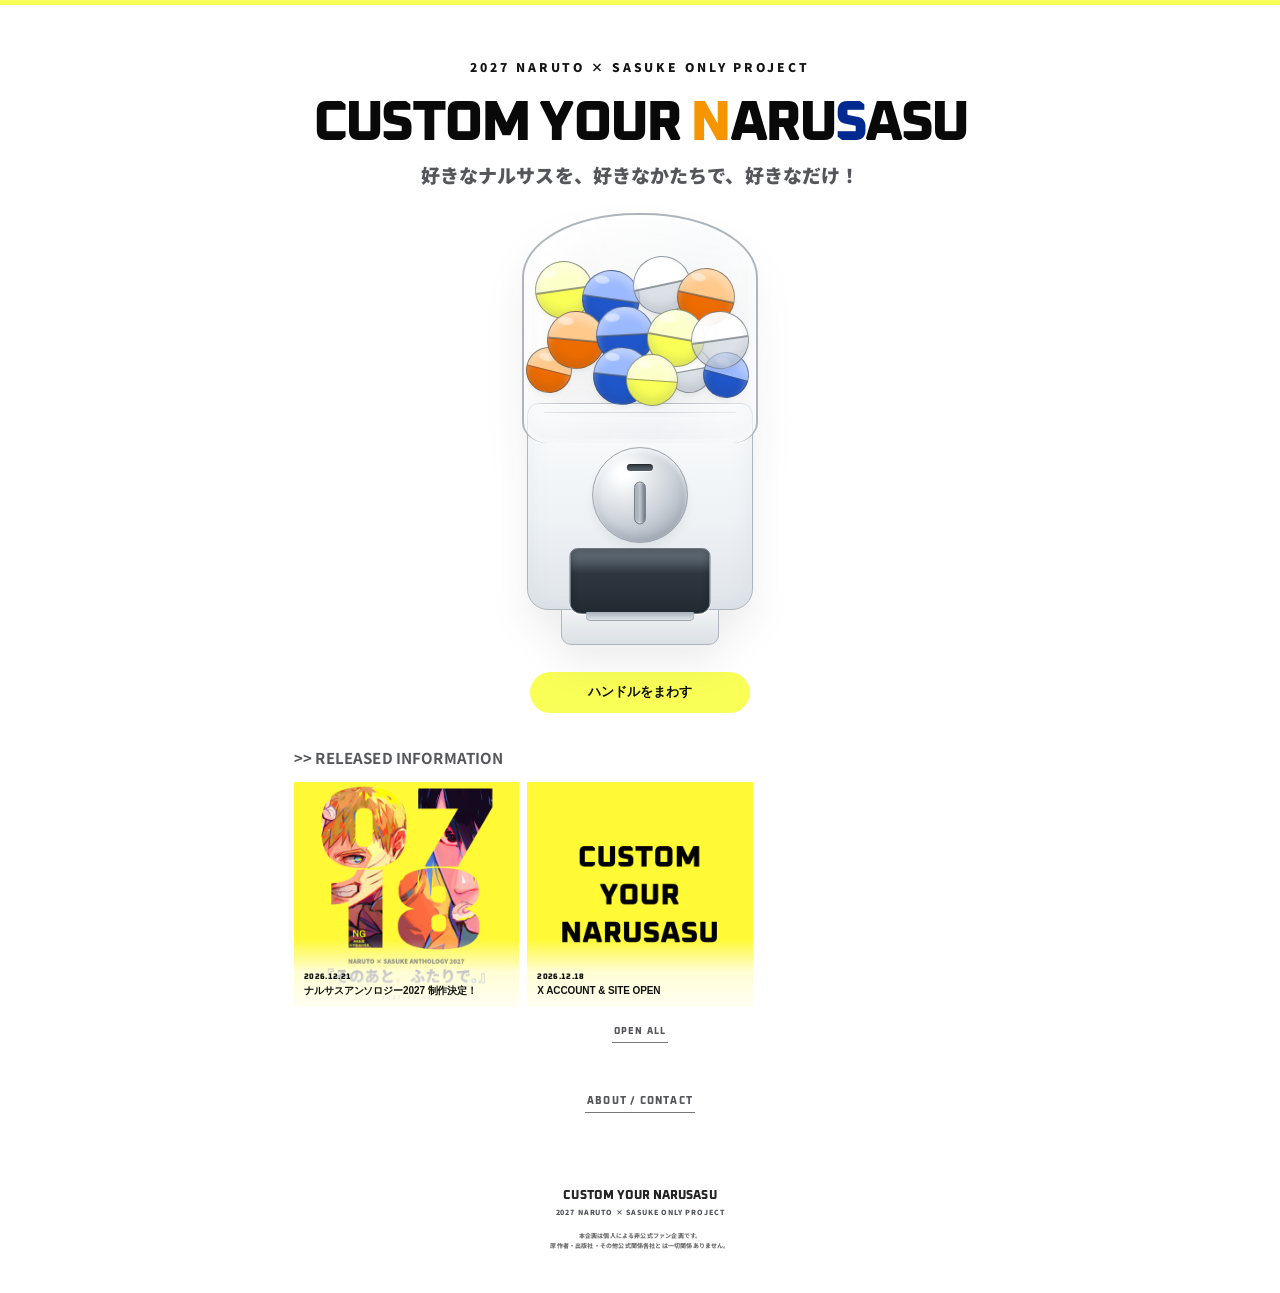
<file: index.html>
<!doctype html>
<html lang="ja">
<head>
  <link rel="icon" href="./assets/icons/cyns-top.png">
<link rel="apple-touch-icon" href="./assets/icons/cyns-top.png">
<meta charset="utf-8">
<meta name="viewport" content="width=device-width,initial-scale=1,viewport-fit=cover">
<meta name="theme-color" content="#F9FF57">
<meta name="description" content="2027 NARUTO × SASUKE ONLY PROJECT / CUSTOM YOUR NARUSASU">
<title>CUSTOM YOUR NARUSASU</title>
<link rel="preconnect" href="https://fonts.googleapis.com">
<link rel="preconnect" href="https://fonts.gstatic.com" crossorigin>
<link href="https://fonts.googleapis.com/css2?family=Noto+Sans+JP:wght@700;900&family=Oxanium:wght@700;800&display=swap" rel="stylesheet">
<link rel="stylesheet" href="./style.css">
</head>
<body>
<div class="intro" id="intro" aria-hidden="true"><div class="intro__white"></div></div>

<main class="site" id="site">
  <p class="kicker">2027 NARUTO × SASUKE ONLY PROJECT</p>

  <div class="logo-wrap">
    <h1 class="logo" id="mainLogo" aria-label="CUSTOM YOUR NARUSASU">
      <span class="custom-your">CUSTOM YOUR </span><span class="narusasu"><span class="n">N</span>ARU<span class="s">S</span>ASU</span>
    </h1>
  </div>

  <p class="tagline">好きなナルサスを、好きなかたちで、好きなだけ！</p>

  <section class="machine-zone" aria-label="Information gacha">
    <div class="machine" id="machine">
      <div class="chamber">
        <div class="capsule c-yellow c1"></div>
        <div class="capsule c-blue c2"></div>
        <div class="capsule c-clear c3"></div>
        <div class="capsule c-orange c4"></div>
        <div class="capsule c-orange c5"></div>
        <div class="capsule c-blue c6"></div>
        <div class="capsule c-yellow c7"></div>
        <div class="capsule c-clear c8"></div>
        <div class="capsule c-blue c9"></div>
        <div class="capsule capsule-sm c-orange c10"></div>
        <div class="capsule capsule-sm c-clear c11"></div>
        <div class="capsule capsule-md c-yellow c12"></div>
        <div class="capsule capsule-sm c-blue c13"></div>
      </div>
      <div class="machine-body"></div>
      <div class="operation-plate">
        <div class="coin-slot"></div>
        <div class="handle-axis" id="handle"></div>
      </div>
      <div class="delivery-slot"></div>
      <div class="foot"></div>
      <div class="drop-ball" id="dropBall"></div>
    </div>

    <button class="turn-button" id="turnButton" type="button">ハンドルをまわす</button>
  </section>

  <section class="release" aria-label="Released and next information">
    <h2 class="release-title">&gt;&gt; RELEASED INFORMATION</h2>
    <div id="releaseList"></div>
  </section>

  <div class="about-entry">
    <button class="about-link" id="aboutButton" type="button">ABOUT / CONTACT</button>
  </div>

  <footer class="footer">
    CUSTOM YOUR NARUSASU
    <span>2027 NARUTO × SASUKE ONLY PROJECT</span>
    <span class="footer-disclaimer">本企画は個人による非公式ファン企画です。<br>原作者・出版社・その他公式関係各社とは一切関係ありません。</span>
  </footer>
</main>

<div class="modal-overlay" id="modalOverlay" role="dialog" aria-modal="true" aria-labelledby="modalTitle" aria-hidden="true">
  <section class="modal" id="modalPanel">
    <div class="modal-top">
      <div class="modal-kicker" id="modalKicker">RELEASED INFORMATION</div>
      <button class="modal-x" id="modalClose" aria-label="閉じる" type="button">×</button>
    </div>
    <div id="modalContent"></div>
  </section>
</div>

<script src="./releases.js"></script>
<script src="./rally/circles.js"></script>
<script src="./rally/rally.js"></script>
<script src="./about.js?v=20261001-3"></script>
<script src="./app.js"></script>
</body>
</html>
</file>
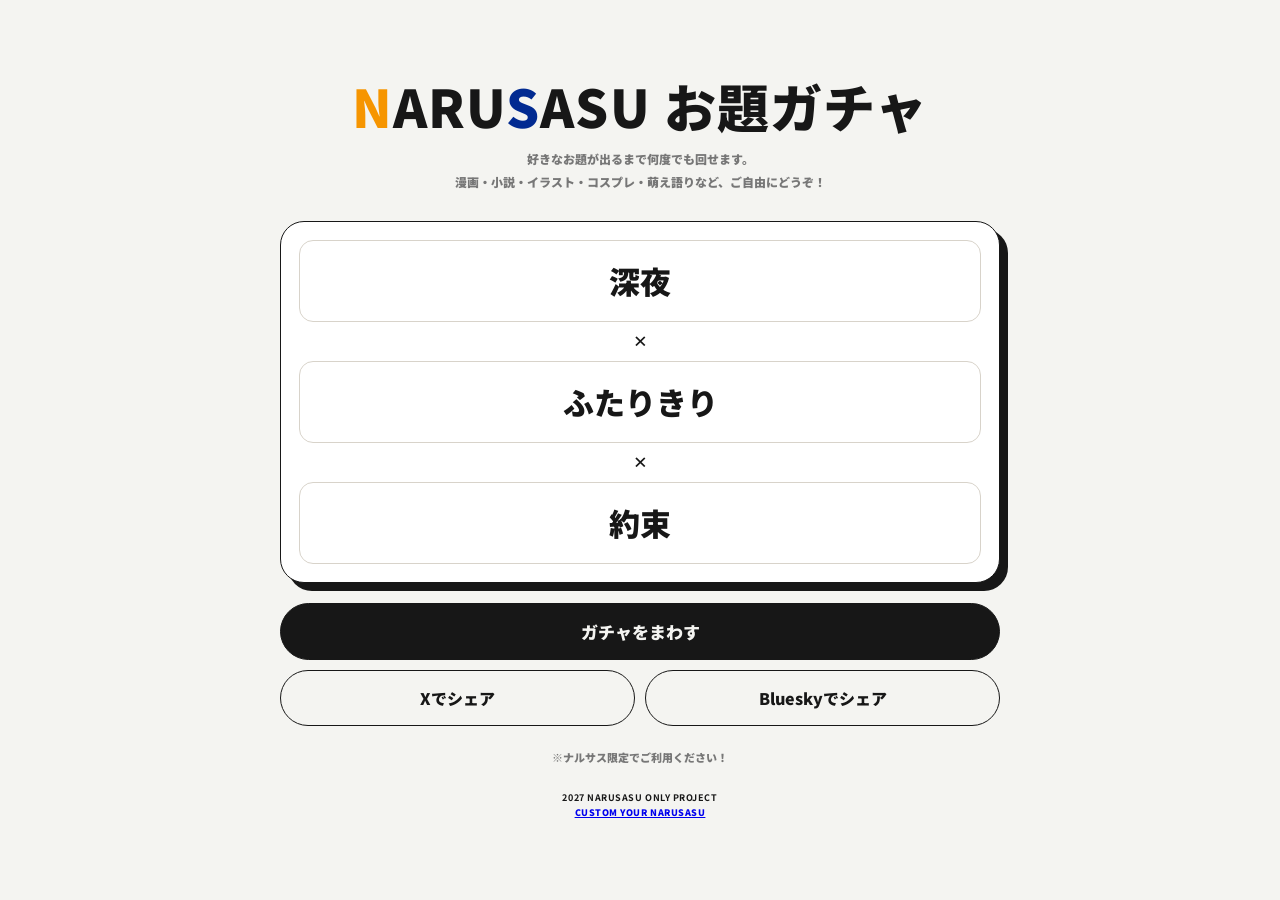
<file: gacha/index.html>
<!doctype html>
<html lang="ja">
<head>
  <link rel="icon" href="../assets/icons/prompt-gacha.png">
<link rel="apple-touch-icon" href="../assets/icons/prompt-gacha.png">
<meta charset="utf-8">
<meta name="viewport" content="width=device-width,initial-scale=1,viewport-fit=cover">
<meta name="theme-color" content="#f7f4ee">
<link rel="preconnect" href="https://fonts.googleapis.com">
<link rel="preconnect" href="https://fonts.gstatic.com" crossorigin>
<link href="https://fonts.googleapis.com/css2?family=Noto+Sans+JP:wght@700;900&display=swap" rel="stylesheet">
<title>NARUSASUお題ガチャ</title>
<meta property="og:title" content="NARUSASUお題ガチャ">
<meta property="og:description" content="好きなお題が出るまで何度でも回せます。漫画・小説・イラスト・コスプレ・萌え語りなど、ご自由にどうぞ！">
<meta property="og:type" content="website">
<style>
:root{--bg:#f4f4f1;--ink:#171717;--muted:#777;--line:#d8d3ca;--card:#ffffff;--orange:#f69500;--blue:#012a91}
*{box-sizing:border-box}
body{margin:0;min-height:100svh;background:var(--bg);color:var(--ink);font-family:"Noto Sans JP","Source Han Sans JP","Hiragino Sans","Yu Gothic",sans-serif;display:grid;place-items:center;padding:28px 18px;font-weight:900}
main{width:min(720px,100%);text-align:center}
.eyebrow{font-size:11px;letter-spacing:.22em;margin-bottom:10px}
h1{font-size:clamp(28px,7vw,52px);line-height:1;margin:0 0 10px;letter-spacing:.02em;font-weight:900}
.intro{color:var(--muted);line-height:1.8;margin:0 auto 28px;font-weight:900}
.intro-main{display:block;font-size:12px;margin-top:16px}
.intro-sub{display:block;font-size:12px;margin-top:2px}
.machine{border:1px solid var(--ink);border-radius:24px;padding:18px;background:var(--card);box-shadow:8px 8px 0 var(--ink)}
.slot{min-height:82px;border:1px solid var(--line);border-radius:14px;display:grid;place-items:center;padding:12px 10px;background:white;font-size:clamp(20px,5vw,31px);font-weight:900;line-height:1.35}
.x{font-family:Georgia,serif;font-style:italic;font-size:24px;padding:6px 0}
.actions{display:grid;gap:10px;margin-top:20px}
button,a.share{appearance:none;border:1px solid var(--ink);border-radius:999px;padding:15px 18px;font:inherit;font-weight:900;cursor:pointer;text-decoration:none;color:var(--ink);background:transparent}
#spin{background:var(--ink);color:var(--bg);font-size:17px}
.shares{display:grid;grid-template-columns:1fr 1fr;gap:10px}
.note{margin-top:22px;font-size:11px;color:var(--muted);line-height:1.8}
.credit{
  margin-top:22px;
  font-size:9px;
  line-height:1.7;
  color:var(--muted);
  text-align:center;
  letter-spacing:.06em;
}
.credit strong{
  display:block;
  color:var(--ink);
  font-weight:700;
}
.credit .url{
  display:block;
  word-break:break-all;
}
.logo-n{color:var(--orange)}
.logo-s{color:var(--blue)}
.flash{animation:pop .22s ease}
@keyframes pop{0%{transform:scale(.96);opacity:.45}100%{transform:scale(1);opacity:1}}
@media(max-width:430px){.machine{box-shadow:5px 5px 0 var(--ink)}.shares{grid-template-columns:1fr}}
</style>
</head>
<body>
<main>
  <h1><span class="logo-n">N</span>ARU<span class="logo-s">S</span>ASU お題ガチャ</h1>
  <p class="intro"><span class="intro-main">好きなお題が出るまで何度でも回せます。</span><span class="intro-sub">漫画・小説・イラスト・コスプレ・萌え語りなど、ご自由にどうぞ！</span></p>

  <section class="machine" aria-live="polite">
    <div class="slot" id="scene">深夜</div>
    <div class="x">×</div>
    <div class="slot" id="condition">ふたりきり</div>
    <div class="x">×</div>
    <div class="slot" id="keyword">約束</div>
  </section>

  <div class="actions">
    <button id="spin">ガチャをまわす</button>
    <div class="shares">
      <a class="share" id="shareX" target="_blank" rel="noopener">Xでシェア</a>
      <a class="share" id="shareBsky" target="_blank" rel="noopener">Blueskyでシェア</a>
    </div>
  </div>
  <p class="note">※ナルサス限定でご利用ください！</p>
  <div class="credit">
    <strong>2027 NARUSASU ONLY PROJECT</strong>
<a class="url" href="https://cyns2027.github.io/custom-your-narusasu/">
  CUSTOM YOUR NARUSASU
</a>
  </div>
</main>
<script>
const scenes = ["深夜", "夜明け前", "朝焼け", "早朝", "昼下がり", "夕暮れ", "真夜中", "午前二時", "寝起き", "眠れない夜", "雨の日", "雨上がり", "土砂降り", "初雪", "雪の日", "台風", "雷", "強い風", "快晴", "曇り空", "春", "桜の季節", "夏", "真夏", "夏の終わり", "秋", "冬", "年末", "年明け", "季節の変わり目", "帰り道", "待ち合わせ", "別れ際", "出発前", "帰ってきた日", "久しぶりの再会", "旅の途中", "遠出", "寄り道", "道に迷って", "休日", "休日前夜", "仕事終わり", "忙しい朝", "暇な午後", "予定のない日", "約束の日", "記念日", "誕生日", "大晦日", "祭り", "花火", "海", "川辺", "山の中", "公園", "屋上", "駅", "ホーム", "車の中", "電車の中", "台所", "食卓", "玄関", "ベッドの上", "ソファ", "風呂上がり", "コンビニ", "スーパー", "飲み屋", "誰もいない部屋", "人混み", "静かな場所", "知らない街", "懐かしい場所", "いつもの場所", "初めての場所", "逃げ場のない場所", "ふたりだけの場所", "墓前", "食事中", "買い物中", "散歩中", "移動中", "留守番", "看病", "徹夜", "酔った夜", "二日酔いの朝", "停電", "旅行", "お泊まり", "引っ越し", "大掃除", "喧嘩のあと", "大切な日の前夜", "何でもない一日", "世界が終わる日", "最後の日"];
const conditions = ["ふたりきり", "隣同士", "背中合わせ", "向かい合わせ", "離ればなれ", "すれ違い", "久しぶり", "いつも通り", "一緒に暮らしている", "離れて暮らしている", "喧嘩中", "仲直りしたばかり", "気まずい", "無言", "話が止まらない", "素直になれない", "言葉が足りない", "言いすぎた", "何も言えない", "言わなくてもわかる", "待っている", "待たせている", "追いかける", "追いかけられる", "探している", "見つけた", "見失った", "帰りたい", "帰したくない", "帰る場所がある", "会いたい", "会いたくない", "会えない", "会えた", "離れたい", "離れたくない", "触れたい", "触れられない", "近すぎる", "遠すぎる", "目が合う", "目を逸らす", "見つめている", "見られている", "背を向ける", "振り返る", "手を伸ばす", "手を離す", "手を繋ぐ", "肩を並べる", "片方だけ眠っている", "ふたりとも眠れない", "片方だけ酔っている", "ふたりとも酔っている", "片方だけ怒っている", "ふたりとも怒っている", "片方だけ笑っている", "ふたりとも笑っている", "泣いている", "泣けない", "疲れている", "怪我をしている", "熱がある", "腹が減っている", "寒がっている", "暑がっている", "眠そう", "機嫌が悪い", "機嫌がいい", "浮かれている", "隠し事がある", "嘘をついている", "勘違いしている", "何かを疑っている", "秘密を共有している", "約束を守っている", "約束を破った", "忘れている", "覚えている", "思い出している", "何かを決めた", "迷っている", "諦めかけている", "諦められない", "怖がっている", "安心している", "緊張している", "油断している", "嫉妬している", "心配している", "意地を張っている", "甘えている", "甘やかしている", "我慢している", "からかっている", "試している", "信じている", "信じられない", "同じことを考えている", "違うことを考えている"];
const keywords = ["約束", "名前", "手", "指", "傷", "傷跡", "体温", "声", "匂い", "髪", "目", "背中", "肩", "唇", "心臓", "涙", "笑顔", "寝顔", "横顔", "足音", "手紙", "写真", "鍵", "指輪", "時計", "傘", "靴", "服", "マグカップ", "歯ブラシ", "枕", "毛布", "花", "本", "財布", "切符", "レシート", "メモ", "プレゼント", "忘れ物", "朝ごはん", "晩ごはん", "弁当", "コーヒー", "酒", "水", "甘いもの", "好物", "苦手なもの", "最後の一口", "雨", "雪", "月", "星", "太陽", "空", "雲", "海", "火", "風", "光", "影", "色", "音", "季節", "距離", "時間", "記憶", "夢", "過去", "未来", "秘密", "嘘", "本音", "言い訳", "勘違い", "後悔", "願い", "選択", "答え", "居場所", "帰る場所", "約束の場所", "ふるさと", "家", "道", "境界線", "半分", "お揃い", "片方", "初めて", "二度目", "最後", "永遠", "一瞬", "昔の話", "明日の話", "くだらない話", "言えなかったこと", "愛"];
const $ = id => document.getElementById(id);
const pick = a => a[Math.floor(Math.random()*a.length)];

function currentText(){
  const pageUrl = window.location.origin + window.location.pathname;
  return `━━━ ∙ʚ NARUSASUお題ガチャɞ∙ ━━━

『 ${$("scene").textContent} × ${$("condition").textContent} × ${$("keyword").textContent} 』

#ナルサスお題ガチャ #ナルサス

引いてみる：${pageUrl}

━━━━━━━ ∙ʚ🍥🍅ɞ∙ ━━━━━━━`;
}
function updateShare(){
  const text = currentText();
  $("shareX").href = "https://twitter.com/intent/tweet?text="+encodeURIComponent(text);
  $("shareBsky").href = "https://bsky.app/intent/compose?text="+encodeURIComponent(text);
}
function spin(){
  [["scene",scenes],["condition",conditions],["keyword",keywords]].forEach(([id,a])=>{
    const el=$(id); el.textContent=pick(a); el.classList.remove("flash"); void el.offsetWidth; el.classList.add("flash");
  });
  updateShare();
}
$("spin").addEventListener("click",spin);
updateShare();
</script>
</body>
</html>
</file>
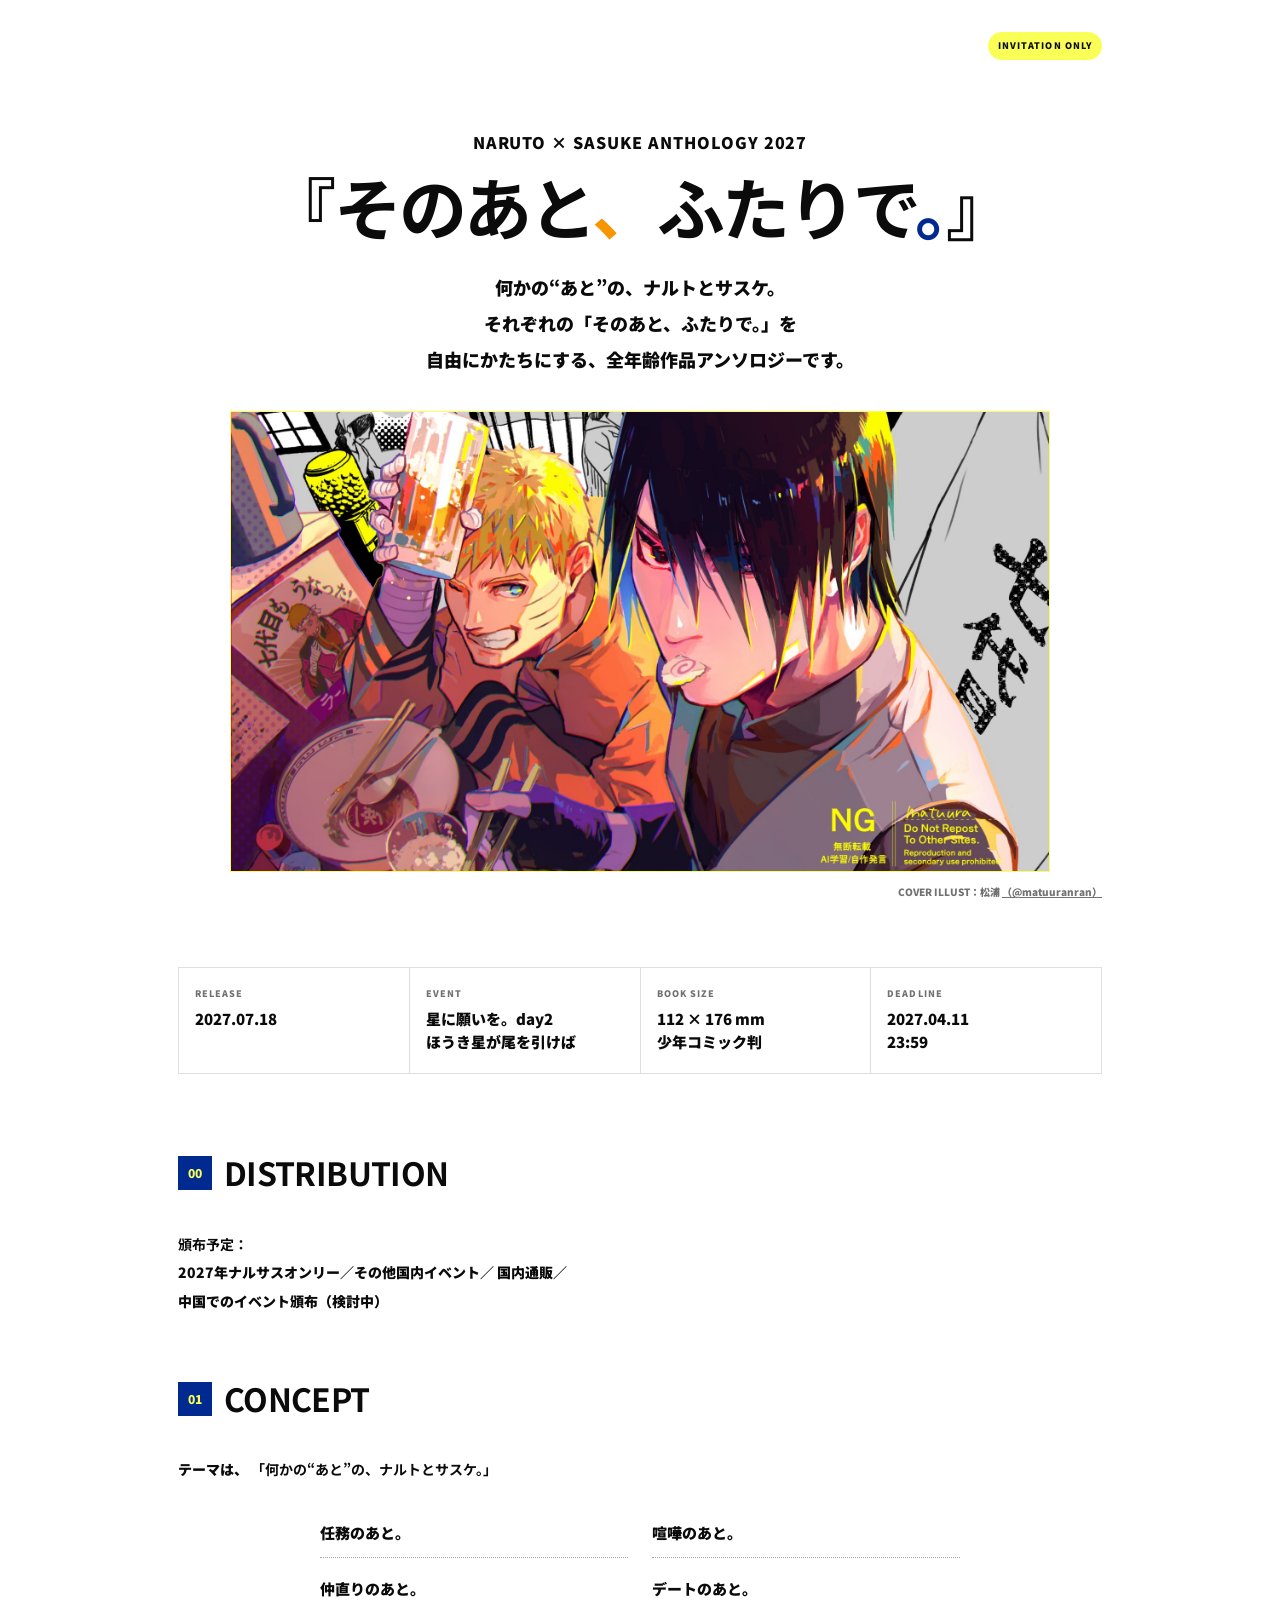
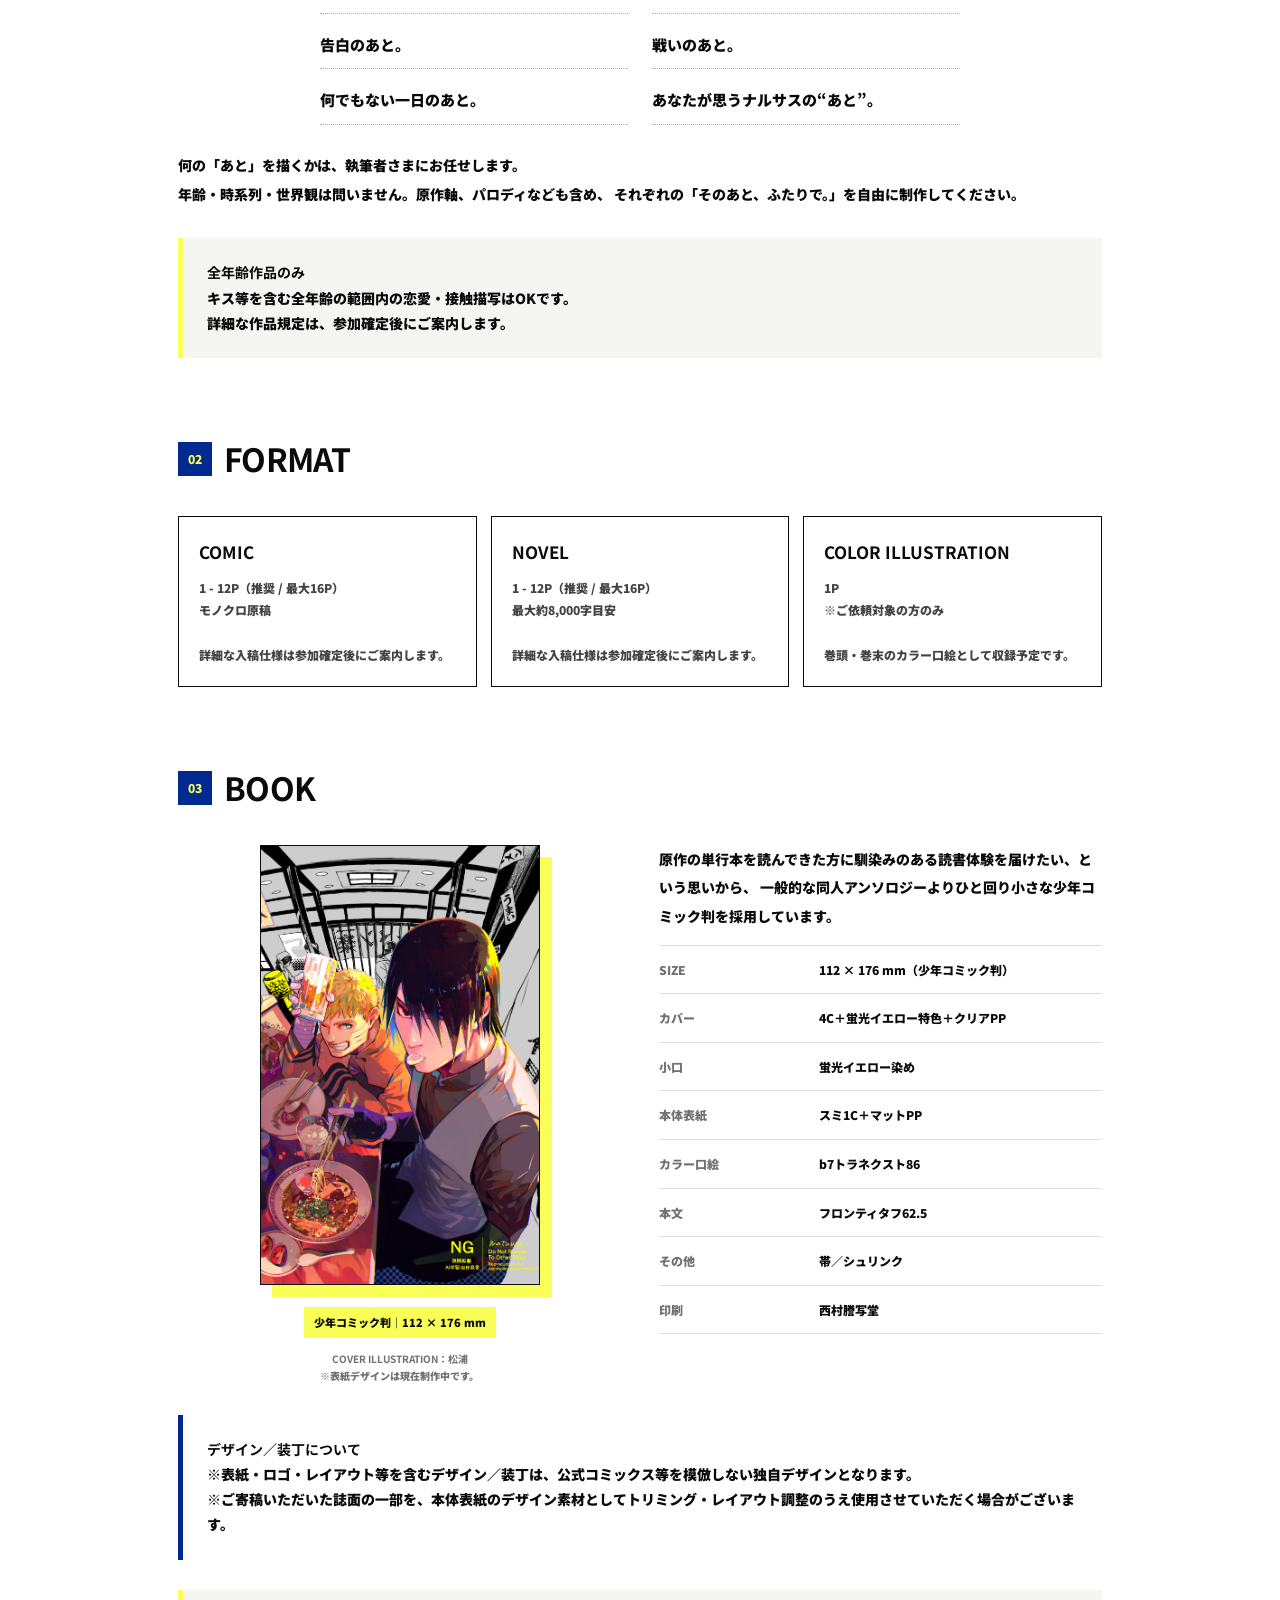
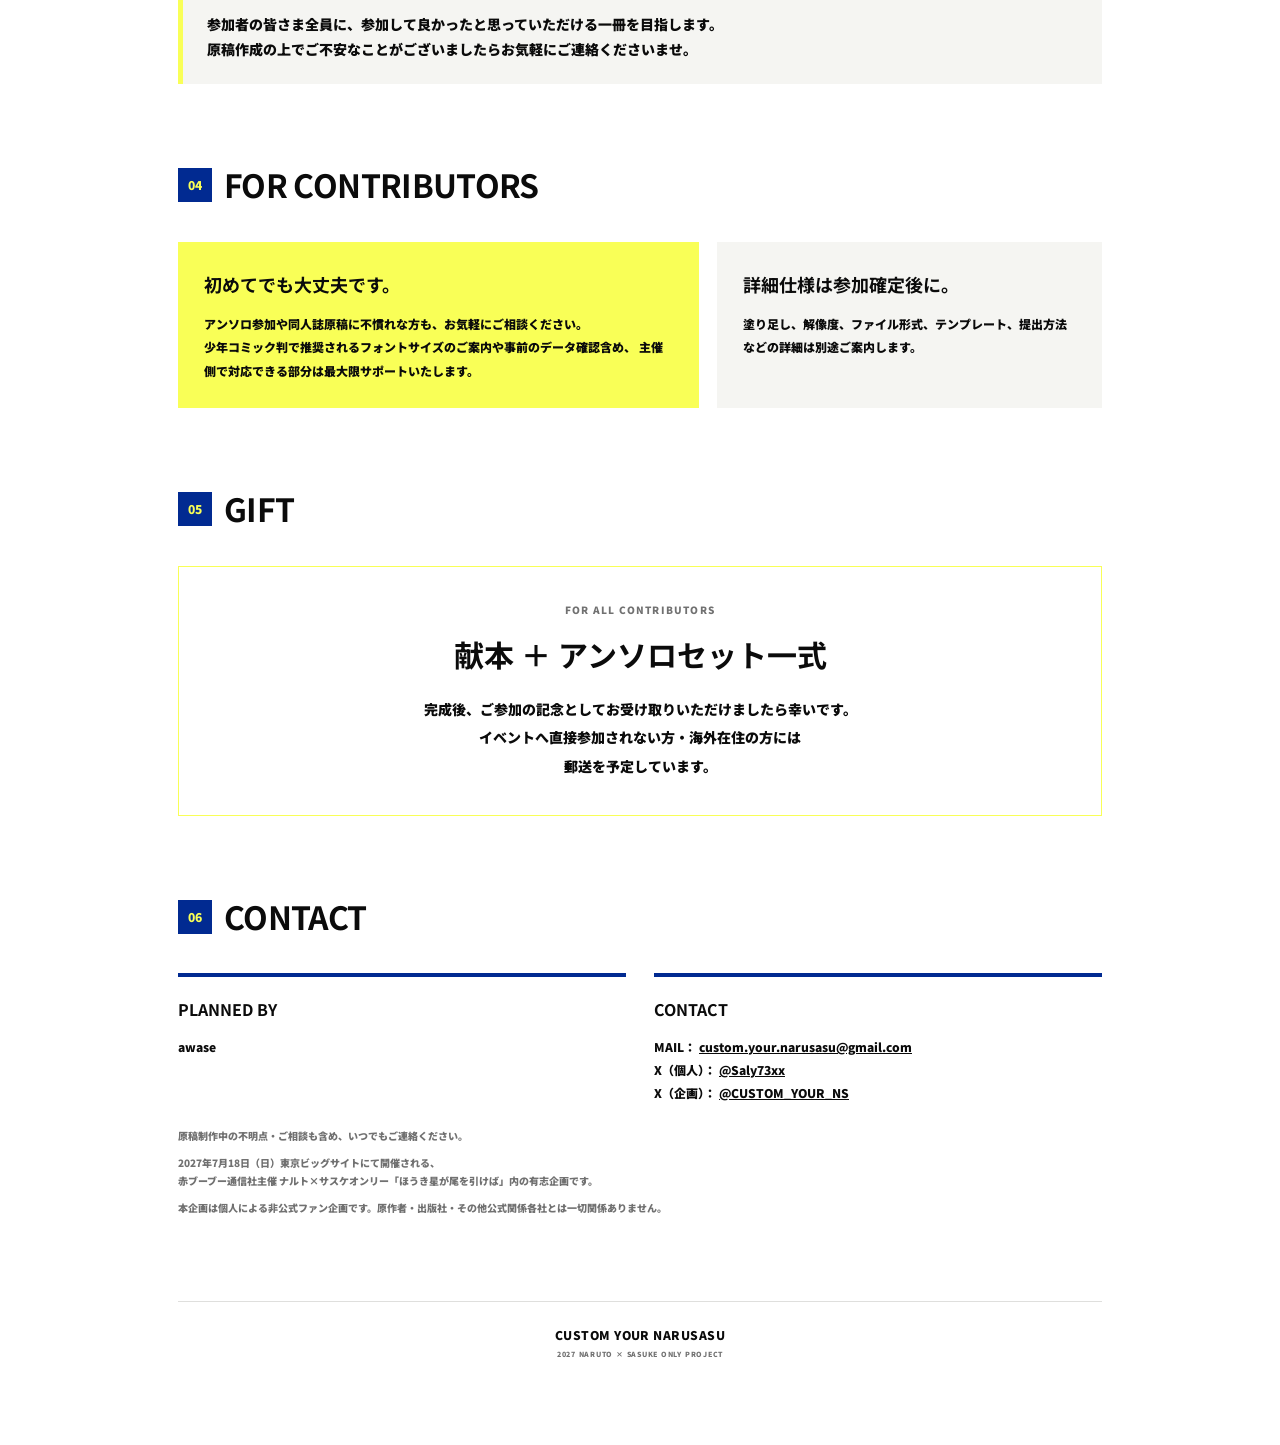
<file: anthology/invitation/index.html>
<!doctype html>
<html lang="ja">
<head>
<meta charset="utf-8">
<meta name="viewport" content="width=device-width,initial-scale=1,viewport-fit=cover">
<meta name="robots" content="noindex,nofollow,noarchive">
<title>『そのあと、ふたりで。』｜NARUTO × SASUKE ANTHOLOGY 2027</title>

<link rel="preconnect" href="https://fonts.googleapis.com">
<link rel="preconnect" href="https://fonts.gstatic.com" crossorigin>
<link href="https://fonts.googleapis.com/css2?family=Noto+Sans+JP:wght@700;900&display=swap" rel="stylesheet">

<style>
:root{
  --ink:#0b0b0b;
  --muted:#717171;
  --line:#dfdfdd;
  --soft:#f5f5f2;
  --yellow:#F9FF57;
  --orange:#f69500;
  --blue:#012a91;
  --white:#fff;
}

*{box-sizing:border-box}

html{
  scroll-behavior:smooth;
  background:#fff;
}

body{
  margin:0;
  color:var(--ink);
  background:#fff;
  font-family:"Source Han Sans JP","源ノ角ゴシック JP","Noto Sans JP","Hiragino Kaku Gothic ProN","Yu Gothic",sans-serif;
  font-weight:900;
  line-height:1.8;
  line-break:strict;
  word-break:normal;
  overflow-wrap:anywhere;
}

a{color:inherit}
button{font:inherit}

.page{
  width:min(100%,980px);
  margin:0 auto;
  padding:28px 28px 84px;
}

.topbar{
  display:flex;
  justify-content:space-between;
  align-items:center;
  gap:20px;
  padding:4px 0 22px;
  font-size:11px;
  letter-spacing:.11em;
}

.brand{white-space:nowrap}

.invite-label{
  display:inline-flex;
  align-items:center;
  padding:6px 10px;
  background:var(--yellow);
  border-radius:999px;
  font-size:9px;
  letter-spacing:.12em;
}

.hero{
  padding:46px 0 56px;
  text-align:center;
}

.eyebrow{
  margin:0 0 10px;
  font-size:clamp(12px,1.7vw,16px);
  letter-spacing:.06em;
}

.title{
  margin:0;
  text-wrap:balance;
  white-space:nowrap;
  font-size:clamp(34px,6vw,68px);
  line-height:1.15;
  letter-spacing:-.04em;
}

.title .dot-orange{color:var(--orange)}
.title .dot-blue{color:var(--blue)}

.lead{
  width:min(100%,680px);
  text-wrap:pretty;
  margin:24px auto 0;
  font-size:clamp(14px,2vw,18px);
  line-height:2;
}

.kv{
  position:relative;
  width:min(100%,820px);
  aspect-ratio:16/9;
  margin:34px auto 0;
  border:1px solid var(--yellow);
  background:
    linear-gradient(135deg,rgba(255,247,0,.08),rgba(1,42,145,.025)),
    #fafafa;
  display:grid;
  place-items:center;
  overflow:hidden;
}

.kv::before,
.kv::after{
  display:none;
}

.kv-img{
  width:100%;
  height:100%;
  object-fit:cover;
  display:block;
}

.quick{
  display:grid;
  grid-template-columns:repeat(4,1fr);
  gap:1px;
  margin:0 0 70px;
  background:var(--line);
  border:1px solid var(--line);
}

.quick-item{
  background:#fff;
  padding:18px 16px 20px;
}

.quick-label{
  color:var(--muted);
  font-size:9px;
  letter-spacing:.12em;
  margin-bottom:4px;
}

.quick-value{
  font-size:15px;
  line-height:1.55;
}

.section{
  margin:0 0 72px;
}

.section-head{
  display:flex;
  align-items:center;
  gap:12px;
  margin-bottom:28px;
}

.section-num{
  display:inline-grid;
  place-items:center;
  width:34px;
  height:34px;
  background:var(--blue);
  color:var(--yellow);
  font-size:12px;
}

.section-title{
  margin:0;
  text-wrap:balance;
  font-size:clamp(22px,3.2vw,32px);
  letter-spacing:-.02em;
}

.section-copy{
  font-size:14px;
  text-wrap:pretty;
  line-height:2.05;
}

.after-list{
  display:grid;
  grid-template-columns:repeat(2,minmax(0,1fr));
  gap:8px 24px;
  width:min(100%,640px);
  margin:26px auto;
  padding:0;
  list-style:none;
}

.after-list li{
  padding:8px 0;
  border-bottom:1px dotted #aaa;
  font-size:15px;
}

.callout{
  margin-top:30px;
  padding:22px 24px;
  border-left:5px solid var(--yellow);
  background:var(--soft);
  font-size:14px;
}

.format-grid{
  display:grid;
  grid-template-columns:repeat(3,1fr);
  gap:14px;
}

.format-card{
  border:1px solid var(--ink);
  padding:20px;
  min-height:155px;
}

.format-card h3{
  margin:0 0 10px;
  font-size:17px;
}

.format-card p{
  margin:0;
  color:#444;
  font-size:12px;
  line-height:1.85;
}

.book{
  display:grid;
  grid-template-columns:1fr 1fr;
  gap:38px;
  align-items:start;
}

.book-visual-wrap{
  justify-self:center;
  width:min(100%,300px);
  text-align:center;
}

.book-visual{
  position:relative;
  aspect-ratio:112/176;
  width:min(100%,280px);
  margin:0 auto;
  border:1px solid var(--ink);
  box-shadow:12px 12px 0 var(--yellow);
  display:grid;
  place-items:center;
  text-align:center;
  overflow:hidden;
  background:
    linear-gradient(135deg,rgba(249,255,87,.16),rgba(1,42,145,.03)),
    #fafafa;
}

.book-visual::before{
  display:none;
}

.book-cover-img{
  width:100%;
  height:100%;
  object-fit:cover;
  display:block;
}

.book-size-label{
  display:inline-flex;
  align-items:center;
  justify-content:center;
  gap:8px;
  margin:22px auto 0;
  padding:8px 10px;
  background:var(--yellow);
  font-size:11px;
  line-height:1.4;
  text-align:center;
}

.book-credit{
  margin-top:12px;
  font-size:10px;
  line-height:1.75;
  color:var(--muted);
  text-align:center;
}

.specs{
  display:grid;
  gap:0;
  border-top:1px solid var(--line);
}

.spec-row{
  display:grid;
  grid-template-columns:140px 1fr;
  gap:20px;
  padding:13px 0;
  border-bottom:1px solid var(--line);
  font-size:12px;
}

.spec-key{color:var(--muted)}

.support{
  display:grid;
  grid-template-columns:1.15fr .85fr;
  gap:18px;
}

.support-card{
  padding:26px;
  background:var(--soft);
}

.support-card.yellow{
  background:var(--yellow);
}

.support-card h3{
  margin:0 0 12px;
  font-size:18px;
}

.support-card p{
  margin:0;
  font-size:12px;
  line-height:1.95;
}

.gift{
  padding:34px;
  border:1px solid var(--yellow);
  text-align:center;
}

.gift-kicker{
  font-size:10px;
  color:var(--muted);
  letter-spacing:.12em;
}

.gift strong{
  display:block;
  margin-top:8px;
  font-size:clamp(20px,3vw,30px);
}

.contact{
  display:grid;
  grid-template-columns:1fr 1fr;
  gap:28px;
}

.contact-card{
  border-top:4px solid var(--blue);
  padding-top:18px;
}

.contact-card h3{
  margin:0 0 12px;
  font-size:16px;
}

.contact-card p{
  margin:0;
  font-size:12px;
  line-height:1.9;
}

.note{
  margin-top:22px;
  color:var(--muted);
  font-size:10px;
  line-height:1.9;
}

.contact-notes{
  margin-top:22px;
  color:var(--muted);
  font-size:10px;
  line-height:1.8;
}

.contact-notes p{
  margin:0 0 9px;
  font-size:inherit;
  line-height:inherit;
}

.contact-notes p:last-child{
  margin-bottom:0;
}

.footer{
  margin-top:84px;
  padding-top:22px;
  border-top:1px solid var(--line);
  text-align:center;
}

.footer-main{
  font-size:12px;
  letter-spacing:.04em;
}

.footer-sub{
  margin-top:3px;
  font-size:7px;
  color:var(--muted);
  letter-spacing:.11em;
}

/* public conversion hooks */
.public-only{display:none}

body.public-mode .invite-only{
  display:none!important;
}

body.public-mode .public-only{
  display:block;
}

@media(max-width:720px){

  .page{
    padding:18px 16px 56px;
  }

  .topbar{
    align-items:flex-start;
    gap:12px;
    padding-bottom:16px;
    font-size:9px;
  }

  .invite-label{
    font-size:8px;
    padding:5px 8px;
  }

  .hero{
    padding:26px 0 34px;
  }

  .eyebrow{
    font-size:10px;
    line-height:1.5;
    letter-spacing:.045em;
  }

  .title{
    font-size:clamp(24px,7.4vw,36px);
    line-height:1.22;
    letter-spacing:-.04em;
    white-space:nowrap;
  }

  .lead{
    margin-top:18px;
    font-size:12px;
    line-height:1.9;
  }

  .kv{
    margin-top:26px;
  }

  .quick{
    grid-template-columns:1fr 1fr;
    margin-bottom:48px;
  }

  .quick-item{
    padding:14px 12px 16px;
  }

  .quick-label{
    font-size:8px;
  }

  .quick-value{
    font-size:12px;
    line-height:1.55;
  }

  .section{
    margin-bottom:50px;
  }

  .section-head{
    gap:10px;
    margin-bottom:20px;
  }

  .section-num{
    width:30px;
    height:30px;
    font-size:10px;
  }

  .section-title{
    font-size:20px;
    line-height:1.25;
  }

  .section-copy{
    font-size:12px;
    line-height:1.95;
  }

  .after-list{
    grid-template-columns:1fr;
    gap:4px;
    margin:20px auto;
  }

  .after-list li{
    padding:6px 0;
    font-size:12px;
  }

  .callout{
    margin-top:22px;
    padding:18px 18px;
    font-size:12px;
    line-height:1.9;
  }

  .format-grid{
    grid-template-columns:1fr;
  }

  .format-card{
    padding:17px;
    min-height:auto;
  }

  .format-card h3{
    font-size:15px;
  }

  .format-card p{
    font-size:11px;
    line-height:1.85;
  }

  .book,
  .support,
  .contact{
    grid-template-columns:1fr;
  }

  .book{
    gap:28px;
  }

  .book-visual-wrap{
    width:min(82vw,250px);
  }

  .book-visual{
    width:min(76vw,230px);
  }

  .book-size-label{
    font-size:10px;
    margin-top:18px;
  }

  .book-credit{
    font-size:9px;
  }

  .spec-row{
    grid-template-columns:92px 1fr;
    gap:12px;
    padding:11px 0;
    font-size:11px;
  }

  .support-card{
    padding:20px;
  }

  .support-card h3{
    font-size:16px;
  }

  .support-card p{
    font-size:11px;
    line-height:1.9;
  }

  .gift{
    padding:26px 18px;
  }

  .gift-kicker{
    font-size:8px;
  }

  .gift strong{
    font-size:19px;
  }

  .contact{
    gap:20px;
  }

  .contact-card h3{
    font-size:14px;
  }

  .contact-card p{
    font-size:11px;
  }

  .note,
  .contact-notes{
    font-size:9px;
  }

  .footer{
    margin-top:64px;
  }
}
</style>
</head>

<body>
<main class="page">

  <header class="topbar">
    <div class="brand"></div>
    <div class="invite-label invite-only">INVITATION ONLY</div>
    <div class="public-only">ANTHOLOGY</div>
  </header>

  <section class="hero">

    <p class="eyebrow">NARUTO × SASUKE ANTHOLOGY 2027</p>

    <h1 class="title">
      『そのあと<span class="dot-orange">、</span>ふたりで<span class="dot-blue">。</span>』
    </h1>

    <p class="lead">
      何かの“あと”の、ナルトとサスケ。<br>
      それぞれの「そのあと、ふたりで。」を<br>
      自由にかたちにする、全年齢作品アンソロジーです。
    </p>

    <div class="kv">
      <img
        class="kv-img"
        src="assets/KV_CYNS2027_wide.jpeg"
        alt="CUSTOM YOUR NARUSASU キービジュアル"
      >
    </div>

   <p class="note" style="text-align:right;margin-top:10px">
  COVER ILLUST：松浦
  <a href="https://x.com/matuuranran" target="_blank" rel="noopener">
    （@matuuranran）
  </a>
</p>

  </section>

  <section class="quick">

    <div class="quick-item">
      <div class="quick-label">RELEASE</div>
      <div class="quick-value">2027.07.18</div>
    </div>

    <div class="quick-item">
      <div class="quick-label">EVENT</div>
      <div class="quick-value">
        星に願いを。day2<br>
        ほうき星が尾を引けば
      </div>
    </div>

    <div class="quick-item">
      <div class="quick-label">BOOK SIZE</div>
      <div class="quick-value">
        112 × 176 mm<br>
        少年コミック判
      </div>
    </div>

    <div class="quick-item">
      <div class="quick-label">DEADLINE</div>
      <div class="quick-value">
        2027.04.11<br>
        23:59
      </div>
    </div>

  </section>

  <section class="section" style="margin-bottom:54px">

    <div class="section-head">
      <span class="section-num">00</span>
      <h2 class="section-title">DISTRIBUTION</h2>
    </div>

    <div class="section-copy">
      <p>
        <strong>頒布予定：</strong><br>
        2027年ナルサスオンリー／その他国内イベント／
        <span style="white-space:nowrap">国内通販／</span><br>
        中国でのイベント頒布（検討中）
      </p>
    </div>

  </section>

  <section class="section">

    <div class="section-head">
      <span class="section-num">01</span>
      <h2 class="section-title">CONCEPT</h2>
    </div>

    <div class="section-copy">

      <p>
        テーマは、
        <strong>「何かの“あと”の、ナルトとサスケ。」</strong>
      </p>

      <ul class="after-list">
        <li>任務のあと。</li>
        <li>喧嘩のあと。</li>
        <li>仲直りのあと。</li>
        <li>デートのあと。</li>
        <li>告白のあと。</li>
        <li>戦いのあと。</li>
        <li>何でもない一日のあと。</li>
        <li>あなたが思うナルサスの“あと”。</li>
      </ul>

      <p>
        何の「あと」を描くかは、執筆者さまにお任せします。<br>
        年齢・時系列・世界観は問いません。原作軸、パロディなども含め、
        それぞれの「そのあと、ふたりで。」を自由に制作してください。
      </p>

    </div>

    <div class="callout">
      <strong>全年齢作品のみ</strong><br>
      キス等を含む全年齢の範囲内の恋愛・接触描写はOKです。<br>
      詳細な作品規定は、参加確定後にご案内します。
    </div>

  </section>

  <section class="section">

    <div class="section-head">
      <span class="section-num">02</span>
      <h2 class="section-title">FORMAT</h2>
    </div>

    <div class="format-grid">

      <article class="format-card">
        <h3>COMIC</h3>
        <p>
          1 - 12P（推奨 / 最大16P）<br>
          モノクロ原稿<br><br>
          詳細な入稿仕様は参加確定後にご案内します。
        </p>
      </article>

      <article class="format-card">
        <h3>NOVEL</h3>
        <p>
          1 - 12P（推奨 / 最大16P）<br>
          最大約8,000字目安<br><br>
          詳細な入稿仕様は参加確定後にご案内します。
        </p>
      </article>

      <article class="format-card">
        <h3>COLOR ILLUSTRATION</h3>
        <p>
          1P<br>
          ※ご依頼対象の方のみ<br><br>
          巻頭・巻末のカラー口絵として収録予定です。
        </p>
      </article>

    </div>

  </section>

  <section class="section">

    <div class="section-head">
      <span class="section-num">03</span>
      <h2 class="section-title">BOOK</h2>
    </div>

    <div class="book">

      <div class="book-visual-wrap">

        <div class="book-visual">
          <img
            class="book-cover-img"
            src="assets/KV_CYNS2027.jpeg"
            alt="『そのあと、ふたりで。』カバーイラスト"
          >
        </div>

        <div class="book-size-label">
          少年コミック判｜112 × 176 mm
        </div>

        <div class="book-credit">
          <strong>COVER ILLUSTRATION：松浦</strong><br>
          ※表紙デザインは現在制作中です。
        </div>

      </div>

      <div>

        <p class="section-copy" style="margin-top:0">
          原作の単行本を読んできた方に馴染みのある読書体験を届けたい、という思いから、
          一般的な同人アンソロジーよりひと回り小さな少年コミック判を採用しています。
        </p>

        <div class="specs">

          <div class="spec-row">
            <span class="spec-key">SIZE</span>
            <span>112 × 176 mm（少年コミック判）</span>
          </div>

          <div class="spec-row">
            <span class="spec-key">カバー</span>
            <span>4C＋蛍光イエロー特色＋クリアPP</span>
          </div>

          <div class="spec-row">
            <span class="spec-key">小口</span>
            <span>蛍光イエロー染め</span>
          </div>

          <div class="spec-row">
            <span class="spec-key">本体表紙</span>
            <span>スミ1C＋マットPP</span>
          </div>

          <div class="spec-row">
            <span class="spec-key">カラー口絵</span>
            <span>b7トラネクスト86</span>
          </div>

          <div class="spec-row">
            <span class="spec-key">本文</span>
            <span>フロンティタフ62.5</span>
          </div>

          <div class="spec-row">
            <span class="spec-key">その他</span>
            <span>帯／シュリンク</span>
          </div>

          <div class="spec-row">
            <span class="spec-key">印刷</span>
            <span>西村謄写堂</span>
          </div>

        </div>

      </div>

    </div>

    <div class="callout" style="border-left-color:var(--blue);background:#fff">
      <strong>デザイン／装丁について</strong><br>
      ※表紙・ロゴ・レイアウト等を含むデザイン／装丁は、公式コミックス等を模倣しない独自デザインとなります。<br>
      ※ご寄稿いただいた誌面の一部を、本体表紙のデザイン素材としてトリミング・レイアウト調整のうえ使用させていただく場合がございます。
    </div>

    <div class="callout">
      参加者の皆さま全員に、参加して良かったと思っていただける一冊を目指します。<br>
      原稿作成の上でご不安なことがございましたらお気軽にご連絡くださいませ。
    </div>

  </section>

  <section class="section invite-only">

    <div class="section-head">
      <span class="section-num">04</span>
      <h2 class="section-title">FOR CONTRIBUTORS</h2>
    </div>

    <div class="support">

      <article class="support-card yellow">
        <h3>初めてでも大丈夫です。</h3>
        <p>
          アンソロ参加や同人誌原稿に不慣れな方も、お気軽にご相談ください。<br>
          少年コミック判で推奨されるフォントサイズのご案内や事前のデータ確認含め、
          主催側で対応できる部分は最大限サポートいたします。
        </p>
      </article>

      <article class="support-card">
        <h3>詳細仕様は参加確定後に。</h3>
        <p>
          塗り足し、解像度、ファイル形式、テンプレート、提出方法などの詳細は別途ご案内します。
        </p>
      </article>

    </div>

  </section>

  <section class="section invite-only">

    <div class="section-head">
      <span class="section-num">05</span>
      <h2 class="section-title">GIFT</h2>
    </div>

    <div class="gift">

      <div class="gift-kicker">
        FOR ALL CONTRIBUTORS
      </div>

      <strong>
        献本 ＋ アンソロセット一式
      </strong>

      <p class="section-copy" style="margin-bottom:0">
        完成後、ご参加の記念としてお受け取りいただけましたら幸いです。<br>
        イベントへ直接参加されない方・海外在住の方には<br>
        郵送を予定しています。
      </p>

    </div>

  </section>

  <section class="section invite-only">

    <div class="section-head">
      <span class="section-num">06</span>
      <h2 class="section-title">CONTACT</h2>
    </div>

    <div class="contact">

      <div class="contact-card">
        <h3>PLANNED BY</h3>
        <p>
          awase
        </p>
      </div>

      <div class="contact-card">

        <h3>CONTACT</h3>

        <p>
          MAIL：
          <a href="mailto:custom.your.narusasu@gmail.com">
            custom.your.narusasu@gmail.com
          </a><br>

          X（個人）：
          <a href="https://x.com/Saly73xx" target="_blank" rel="noopener">
            @Saly73xx
          </a><br>

          X（企画）：
          <a href="https://x.com/CUSTOM_YOUR_NS" target="_blank" rel="noopener">
            @CUSTOM_YOUR_NS
          </a>
        </p>

      </div>

    </div>

    <div class="contact-notes">

      <p>
        原稿制作中の不明点・ご相談も含め、いつでもご連絡ください。
      </p>

      <p>
        2027年7月18日（日）東京ビッグサイトにて開催される、<br>
        赤ブーブー通信社主催 ナルト×サスケオンリー「ほうき星が尾を引けば」内の有志企画です。
      </p>

      <p>
        本企画は個人による非公式ファン企画です。原作者・出版社・その他公式関係各社とは一切関係ありません。
      </p>

    </div>

  </section>

  <!--
    2027年5月の一般公開時に表示する枠。
    body に class="public-mode" を追加すると
    invite-only が消え、public-only が表示されます。
  -->

  <section class="section public-only">

    <div class="section-head">
      <span class="section-num">04</span>
      <h2 class="section-title">CONTRIBUTORS</h2>
    </div>

    <div class="callout">
      2027年5月公開時：執筆者 × テーマ一覧をここへ差し替え。
    </div>

  </section>

  <footer class="footer">
    <div class="footer-main">
      CUSTOM YOUR NARUSASU
    </div>
    <div class="footer-sub">
      2027 NARUTO × SASUKE ONLY PROJECT
    </div>
  </footer>

</main>
</body>
</html>
</file>
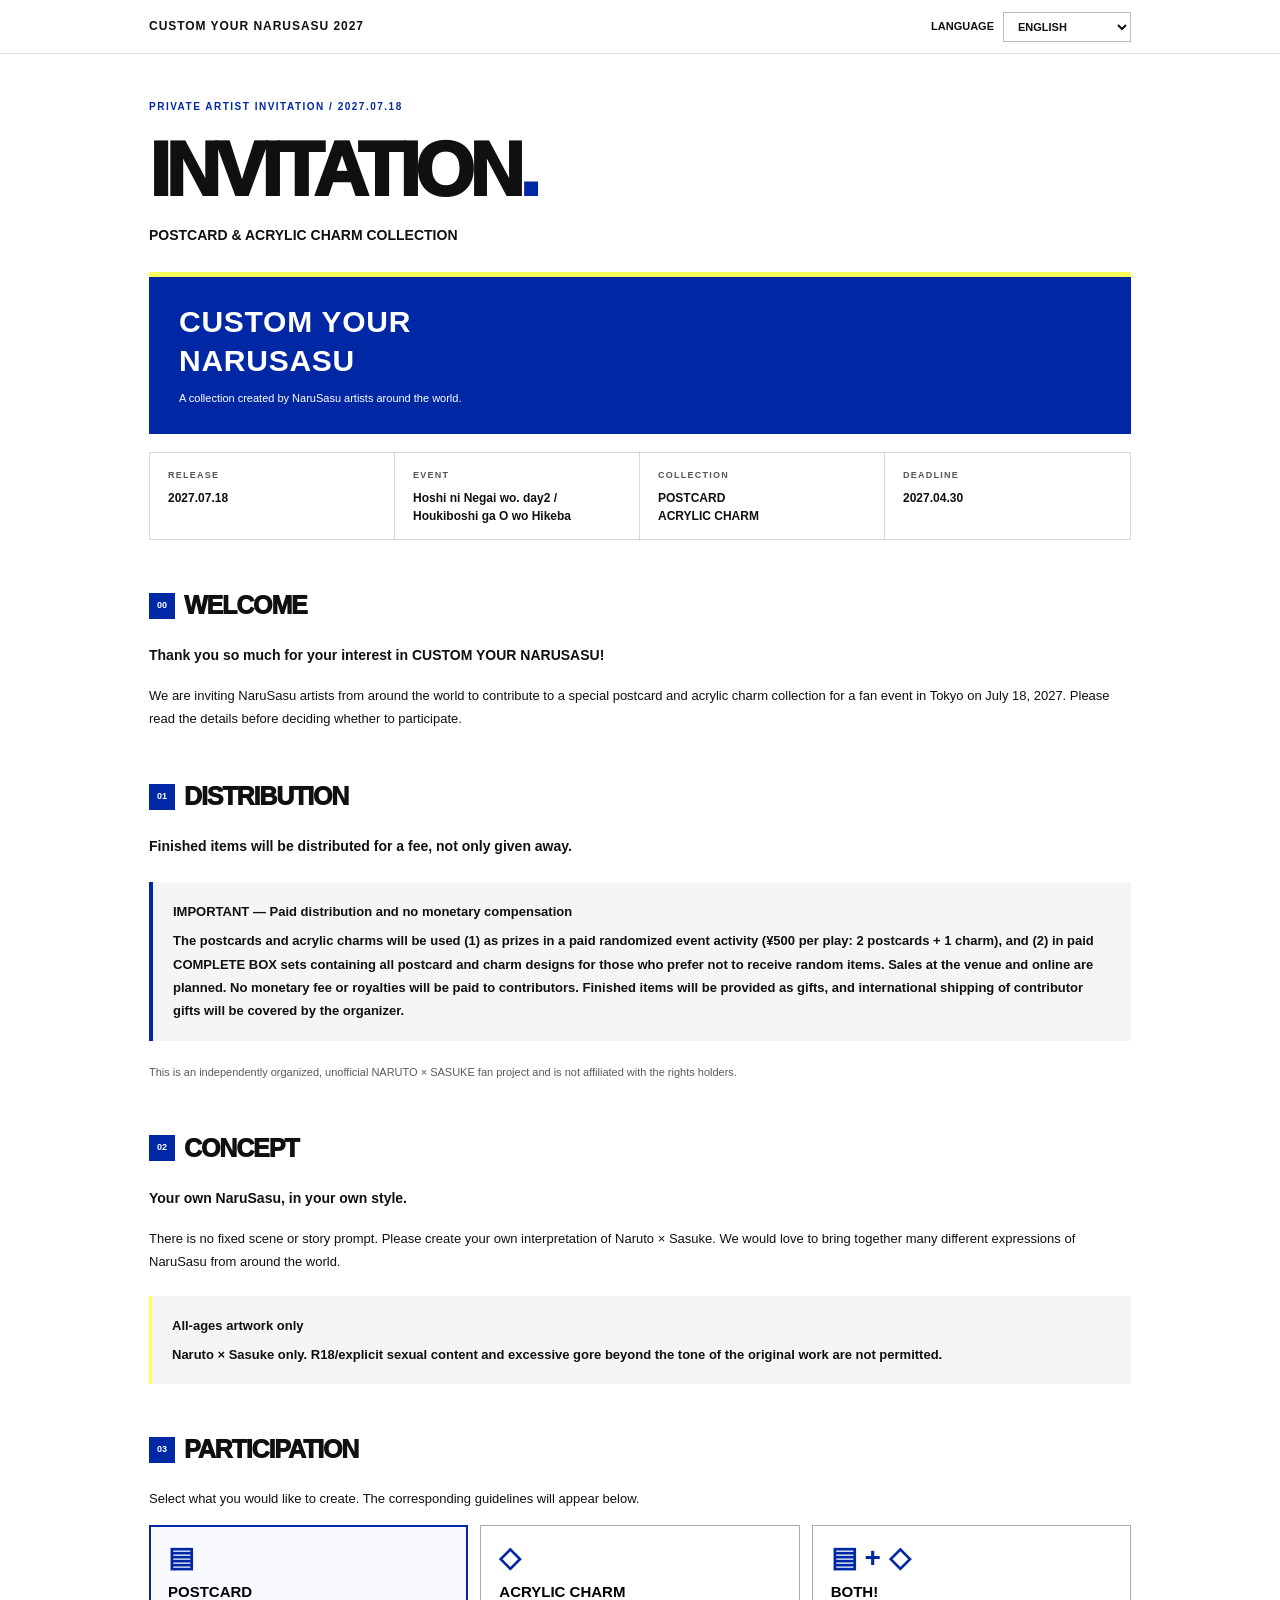
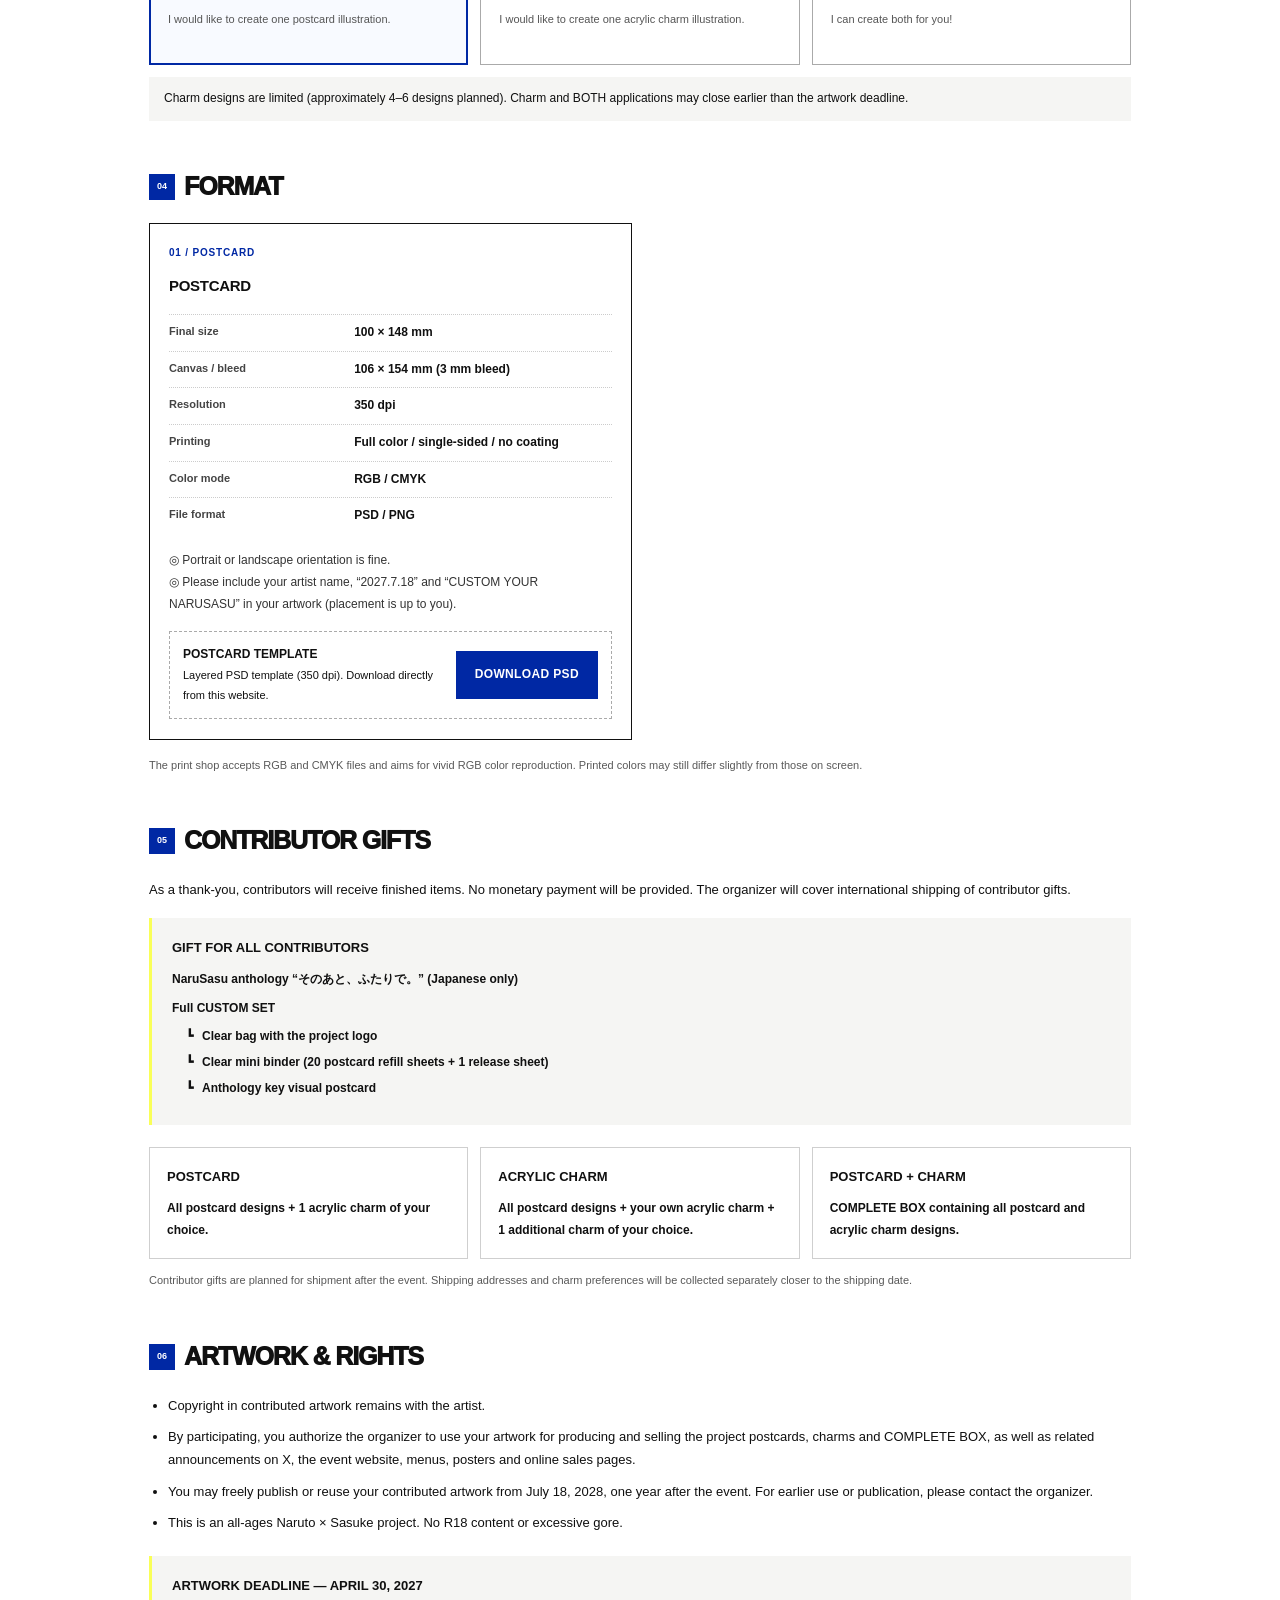
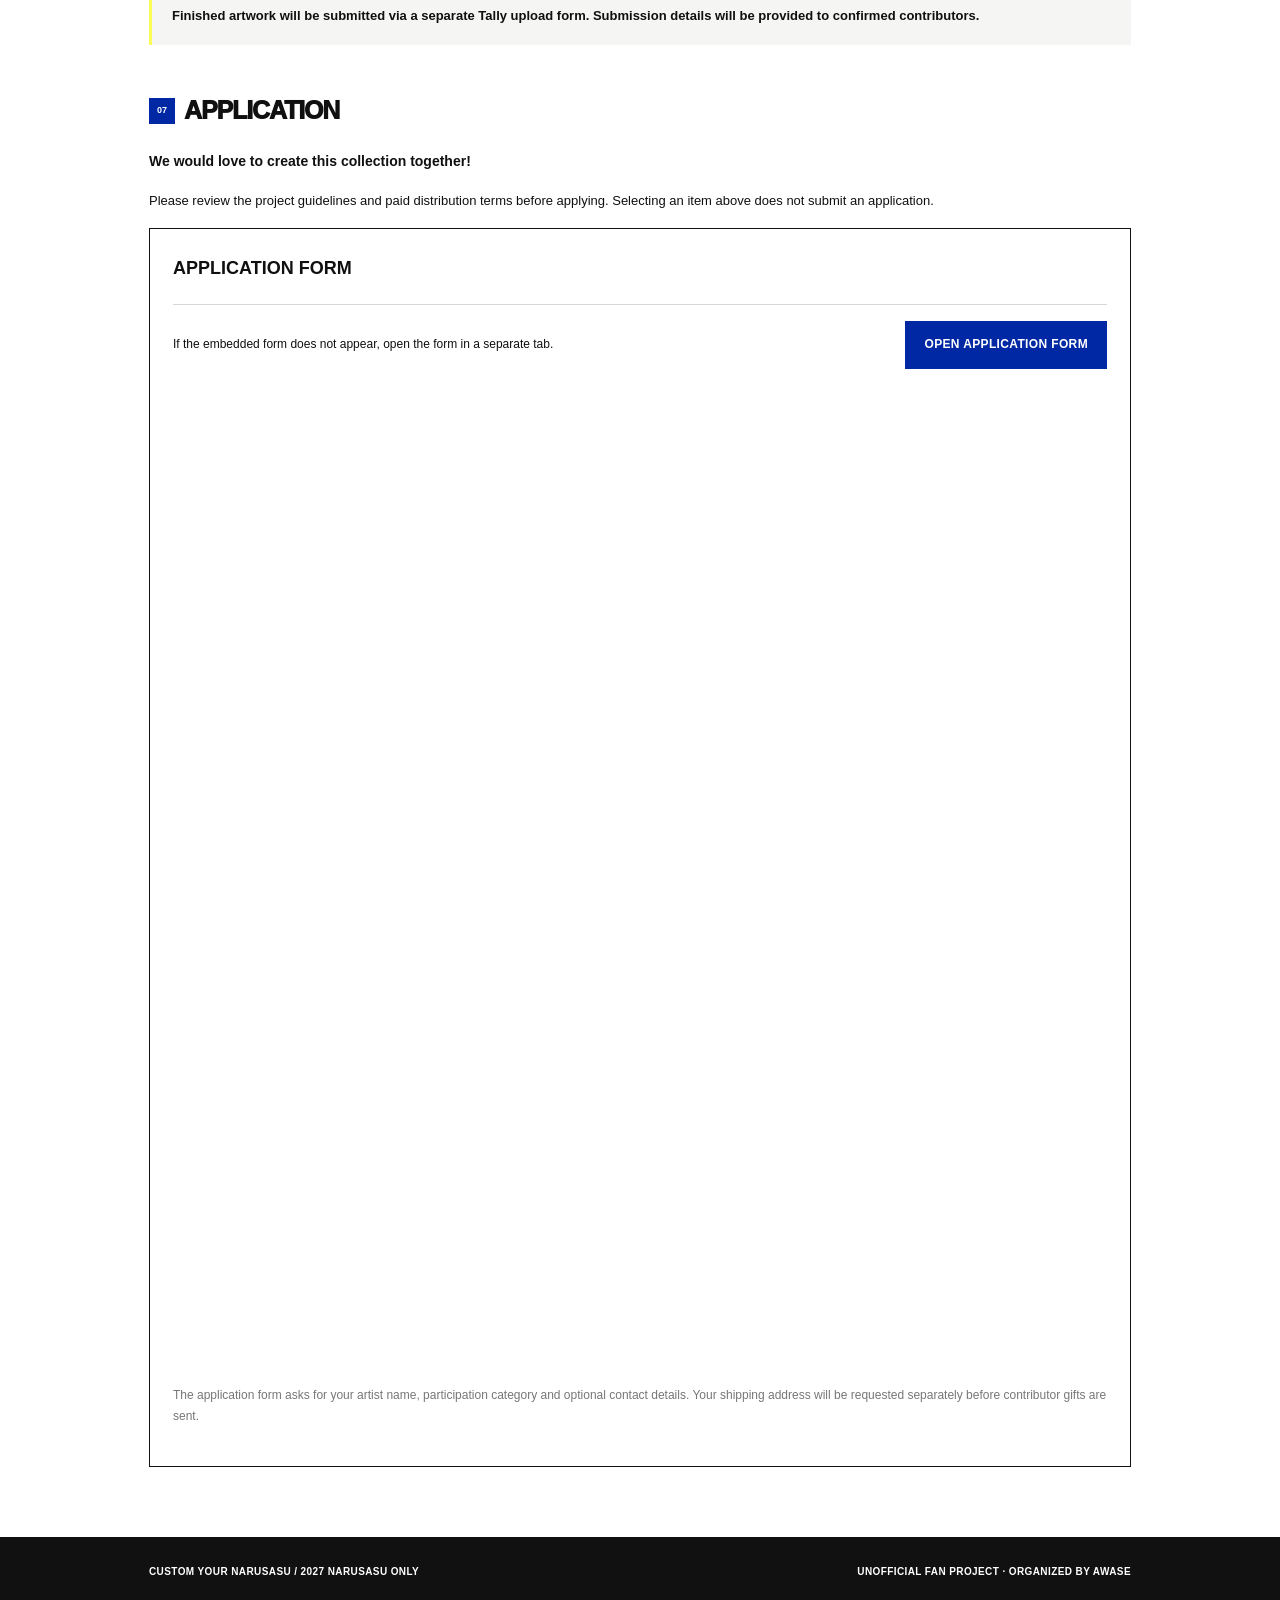
<file: invitation/postcard-charm/index.html>
<!doctype html>
<html lang="en">
<head>
<meta charset="utf-8"><meta name="viewport" content="width=device-width, initial-scale=1">
<meta name="robots" content="noindex,nofollow"><meta name="description" content="An invitation for international NaruSasu artists to participate in a postcard and acrylic charm collection."><title>INVITATION | CUSTOM YOUR NARUSASU 2027</title>
<style>
:root{--blue:#0028a4;--yellow:#f9ff57;--ink:#101010;--gray:#777;--line:#d8d8d8;--paper:#fff;--soft:#f5f5f3}*{box-sizing:border-box}html{scroll-behavior:smooth}body{margin:0;background:#fff;color:var(--ink);font-family:Arial,"Noto Sans", "Noto Sans JP","Noto Sans Thai","Noto Sans KR",sans-serif;font-size:13px;line-height:1.8}button,select{font:inherit}a{color:var(--blue)}.container{max-width:1050px;padding:0 34px;margin:auto}.top{height:54px;border-bottom:1px solid #ddd}.top .container{height:100%;display:flex;align-items:center;justify-content:space-between;gap:12px}.wordmark{font-size:12px;font-weight:900;letter-spacing:.08em}.language{display:flex;align-items:center;gap:9px;font-size:11px;font-weight:800}.language select{border:1px solid #bcbcbc;background:#fff;padding:7px 26px 7px 10px;color:#111;border-radius:0;max-width:170px}.hero{padding-top:44px}.eyebrow{font-size:10px;letter-spacing:.15em;font-weight:900;color:var(--blue)}.hero h1{font-size:clamp(38px,7.5vw,76px);line-height:1.06;letter-spacing:-.065em;font-weight:950;margin:14px 0 12px}.hero h1 span{color:var(--blue)}.subhead{font-size:14px;font-weight:800;margin:0 0 24px}.hero-art{background:var(--blue);border-top:5px solid var(--yellow);min-height:135px;display:flex;align-items:center;justify-content:space-between;overflow:hidden;padding:25px 30px;gap:20px;color:white}.hero-art strong{font-size:clamp(16px,3.5vw,30px);font-weight:900;letter-spacing:.025em;line-height:1.32}.hero-art small{display:block;margin-top:8px;font-size:11px;color:#fff}.meta{display:grid;grid-template-columns:repeat(4,1fr);margin-top:18px;border:1px solid var(--line)}.meta>div{padding:14px 18px;min-height:72px;border-right:1px solid var(--line)}.meta>div:last-child{border:0}.meta label{display:block;font-size:9px;letter-spacing:.14em;font-weight:900;color:#555;margin-bottom:6px}.meta b{font-size:12px;line-height:1.5;display:block}.section{margin-top:52px}.section-title{display:flex;align-items:center;gap:9px;margin:0 0 23px;font-size:25px;line-height:1.1;font-weight:950;letter-spacing:-.045em}.number{display:inline-flex;align-items:center;justify-content:center;background:var(--blue);color:white;font-size:9px;letter-spacing:0;width:26px;height:26px;flex:none;font-weight:800}.lead{font-weight:800;font-size:14px;line-height:1.9}.section p{margin:0 0 15px}.notice{background:#f5f5f3;border-left:3px solid var(--yellow);padding:18px 20px;margin:22px 0;font-weight:600}.notice strong{display:block;font-weight:900;margin-bottom:6px}.notice p{margin:0}.notice.important{border-left:4px solid var(--blue)}.thin-line{border:0;border-top:1px solid var(--line);margin:20px 0}.cards{display:grid;grid-template-columns:repeat(3,minmax(0,1fr));gap:12px}.choice{appearance:none;border:1px solid #aaa;border-radius:0;background:#fff;text-align:left;padding:18px;cursor:pointer;min-height:140px;transition:.15s;display:flex;flex-direction:column;gap:6px}.choice:hover{border-color:var(--blue)}.choice[aria-pressed=true]{border:2px solid var(--blue);background:#f8faff;padding:17px}.choice .symbol{font-size:28px;font-weight:900;color:var(--blue);line-height:1}.choice b{font-size:15px;font-weight:900}.choice small{color:#555;font-size:11px;line-height:1.5}.select-info{background:var(--soft);padding:11px 15px;margin-top:12px;font-size:12px}.formats{display:grid;grid-template-columns:repeat(2,minmax(0,1fr));gap:16px}.format{border:1px solid #111;padding:20px 19px}.format h3{font-size:15px;letter-spacing:-.02em;margin:0 0 15px}.format dl{margin:0}.format dl>div{display:grid;grid-template-columns:40% 1fr;gap:8px;padding:7px 0;border-top:1px dotted #ccc}.format dt{font-weight:800;color:#444;font-size:11px}.format dd{margin:0;font-size:12px;font-weight:700}.format .hint{white-space:pre-line;font-size:12px;line-height:1.85;margin-top:15px;color:#333}.download{margin-top:16px;display:flex;align-items:center;justify-content:space-between;border:1px dashed #aaa;padding:12px 13px;gap:10px;font-size:11px}.download b{display:block;font-size:12px}.disabled{color:#777;cursor:not-allowed}.tiny{font-size:11px;color:#595959}.gift-breakdown{list-style:none;margin:8px 0 0;padding:0;font-size:12px;line-height:1.9}.gift-breakdown>li{margin:7px 0}.gift-breakdown b{font-weight:900}.gift-includes{list-style:none;margin:5px 0 0;padding:0 0 0 14px;font-weight:600}.gift-includes li{position:relative;padding-left:16px;margin:3px 0}.gift-includes li:before{content:"┗";position:absolute;left:0;color:var(--ink)}.gift{display:grid;grid-template-columns:repeat(3,minmax(0,1fr));gap:12px}.gift>div{padding:17px;border:1px solid #cfcfcf}.gift h3{font-size:13px;font-weight:900;margin:0 0 10px}.gift p{font-size:12px;margin:0;font-weight:700}.rule-list{margin:10px 0 18px;padding-left:19px}.rule-list li{margin:8px 0}.btn{border:0;border-radius:0;padding:13px 19px;background:var(--blue);color:white;font-weight:900;text-decoration:none;display:inline-block;font-size:12px;letter-spacing:.03em}.btn:disabled{background:#d7d7d7;color:#555;cursor:not-allowed}.application{border:1px solid #111;padding:23px;margin-top:15px}.application h3{margin:0 0 9px;font-size:18px;font-weight:900}.application p{font-size:12px}.footer{margin-top:70px;background:#111;color:#fff;padding:26px 0}.footer .container{display:flex;justify-content:space-between;gap:14px;font-size:10px;font-weight:800;letter-spacing:.04em}.hidden{display:none!important}.only-choice{display:none}.only-choice.show{display:block}.disclaimer{font-size:10px;color:#777}.highlight{background:var(--yellow);padding:1px 4px}.tag{color:var(--blue);font-weight:900;font-size:10px;margin-bottom:10px;letter-spacing:.08em}@media(max-width:740px){.container{padding:0 20px}.top{height:61px}.wordmark{font-size:10px}.hero{padding-top:25px}.hero-art{min-height:110px;padding:18px 20px}.meta{grid-template-columns:repeat(2,1fr)}.meta>div:nth-child(2){border-right:0}.meta>div:nth-child(-n+2){border-bottom:1px solid var(--line)}.section{margin-top:43px}.section-title{font-size:23px}.cards,.gift{grid-template-columns:1fr}.choice{min-height:unset}.formats{grid-template-columns:1fr}.footer .container{flex-direction:column}.format dl>div{grid-template-columns:42% 1fr}}

/* Production links: the hosted PSD lives beside this HTML. */
.download a.btn{white-space:nowrap;flex-shrink:0;text-align:center;}
.application .tally-frame{display:block;width:100%;border:0;background:#fff;min-height:300px;margin-top:16px;}
.application .form-fallback{border-top:1px solid var(--line);margin-top:20px;padding-top:16px;display:flex;flex-wrap:wrap;gap:12px;align-items:center;justify-content:space-between;}
.application .form-fallback p{margin:0;flex:1 1 200px;}
.application .form-fallback a.btn{flex:0 0 auto;text-align:center;}
@media(max-width:740px){.application{padding:16px}.application .form-fallback{align-items:stretch}.application .form-fallback a.btn{width:100%}.download{flex-wrap:wrap}.download a.btn{width:100%}}
</style>
</head>
<body>
<header class="top"><div class="container"><span class="wordmark">CUSTOM YOUR NARUSASU 2027</span><div class="language"><label for="lang">LANGUAGE</label><select id="lang" aria-label="Language"><option value="en">ENGLISH</option><option value="ja">日本語</option><option value="es">ESPAÑOL</option><option value="pt">PORTUGUÊS</option><option value="zh">简体中文</option><option value="ko">한국어</option><option value="th">ภาษาไทย</option></select></div></div></header>
<main class="container">
<section class="hero"><div class="eyebrow">PRIVATE ARTIST INVITATION / 2027.07.18</div><h1>INVITATION<span>.</span></h1><p class="subhead" data-i="subtitle">POSTCARD & ACRYLIC CHARM COLLECTION</p><div class="hero-art"><div><strong>CUSTOM YOUR<br>NARUSASU</strong><small data-i="heroCaption">A collection created by NaruSasu artists around the world.</small></div></div><div class="meta"><div><label>RELEASE</label><b>2027.07.18</b></div><div><label>EVENT</label><b data-i="event">Hoshi ni Negai wo. day2<br>Houkiboshi ga O wo Hikeba</b></div><div><label>COLLECTION</label><b>POSTCARD<br>ACRYLIC CHARM</b></div><div><label>DEADLINE</label><b>2027.04.30</b></div></div></section>
<section class="section"><h2 class="section-title"><span class="number">00</span><span>WELCOME</span></h2><p class="lead" data-i="welcomeLead">Thank you so much for your interest in CUSTOM YOUR NARUSASU!</p><p data-i="welcomeBody">We are inviting NaruSasu artists from around the world to contribute to a special postcard and acrylic charm collection for a fan event in Tokyo on July 18, 2027. Please read the details before deciding whether to participate.</p></section>
<section class="section" id="distribution"><h2 class="section-title"><span class="number">01</span><span>DISTRIBUTION</span></h2><p class="lead" data-i="distLead">Finished items will be distributed for a fee, not only given away.</p><div class="notice important"><strong data-i="paidTitle">IMPORTANT — Paid distribution and no monetary compensation</strong><p data-i="distBody">The postcards and acrylic charms will be used (1) as prizes in a paid randomized event activity (¥500 per play: 2 postcards + 1 charm), and (2) in paid COMPLETE BOX sets containing all postcard and charm designs for those who prefer not to receive random items. Sales at the venue and online are planned. No monetary fee or royalties will be paid to contributors. Finished items will be provided as gifts, and international shipping of contributor gifts will be covered by the organizer.</p></div><p class="tiny" data-i="distNote">This is an independently organized, unofficial NARUTO × SASUKE fan project and is not affiliated with the rights holders.</p></section>
<section class="section"><h2 class="section-title"><span class="number">02</span><span>CONCEPT</span></h2><p class="lead" data-i="conceptLead">Your own NaruSasu, in your own style.</p><p data-i="conceptBody">There is no fixed scene or story prompt. Please create your own interpretation of Naruto × Sasuke. We would love to bring together many different expressions of NaruSasu from around the world.</p><div class="notice"><strong data-i="allAges">All-ages artwork only</strong><p data-i="content">Naruto × Sasuke only. R18/explicit sexual content and excessive gore beyond the tone of the original work are not permitted.</p></div></section>
<section class="section" id="select"><h2 class="section-title"><span class="number">03</span><span>PARTICIPATION</span></h2><p data-i="selectIntro">Select what you would like to create. The corresponding guidelines will appear below.</p><div class="cards" role="group" aria-label="Participation type"><button type="button" class="choice" data-choice="postcard" aria-pressed="true"><span class="symbol">▤</span><b>POSTCARD</b><small data-i="pcChoice">I would like to create one postcard illustration.</small></button><button type="button" class="choice" data-choice="charm" aria-pressed="false"><span class="symbol">◇</span><b>ACRYLIC CHARM</b><small data-i="chChoice">I would like to create one acrylic charm illustration.</small></button><button type="button" class="choice" data-choice="both" aria-pressed="false"><span class="symbol">▤ + ◇</span><b>BOTH!</b><small data-i="bothChoice">I can create both for you!</small></button></div><div class="select-info" data-i="slots">Charm designs are limited (approximately 4–6 designs planned). Charm and BOTH applications may close earlier than the artwork deadline.</div></section>
<section class="section" id="format"><h2 class="section-title"><span class="number">04</span><span>FORMAT</span></h2><div class="formats"><article class="format only-choice" id="pcFormat"><div class="tag">01 / POSTCARD</div><h3>POSTCARD</h3><dl><div><dt data-i="finalSize">Final size</dt><dd>100 × 148 mm</dd></div><div><dt data-i="canvasSize">Canvas / bleed</dt><dd>106 × 154 mm (3 mm bleed)</dd></div><div><dt data-i="resolution">Resolution</dt><dd>350 dpi</dd></div><div><dt data-i="printing">Printing</dt><dd data-i="pcPrint">Full color / single-sided / no coating</dd></div><div><dt data-i="colorMode">Color mode</dt><dd>RGB / CMYK</dd></div><div><dt data-i="fileType">File format</dt><dd>PSD / PNG</dd></div></dl><p class="hint" data-i="pcGuidance">◎ Portrait or landscape orientation is fine.
◎ Please include your artist name, “2027.7.18” and “CUSTOM YOUR NARUSASU” in your artwork (placement is up to you).</p><div class="download"><div><b>POSTCARD TEMPLATE</b><span data-i="downloadPending">Layered PSD template (350 dpi). Download directly from this website.</span></div><a class="btn" href="./postcard_RGB.psd" download="postcard_RGB.psd" data-i="downloadPSD">DOWNLOAD PSD</a></div></article><article class="format only-choice" id="chFormat"><div class="tag">02 / ACRYLIC CHARM</div><h3>ACRYLIC CHARM</h3><dl><div><dt data-i="finalSize">Final size</dt><dd data-i="chSize">40 mm size category</dd></div><div><dt data-i="resolution">Resolution</dt><dd>300 dpi</dd></div><div><dt data-i="material">Material</dt><dd data-i="clearAcrylic">Clear acrylic</dd></div><div><dt data-i="printing">Printing</dt><dd data-i="chPrint">Single-sided / reverse printing</dd></div><div><dt data-i="attachment">Attachment</dt><dd data-i="ballChain">Ball chain</dd></div><div><dt data-i="colorMode">Color mode</dt><dd>RGB / CMYK</dd></div><div><dt data-i="fileType">File format</dt><dd>Transparent PNG / PSD</dd></div></dl><p class="hint" data-i="chGuidance">◎ Please submit only your illustration with a transparent background.
◎ The organizer will preserve the aspect ratio and scale the artwork to the largest size that fits the 40 mm product specification.
◎ The organizer will create the white ink layer, cut line, ball-chain hole, and additional connecting hole. You do not need to specify them.
◎ If you want special transparency effects or a particular cut shape, please consult us in advance.
◎ Artist name and project title on the acrylic charm are optional.</p><div class="download"><div><b data-i="chNoTemplate">NO TEMPLATE REQUIRED</b><span data-i="chNoTemplateText">Please upload your transparent illustration.</span></div></div></article></div><p class="tiny" style="margin-top:16px" data-i="colorNote">The print shop accepts RGB and CMYK files and aims for vivid RGB color reproduction. Printed colors may still differ slightly from those on screen.</p></section>
<section class="section"><h2 class="section-title"><span class="number">05</span><span>CONTRIBUTOR GIFTS</span></h2><p data-i="giftIntro">As a thank-you, contributors will receive finished items. No monetary payment will be provided. The organizer will cover international shipping of contributor gifts.</p><div class="notice" style="margin:17px 0 22px"><strong data-i="giftCommonTitle">GIFT FOR ALL CONTRIBUTORS</strong>
<ul class="gift-breakdown">
<li><b data-i="giftAnthology">NaruSasu anthology “そのあと、ふたりで。” (Japanese only)</b></li>
<li><b data-i="giftCustomTitle">Full CUSTOM SET</b>
<ul class="gift-includes">
<li data-i="giftBag">Clear bag with the project logo</li>
<li data-i="giftBinder">Clear mini binder (20 postcard refill sheets + 1 release sheet)</li>
<li data-i="giftKV">Anthology key visual postcard</li>
</ul></li></ul></div><div class="gift"><div><h3>POSTCARD</h3><p data-i="giftPc">All postcard designs + 1 acrylic charm of your choice.</p></div><div><h3>ACRYLIC CHARM</h3><p data-i="giftCh">All postcard designs + your own acrylic charm + 1 additional charm of your choice.</p></div><div><h3>POSTCARD + CHARM</h3><p data-i="giftBoth">COMPLETE BOX containing all postcard and acrylic charm designs.</p></div></div><p class="tiny" style="margin-top:12px" data-i="giftNote">Contributor gifts are planned for shipment after the event. Shipping addresses and charm preferences will be collected separately closer to the shipping date.</p></section>
<section class="section"><h2 class="section-title"><span class="number">06</span><span>ARTWORK & RIGHTS</span></h2><ul class="rule-list"><li data-i="rights1">Copyright in contributed artwork remains with the artist.</li><li data-i="rights2">By participating, you authorize the organizer to use your artwork for producing and selling the project postcards, charms and COMPLETE BOX, as well as related announcements on X, the event website, menus, posters and online sales pages.</li><li data-i="rights3">You may freely publish or reuse your contributed artwork from July 18, 2028, one year after the event. For earlier use or publication, please contact the organizer.</li><li data-i="rights4">This is an all-ages Naruto × Sasuke project. No R18 content or excessive gore.</li></ul><div class="notice"><strong data-i="deadlineTitle">ARTWORK DEADLINE — APRIL 30, 2027</strong><p data-i="deadlineBody">Finished artwork will be submitted via a separate Tally upload form. Submission details will be provided to confirmed contributors.</p></div></section>
<section class="section" id="application"><h2 class="section-title"><span class="number">07</span><span>APPLICATION</span></h2><p class="lead" data-i="applyLead">We would love to create this collection together!</p><p data-i="applyBody">Please review the project guidelines and paid distribution terms before applying. Selecting an item above does not submit an application.</p><div class="application"><h3 data-i="applyHeading">APPLICATION FORM</h3><div class="form-fallback"><p data-i="formHelp">If the embedded form does not appear, open the form in a separate tab.</p><a class="btn" href="https://tally.so/r/rDoVQ5" target="_blank" rel="noopener noreferrer" data-i="formOpen">OPEN APPLICATION FORM</a></div><iframe class="tally-frame" data-tally-src="https://tally.so/embed/rDoVQ5?alignLeft=1&amp;hideTitle=1&amp;transparentBackground=1&amp;dynamicHeight=1" loading="lazy" width="100%" height="1000" frameborder="0" marginheight="0" marginwidth="0" title="CUSTOM YOUR NARUSASU — Participation Form"></iframe><p class="disclaimer" data-i="privacy">The application form asks for your artist name, participation category and optional contact details. Your shipping address will be requested separately before contributor gifts are sent.</p></div></section>
</main><footer class="footer"><div class="container"><span>CUSTOM YOUR NARUSASU / 2027 NARUSASU ONLY</span><span>UNOFFICIAL FAN PROJECT · ORGANIZED BY AWASE</span></div></footer>
<script src="https://tally.so/widgets/embed.js" async></script>
<script>
const i18n={
ja:{subtitle:'ポストカード＆アクリルチャーム コレクション',heroCaption:'世界中のナルサス作家さんとつくるコレクション。',event:'星に願いを。day2／ほうき星が尾を引けば',welcomeLead:'CUSTOM YOUR NARUSASUに興味を持っていただき、ありがとうございます！',welcomeBody:'2027年7月18日に東京で開催されるナルサスオンリーに向けて、国内外の作家さまによるポストカード＆アクリルチャームのコレクションを制作します。参加をご検討いただく前に、以下をご確認ください。',distLead:'完成品は無料配布だけではなく、有料で頒布します。',paidTitle:'重要：有料頒布・金銭報酬について',distBody:'作品は①イベント会場の有料ランダムガチャ（1回500円／ポストカード2枚＋チャーム1個）、②ランダムを希望されない方向けの全種入り有料COMPLETE BOXとして頒布します。会場販売および通販を予定しています。参加に対する原稿料・売上ロイヤリティのお支払いはありません。返礼品として完成品をお届けし、返礼品の海外送料は主催が負担します。',distNote:'本企画は権利元とは関係のない、個人主催の非公式ファン企画です。',conceptLead:'好きなナルサスを、好きなかたちで。',conceptBody:'固定のお題や場面指定はありません。ご自身が描きたいナルト×サスケを自由に表現してください。世界中のさまざまなナルサスを集めたいと考えています。',allAges:'全年齢作品のみ',content:'ナルト×サスケのみ。R18表現、原作の範疇を超えた過度なグロテスク表現は禁止です。',selectIntro:'制作したい作品を選んでください。選択内容に応じた制作仕様が下に表示されます。',pcChoice:'ポストカードイラストを1点描きたい',chChoice:'アクリルチャーム用イラストを1点描きたい',bothChoice:'両方描いてもいいよ！',slots:'アクキーは4〜6種類程度を予定しています。定員に達した場合、原稿締切前に受付を終了することがあります。',finalSize:'仕上がりサイズ',canvasSize:'原稿サイズ／塗り足し',resolution:'解像度',printing:'印刷仕様',pcPrint:'フルカラー・片面印刷・表面加工なし',colorMode:'カラーモード',fileType:'提出形式',pcGuidance:'◎ 縦横どちらも制作可能です。\n◎ 作品内に「作家名」「2027.7.18」「CUSTOM YOUR NARUSASU」をご記載ください（位置自由）',downloadPending:'レイヤー付きPSDテンプレート（350dpi）。このサイトから直接ダウンロードできます。',soon:'準備中',chSize:'40mm規格',material:'素材',clearAcrylic:'透明クリアアクリル',chPrint:'片面印刷・裏刷り',attachment:'パーツ',ballChain:'ボールチェーン',chGuidance:'◎ 背景透過のイラストのみをご提出ください。\n◎ 縦横比を維持し、40mm規格に収まる最大サイズに主催側で調整します。\n◎ 白版・カットライン・ボールチェーン穴・連結用追加穴も主催で作成するため、作家さまの指定は不要です。\n◎ 特殊な透過表現やカット形状をご希望の場合は事前にご相談ください。\n◎ アクキーへの作家名・企画名などの記載は任意です。',chNoTemplate:'テンプレート不要',chNoTemplateText:'背景透過イラストをご提出ください。',colorNote:'RGB・CMYKどちらも受付可能です。RGBの鮮やかな色の再現に力を入れている印刷所を使用しますが、画面と印刷で色味が異なる場合があります。',giftCommonTitle:"全参加者共通の返礼品",giftAnthology:"ナルサスアンソロジー『そのあと、ふたりで。』（日本語のみ）",giftCustomTitle:"CUSTOM SET一式",giftBag:"企画ロゴ入りクリアバッグ",giftBinder:"クリアミニバインダー（ポストカードリフィル20枚・リリースシート1枚）",giftKV:"アンソロジーキービジュアルポストカード",giftIntro:'参加のお礼として完成品をお贈りします。金銭報酬はなく、返礼品の海外送料は主催が負担します。',giftPc:'ポストカード全種＋お好きなアクリルチャーム1種',giftCh:'ポストカード全種＋ご自身のアクリルチャーム1種＋お好きなチャーム1種',giftBoth:'ポストカード全種＋アクリルチャーム全種のCOMPLETE BOX',giftNote:'返礼品はイベント終了後に発送予定です。送付先住所・希望チャームは発送時期が近づいてから別途お伺いします。',rights1:'作品の著作権は作家ご本人に帰属します。',rights2:'参加にあたり、作品をポストカード・アクキー・COMPLETE BOXの製造・有料頒布、X・特設サイトでの告知、お品書き、ポスター、通販ページに使用することをご承諾いただきます。',rights3:'作家ご本人による作品公開・再利用は、発行から1年後の2028年7月18日以降自由です。それ以前をご希望の場合は主催にご相談ください。',rights4:'全年齢向けのナルト×サスケ作品のみ。R18表現・過度なグロ表現は禁止です。',deadlineTitle:'原稿締切：2027年4月30日',deadlineBody:'完成原稿は別途Tallyの提出フォームからアップロードいただきます。参加確定後にご案内します。',applyLead:'一緒にコレクションをつくれたら嬉しいです！',applyBody:'制作ガイドライン・有料頒布の条件をご確認のうえ、お申し込みください。上の作品選択だけでは申し込みは完了しません。',applyHeading:'参加申し込み',applyPlaceholder:'ここにTallyフォームを埋め込むか、リンクを設置します。現在は未接続です。',formPending:'フォーム未接続',privacy:'申し込みでは作家名・参加区分・任意の連絡先をお伺いします。返礼品の発送先住所は発送前に別途お伺いします。',downloadPSD:'PSDをダウンロード',formOpen:'申し込みフォームを開く',formHelp:'フォームが表示されない場合は、別タブで開いてください。'},
en:{},
es:{subtitle:'COLECCIÓN DE POSTALES Y LLAVEROS ACRÍLICOS',heroCaption:'Una colección creada por artistas de NaruSasu de todo el mundo.',event:'Hoshi ni Negai wo. day2 / Houkiboshi ga O wo Hikeba',welcomeLead:'¡Muchas gracias por tu interés en CUSTOM YOUR NARUSASU!',welcomeBody:'Invitamos a artistas de NaruSasu de todo el mundo a participar en una colección especial de postales y llaveros acrílicos para un evento en Tokio el 18 de julio de 2027. Lee los detalles antes de decidir si deseas participar.',distLead:'Los artículos terminados se distribuirán mediante venta, no solo gratuitamente.',paidTitle:'IMPORTANTE — Venta de artículos y ausencia de remuneración',distBody:'Las obras se usarán (1) en una actividad aleatoria de pago durante el evento (500 yenes por turno: 2 postales y 1 charm), y (2) en COMPLETE BOX de pago con todos los diseños para quienes prefieran no recibir artículos al azar. Se prevén ventas presenciales y en línea. No se pagarán honorarios ni regalías. Los participantes recibirán artículos terminados como obsequio; la organización cubrirá el envío internacional de esos obsequios.',distNote:'Este es un proyecto de fans independiente y no oficial, sin afiliación con los titulares de derechos.',conceptLead:'Tu propio NaruSasu, a tu manera.',conceptBody:'No hay una escena ni un tema obligatorio. Crea tu propia interpretación de Naruto × Sasuke. Queremos reunir distintas expresiones de NaruSasu de todo el mundo.',allAges:'Solo obras aptas para todas las edades',content:'Solo Naruto × Sasuke. No se permiten contenidos sexuales explícitos (R18) ni violencia gráfica excesiva que supere el tono de la obra original.',selectIntro:'Elige lo que te gustaría crear. Abajo aparecerán las instrucciones correspondientes.',pcChoice:'Quiero dibujar una postal.',chChoice:'Quiero dibujar un charm acrílico.',bothChoice:'¡También puedo crear los dos!',slots:'Las plazas para charms son limitadas (se prevén unas 4–6 ilustraciones). Su inscripción puede cerrarse antes del plazo de entrega.',finalSize:'Tamaño final',canvasSize:'Lienzo / sangrado',resolution:'Resolución',printing:'Impresión',pcPrint:'A todo color / una cara / sin acabado',colorMode:'Modo de color',fileType:'Formato',pcGuidance:'◎ Puedes crear la ilustración en formato vertical u horizontal.\n◎ Incluye tu nombre artístico, «2027.7.18» y «CUSTOM YOUR NARUSASU» en la ilustración (en la posición que prefieras).',downloadPending:'Plantilla PSD con capas (350 ppp). Descárgala directamente desde esta página.',soon:'PRÓXIMAMENTE',chSize:'Formato de 40 mm',material:'Material',clearAcrylic:'Acrílico transparente',chPrint:'Una cara / impresión por el reverso',attachment:'Accesorio',ballChain:'Cadena de bolitas',chGuidance:'◎ Entrega únicamente tu ilustración con fondo transparente.\n◎ La organización mantendrá las proporciones y ajustará la ilustración al tamaño máximo que permita el formato de 40 mm.\n◎ La organización preparará la base de tinta blanca, la línea de corte, el agujero para la cadena de bolas y el agujero adicional de conexión. No tienes que indicar sus posiciones.\n◎ Si deseas efectos especiales de transparencia o una forma de corte específica, consúltanos con antelación.\n◎ Incluir el nombre de artista o del proyecto en el charm es opcional.',chNoTemplate:'NO SE NECESITA PLANTILLA',chNoTemplateText:'Entrega una ilustración con fondo transparente.',colorNote:'Se aceptan archivos RGB y CMYK. La imprenta procura reproducir colores RGB vivos, aunque pueden existir diferencias respecto a la pantalla.',giftCommonTitle:"REGALO PARA TODAS LAS PERSONAS PARTICIPANTES",giftAnthology:"Antología NaruSasu «そのあと、ふたりで。» (solo en japonés)",giftCustomTitle:"CUSTOM SET completo",giftBag:"Bolsa transparente con el logotipo del proyecto",giftBinder:"Mini archivador transparente (20 fundas para postales y 1 hoja protectora)",giftKV:"Postal con la ilustración principal de la antología",giftIntro:'Como agradecimiento, recibirás artículos terminados. No habrá remuneración económica. La organización cubrirá el envío internacional.',giftPc:'Todas las postales + 1 charm acrílico a tu elección.',giftCh:'Todas las postales + tu propio charm + 1 charm adicional a tu elección.',giftBoth:'COMPLETE BOX con todas las postales y todos los charms.',giftNote:'Los obsequios se enviarán después del evento. Pediremos la dirección y las preferencias de charms más cerca de la fecha de envío.',rights1:'Los derechos de autor de las ilustraciones permanecen en manos de cada artista.',rights2:'Al participar, autorizas el uso de tu obra para fabricar y vender postales, charms y COMPLETE BOX, así como para anuncios en X, la web del evento, carteles, listas de productos y páginas de venta en línea.',rights3:'Podrás publicar o reutilizar libremente tu obra a partir del 18 de julio de 2028, un año después del evento. Para hacerlo antes, consulta a la organización.',rights4:'Solo obras Naruto × Sasuke para todas las edades. Sin contenido R18 ni violencia gráfica excesiva.',deadlineTitle:'FECHA LÍMITE — 30 DE ABRIL DE 2027',deadlineBody:'Las ilustraciones terminadas se entregarán mediante un formulario Tally independiente. Se informará a los participantes confirmados.',applyLead:'¡Nos encantaría crear esta colección contigo!',applyBody:'Lee las instrucciones y los términos de distribución de pago antes de inscribirte. Elegir una opción arriba no envía tu solicitud.',applyHeading:'FORMULARIO DE INSCRIPCIÓN',applyPlaceholder:'Aquí se insertará o enlazará el formulario Tally. Todavía no está conectado.',formPending:'FORMULARIO PENDIENTE',privacy:'El formulario solicita tu nombre artístico, modalidad de participación y contacto opcional. Pediremos la dirección de envío por separado antes de mandar los regalos.',downloadPSD:'DESCARGAR PSD',formOpen:'ABRIR FORMULARIO',formHelp:'Si el formulario no aparece aquí, ábrelo en otra pestaña.'},
pt:{subtitle:'COLEÇÃO DE CARTÕES-POSTAIS E CHAVEIROS ACRÍLICOS',heroCaption:'Uma coleção feita por artistas de NaruSasu do mundo todo.',event:'Hoshi ni Negai wo. day2 / Houkiboshi ga O wo Hikeba',welcomeLead:'Muito obrigada pelo interesse no CUSTOM YOUR NARUSASU!',welcomeBody:'Convidamos artistas de NaruSasu de vários países para criar uma coleção especial de cartões-postais e chaveiros acrílicos para um evento em Tóquio, em 18 de julho de 2027. Leia os detalhes antes de decidir participar.',distLead:'Os itens produzidos serão vendidos, não apenas distribuídos gratuitamente.',paidTitle:'IMPORTANTE — Venda dos itens e ausência de pagamento',distBody:'As artes serão usadas (1) numa atividade aleatória paga durante o evento (¥500 por jogada: 2 cartões-postais + 1 charm) e (2) em COMPLETE BOX pagos com todos os designs, para quem preferir não receber itens aleatórios. Estão previstas vendas no evento e online. Não haverá pagamento de cachê nem royalties. Os participantes receberão produtos prontos como agradecimento; o frete internacional desses presentes será pago pela organização.',distNote:'Este é um projeto de fãs independente e não oficial, sem vínculo com os detentores dos direitos.',conceptLead:'Seu NaruSasu, do seu jeito.',conceptBody:'Não há cena ou tema obrigatório. Crie sua própria interpretação de Naruto × Sasuke. Queremos reunir diferentes visões de NaruSasu do mundo todo.',allAges:'Apenas obras para todas as idades',content:'Apenas Naruto × Sasuke. Não são permitidos conteúdo sexual explícito (R18) nem violência gráfica excessiva além do tom da obra original.',selectIntro:'Escolha o que deseja criar. As orientações correspondentes aparecerão abaixo.',pcChoice:'Quero desenhar um cartão-postal.',chChoice:'Quero desenhar um chaveiro acrílico.',bothChoice:'Posso fazer os dois também!',slots:'As vagas de charms são limitadas (previsão de 4–6 artes). As inscrições podem encerrar antes do prazo de entrega.',finalSize:'Tamanho final',canvasSize:'Tela / sangria',resolution:'Resolução',printing:'Impressão',pcPrint:'Colorido / só frente / sem acabamento',colorMode:'Modo de cor',fileType:'Formato',pcGuidance:'◎ A ilustração pode ser vertical ou horizontal.\n◎ Inclua seu nome artístico, “2027.7.18” e “CUSTOM YOUR NARUSASU” na ilustração (em qualquer posição).',downloadPending:'Modelo PSD em camadas (350 dpi). Baixe diretamente deste site.',soon:'EM BREVE',chSize:'Formato de 40 mm',material:'Material',clearAcrylic:'Acrílico transparente',chPrint:'Uma face / impressão no verso',attachment:'Acessório',ballChain:'Corrente de bolinhas',chGuidance:'◎ Envie apenas a ilustração com fundo transparente.\n◎ A organização manterá as proporções e ajustará a arte ao maior tamanho possível dentro do padrão de 40 mm.\n◎ A organização preparará a camada de tinta branca, a linha de corte, o furo para a corrente de bolinhas e o furo extra de conexão. Você não precisa indicar as posições.\n◎ Se desejar efeitos especiais de transparência ou formatos de corte específicos, entre em contato antes.\n◎ A inclusão do nome do artista ou do projeto no chaveiro é opcional.',chNoTemplate:'NÃO PRECISA DE MODELO',chNoTemplateText:'Envie uma ilustração com fundo transparente.',colorNote:'Aceitamos RGB e CMYK. A gráfica busca reproduzir cores RGB vibrantes, mas podem ocorrer diferenças em relação à tela.',giftCommonTitle:"PRESENTE PARA TODOS OS PARTICIPANTES",giftAnthology:"Antologia NaruSasu «そのあと、ふたりで。» (somente em japonês)",giftCustomTitle:"CUSTOM SET completo",giftBag:"Bolsa transparente com o logotipo do projeto",giftBinder:"Mini fichário transparente (20 refis para cartões-postais e 1 folha protetora)",giftKV:"Cartão-postal com a ilustração principal da antologia",giftIntro:'Como agradecimento, os participantes receberão itens prontos. Não haverá pagamento em dinheiro. O envio internacional será pago pela organização.',giftPc:'Todos os cartões-postais + 1 charm de sua escolha.',giftCh:'Todos os cartões-postais + seu próprio charm + 1 charm adicional de sua escolha.',giftBoth:'COMPLETE BOX com todos os cartões-postais e charms.',giftNote:'Os presentes serão enviados após o evento. Endereço e preferência de charm serão solicitados próximo ao envio.',rights1:'Os direitos autorais das ilustrações continuam pertencendo aos artistas.',rights2:'Ao participar, você autoriza o uso da arte na produção e venda dos cartões-postais, charms e COMPLETE BOX, e em divulgações no X, site do evento, cardápios de produtos, pôsteres e páginas de venda online.',rights3:'A partir de 18 de julho de 2028, um ano após o evento, você poderá publicar ou reutilizar livremente a arte. Para uso anterior, entre em contato com a organização.',rights4:'Apenas Naruto × Sasuke, para todas as idades. Sem R18 ou violência gráfica excessiva.',deadlineTitle:'PRAZO — 30 DE ABRIL DE 2027',deadlineBody:'As artes concluídas serão enviadas por um formulário Tally separado, informado aos participantes confirmados.',applyLead:'Adoraríamos criar esta coleção com você!',applyBody:'Leia as orientações e os termos de venda antes de se inscrever. A seleção acima não envia a inscrição.',applyHeading:'FORMULÁRIO DE INSCRIÇÃO',applyPlaceholder:'O formulário Tally será incorporado ou vinculado aqui. Ainda não está conectado.',formPending:'FORMULÁRIO PENDENTE',privacy:'O formulário pede nome artístico, tipo de participação e contato opcional. O endereço será solicitado separadamente antes do envio dos presentes.',downloadPSD:'BAIXAR PSD',formOpen:'ABRIR FORMULÁRIO',formHelp:'Se o formulário não aparecer, abra-o em outra aba.'},
zh:{subtitle:'明信片与亚克力挂件合集',heroCaption:'由世界各地鸣佐创作者共同完成的作品合集。',event:'星に願いを。day2／ほうき星が尾を引けば',welcomeLead:'非常感谢你对 CUSTOM YOUR NARUSASU 的关注！',welcomeBody:'我们邀请世界各地的鸣佐创作者参与明信片与亚克力挂件企划，作品将于2027年7月18日在东京举办的同人活动中推出。请先阅读以下说明，再决定是否参加。',distLead:'完成品不仅用于赠送，也将进行有偿贩售。',paidTitle:'重要：有偿贩售与无现金报酬',distBody:'作品将用于①活动现场的付费随机抽取（每次500日元，含2张明信片和1个挂件），以及②面向不希望随机抽取的购买者、有偿销售的全款式 COMPLETE BOX。计划在活动现场及线上销售。本企划不支付稿费或销售分成。参与者将收到成品作为谢礼，谢礼的国际运费由主办方承担。',distNote:'本企划为个人主办的非官方粉丝活动，与原作权利方无关。',conceptLead:'以你喜欢的方式，描绘你的鸣佐。',conceptBody:'没有指定情节或主题。欢迎自由创作你心中的鸣人×佐助，我们希望汇集世界各地不同风格的鸣佐作品。',allAges:'仅限全年龄作品',content:'仅限鸣人×佐助。不接受R18露骨性描写及明显超出原作尺度的过度血腥内容。',selectIntro:'请选择想要制作的作品类型。下方将显示相应的制作要求。',pcChoice:'我想绘制一张明信片。',chChoice:'我想绘制一款亚克力挂件。',bothChoice:'两种我都可以画！',slots:'亚克力挂件名额有限（预计4～6款），可能在截稿日前提前停止报名。',finalSize:'成品尺寸',canvasSize:'画布／出血',resolution:'分辨率',printing:'印刷',pcPrint:'全彩／单面印刷／无覆膜',colorMode:'色彩模式',fileType:'文件格式',pcGuidance:'◎ 可以制作竖版或横版插画。\n◎ 请在作品中注明“作者名”“2027.7.18”“CUSTOM YOUR NARUSASU”（位置不限）。',downloadPending:'分层 PSD 模板（350 dpi），可直接从本网站下载。',soon:'准备中',chSize:'40mm规格',material:'材质',clearAcrylic:'透明亚克力',chPrint:'单面背印',attachment:'配件',ballChain:'珠链',chGuidance:'◎ 请仅提交背景透明的插画。\n◎ 主办方会保持画面原始比例，将插画调整至40mm规格内允许的最大尺寸。\n◎ 白墨层、切割线、珠链孔及额外连接孔均由主办方制作，无需作者指定。\n◎ 如需特殊透明效果或切割形状，请提前咨询。\n◎ 是否在亚克力挂件上标注作者名或企划名称，可自由选择。',chNoTemplate:'无需模板',chNoTemplateText:'请提交透明背景插画。',colorNote:'接受RGB或CMYK文件。印刷厂注重鲜艳RGB色彩的再现，但实际印刷色彩仍可能与屏幕有所差异。',giftCommonTitle:"所有参与者的共同谢礼",giftAnthology:"鸣佐同人合志《そのあと、ふたりで。》（仅日文）",giftCustomTitle:"完整的 CUSTOM SET",giftBag:"印有企划标志的透明手提袋",giftBinder:"透明迷你活页夹（明信片内页20张＋保护隔离页1张）",giftKV:"合志主视觉明信片",giftIntro:'参与者将收到成品作为谢礼，不提供现金报酬。谢礼的国际运费由主办方承担。',giftPc:'全款明信片＋任选1款亚克力挂件。',giftCh:'全款明信片＋自己的挂件1个＋任选其他挂件1个。',giftBoth:'包含全款明信片及全部挂件的 COMPLETE BOX。',giftNote:'谢礼预计于活动结束后寄出。收件地址及挂件款式选择将在寄送前另行收集。',rights1:'投稿作品的著作权仍归创作者本人所有。',rights2:'参与即表示同意主办方将作品用于明信片、挂件、COMPLETE BOX的制作与有偿贩售，以及X、活动网站、商品目录、海报和线上销售页面的宣传。',rights3:'自2028年7月18日（活动举办一年后）起，创作者可自由公开或再次使用投稿作品。如需提前公开或使用，请联系主办方。',rights4:'仅限全年龄鸣人×佐助作品；禁止R18和过度血腥内容。',deadlineTitle:'截稿日期：2027年4月30日',deadlineBody:'完成稿件将通过独立的Tally表单上传，详细方式将在确认参加后通知。',applyLead:'期待与你共同完成这份合集！',applyBody:'报名前请阅读制作要求及有偿贩售条款。仅在上方选择类型不等于完成报名。',applyHeading:'报名表',applyPlaceholder:'此处将嵌入或链接Tally报名表，当前尚未连接。',formPending:'表单尚未连接',privacy:'报名表收集笔名、参加类别及选填的联系方式。回礼寄送地址将在发货前另行收集。',downloadPSD:'下载 PSD',formOpen:'打开报名表',formHelp:'如果页面内未显示表单，请在新标签页中打开。'},
ko:{subtitle:'엽서 & 아크릴 참 컬렉션',heroCaption:'전 세계 나루사스 작가들이 함께 만드는 컬렉션.',event:'星に願いを。day2 / ほうき星が尾を引けば',welcomeLead:'CUSTOM YOUR NARUSASU에 관심을 가져 주셔서 감사합니다!',welcomeBody:'2027년 7월 18일 도쿄에서 열리는 나루사스 온리 이벤트를 위해 해외 작가분들과 엽서 및 아크릴 참 컬렉션을 제작합니다. 참가를 결정하기 전에 아래 내용을 확인해 주세요.',distLead:'완성품은 무료 배포만이 아니라 유료로 판매됩니다.',paidTitle:'중요 — 유료 판매 및 금전적 보상 없음',distBody:'작품은 ① 행사장의 유료 랜덤 뽑기(1회 500엔: 엽서 2장 + 참 1개), ② 랜덤 구매를 원하지 않는 분들을 위한 전종 수록 유료 COMPLETE BOX에 사용됩니다. 행사장 및 온라인 판매를 계획하고 있습니다. 원고료나 판매 로열티는 지급되지 않습니다. 참가자에게는 완성품을 답례품으로 보내 드리며, 답례품의 국제 배송비는 주최자가 부담합니다.',distNote:'본 기획은 권리자와 무관한 개인 주최 비공식 팬 프로젝트입니다.',conceptLead:'좋아하는 나루사스를, 좋아하는 방식으로.',conceptBody:'정해진 주제나 장면은 없습니다. 나루토×사스케를 자유롭게 표현해 주세요. 전 세계의 다양한 나루사스 작품을 한자리에 모으고 싶습니다.',allAges:'전체 이용가 작품만 가능',content:'나루토×사스케만 가능합니다. R18 성적 표현 및 원작 수준을 넘는 과도한 고어 표현은 불가합니다.',selectIntro:'제작하고 싶은 종류를 선택해 주세요. 해당 제작 가이드가 아래에 표시됩니다.',pcChoice:'엽서 일러스트 1점을 그리고 싶어요.',chChoice:'아크릴 참 일러스트 1점을 그리고 싶어요.',bothChoice:'두 가지 다 그려도 좋아요!',slots:'아크릴 참은 약 4~6종으로 수량이 제한되어 있으며 원고 마감일 전에 신청이 종료될 수 있습니다.',finalSize:'완성 크기',canvasSize:'캔버스 / 도련',resolution:'해상도',printing:'인쇄',pcPrint:'풀컬러 / 단면 / 표면 가공 없음',colorMode:'색상 모드',fileType:'파일 형식',pcGuidance:'◎ 세로 또는 가로 방향 모두 제작 가능합니다.\n◎ 작품 안에 작가명, “2027.7.18”, “CUSTOM YOUR NARUSASU”를 기재해 주세요(위치는 자유입니다).',downloadPending:'레이어가 포함된 PSD 템플릿(350dpi)을 이 사이트에서 직접 다운로드할 수 있습니다.',soon:'준비 중',chSize:'40mm 규격',material:'소재',clearAcrylic:'투명 아크릴',chPrint:'단면 / 뒷면 인쇄',attachment:'부속품',ballChain:'볼체인',chGuidance:'◎ 배경이 투명한 일러스트만 제출해 주세요.\n◎ 원본 비율을 유지한 상태로 40mm 규격에 들어가는 최대 크기로 주최자가 조정합니다.\n◎ 화이트 인쇄 영역, 재단선, 볼체인 구멍 및 연결용 추가 구멍은 주최자가 제작하므로 작가님이 지정하지 않으셔도 됩니다.\n◎ 특별한 투명 표현이나 커팅 형태를 원하시면 미리 상담해 주세요.\n◎ 아크릴 참에 작가명이나 기획명을 표기하는 것은 선택 사항입니다.',chNoTemplate:'템플릿 필요 없음',chNoTemplateText:'배경이 투명한 일러스트를 제출해 주세요.',colorNote:'RGB와 CMYK 모두 가능합니다. 인쇄소는 선명한 RGB 색상 재현에 중점을 두지만 화면과 인쇄물의 색상은 달라질 수 있습니다.',giftCommonTitle:"모든 참가자에게 드리는 공통 답례품",giftAnthology:"나루사스 앤솔로지 『そのあと、ふたりで。』(일본어판)",giftCustomTitle:"CUSTOM SET 전체 구성품",giftBag:"기획 로고가 인쇄된 투명 가방",giftBinder:"투명 미니 바인더(엽서 리필 속지 20장 + 보호용 시트 1장)",giftKV:"앤솔로지 키 비주얼 엽서",giftIntro:'참가 감사의 뜻으로 완성품을 보내 드립니다. 금전적 보상은 없으며 국제 배송비는 주최자가 부담합니다.',giftPc:'엽서 전종 + 원하는 아크릴 참 1종',giftCh:'엽서 전종 + 본인의 참 1개 + 원하는 참 1종',giftBoth:'엽서 전종과 아크릴 참 전종이 포함된 COMPLETE BOX',giftNote:'답례품은 행사 종료 후 발송 예정입니다. 배송지와 원하는 참은 발송 시기에 별도로 확인합니다.',rights1:'기고 작품의 저작권은 작가 본인에게 있습니다.',rights2:'참가 시 작품을 엽서·아크릴 참·COMPLETE BOX의 제작 및 유료 판매, X·특설 사이트·상품 안내·포스터·통신판매 페이지의 홍보에 사용하는 것에 동의하게 됩니다.',rights3:'행사 1년 후인 2028년 7월 18일부터 작가 본인이 작품을 자유롭게 공개·재사용할 수 있습니다. 그 이전에 사용하려면 주최자에게 문의해 주세요.',rights4:'전체 이용가 나루토×사스케 작품만 가능. R18 및 과도한 고어 표현 금지.',deadlineTitle:'원고 마감 — 2027년 4월 30일',deadlineBody:'완성 원고는 별도의 Tally 업로드 폼으로 제출합니다. 참가 확정 후 안내드립니다.',applyLead:'함께 컬렉션을 만들 수 있다면 기쁠 거예요!',applyBody:'신청 전 제작 규정과 유료 판매 조건을 확인해 주세요. 위에서 종류를 선택하는 것만으로 신청되지는 않습니다.',applyHeading:'참가 신청',applyPlaceholder:'여기에 Tally 신청 폼을 삽입하거나 연결합니다. 현재는 미연결 상태입니다.',formPending:'폼 미연결',privacy:'신청서에서는 활동명, 참가 종류, 선택 연락처를 받습니다. 답례품 배송 주소는 발송 전에 별도로 요청합니다.',downloadPSD:'PSD 다운로드',formOpen:'신청서 열기',formHelp:'신청서가 표시되지 않으면 새 탭에서 열어 주세요.'},
th:{subtitle:'คอลเลกชันโปสต์การ์ดและพวงกุญแจอะคริลิก',heroCaption:'คอลเลกชันจากศิลปินนารุซาสึทั่วโลก',event:'星に願いを。day2 / ほうき星が尾を引けば',welcomeLead:'ขอบคุณมากที่สนใจโครงการ CUSTOM YOUR NARUSASU!',welcomeBody:'เราขอเชิญศิลปินนารุซาสึจากทั่วโลกมาร่วมสร้างคอลเลกชันโปสต์การ์ดและพวงกุญแจอะคริลิกสำหรับงานแฟนด้อมที่โตเกียว วันที่ 18 กรกฎาคม 2027 โปรดอ่านรายละเอียดก่อนตัดสินใจเข้าร่วม',distLead:'ผลงานที่ผลิตจะมีการจำหน่าย ไม่ได้แจกฟรีเพียงอย่างเดียว',paidTitle:'สำคัญ — การจำหน่ายแบบมีค่าใช้จ่ายและไม่มีค่าตอบแทนเป็นเงิน',distBody:'ผลงานจะถูกใช้ใน (1) กิจกรรมสุ่มแบบชำระเงินภายในงาน (ครั้งละ 500 เยน: โปสต์การ์ด 2 ใบ + ชาร์ม 1 ชิ้น) และ (2) COMPLETE BOX แบบจำหน่ายที่รวมลายทั้งหมด สำหรับผู้ที่ไม่ต้องการสุ่ม โดยมีแผนจำหน่ายทั้งในงานและทางออนไลน์ ผู้ร่วมโครงการจะไม่ได้รับค่าจ้างหรือส่วนแบ่งยอดขาย แต่จะได้รับสินค้าที่ผลิตแล้วเป็นของขอบคุณ โดยผู้จัดรับผิดชอบค่าจัดส่งระหว่างประเทศของของขวัญดังกล่าว',distNote:'โครงการแฟนคลับอิสระที่ไม่เป็นทางการนี้ไม่ได้เกี่ยวข้องกับเจ้าของลิขสิทธิ์',conceptLead:'นารุซาสึในแบบที่คุณรัก',conceptBody:'ไม่มีการกำหนดฉากหรือหัวข้อบังคับ ขอให้สร้างสรรค์นารูโตะ×ซาสึเกะในแบบของคุณ เราอยากรวบรวมมุมมองนารุซาสึที่หลากหลายจากทั่วโลก',allAges:'เฉพาะผลงานสำหรับทุกวัย',content:'เฉพาะนารูโตะ×ซาสึเกะ ไม่อนุญาตเนื้อหา R18 หรือภาพรุนแรงสยองขวัญที่เกินระดับของต้นฉบับ',selectIntro:'เลือกประเภทผลงานที่ต้องการสร้าง แล้วรายละเอียดสำหรับประเภทนั้นจะแสดงด้านล่าง',pcChoice:'ฉันอยากวาดภาพโปสต์การ์ด 1 ภาพ',chChoice:'ฉันอยากวาดภาพพวงกุญแจอะคริลิก 1 ภาพ',bothChoice:'ฉันวาดให้ได้ทั้งสองแบบเลย!',slots:'จำนวนแบบพวงกุญแจมีจำกัด (วางแผนประมาณ 4–6 แบบ) และอาจปิดรับสมัครก่อนวันครบกำหนดส่งงาน',finalSize:'ขนาดสำเร็จ',canvasSize:'ขนาดไฟล์ / ระยะเผื่อตัด',resolution:'ความละเอียด',printing:'การพิมพ์',pcPrint:'สีเต็ม / พิมพ์ด้านเดียว / ไม่เคลือบ',colorMode:'โหมดสี',fileType:'รูปแบบไฟล์',pcGuidance:'◎ สามารถสร้างภาพในแนวตั้งหรือแนวนอนได้\n◎ กรุณาใส่ชื่อศิลปิน “2027.7.18” และ “CUSTOM YOUR NARUSASU” ลงในภาพ โดยเลือกตำแหน่งได้อย่างอิสระ',downloadPending:'เทมเพลต PSD แบบแยกเลเยอร์ (350 dpi) ดาวน์โหลดได้จากเว็บไซต์นี้โดยตรง',soon:'เร็ว ๆ นี้',chSize:'ขนาดมาตรฐาน 40 มม.',material:'วัสดุ',clearAcrylic:'อะคริลิกใส',chPrint:'พิมพ์ด้านเดียวจากด้านหลัง',attachment:'อุปกรณ์',ballChain:'โซ่ลูกปัด',chGuidance:'◎ กรุณาส่งเฉพาะภาพวาดที่มีพื้นหลังโปร่งใส\n◎ ผู้จัดจะคงสัดส่วนภาพเดิมและปรับให้มีขนาดใหญ่ที่สุดที่อยู่ภายในข้อกำหนด 40 มม.\n◎ ผู้จัดจะจัดทำชั้นหมึกขาว เส้นไดคัท รูสำหรับโซ่ลูกปัด และรูเชื่อมต่อเพิ่มเติม จึงไม่จำเป็นต้องกำหนดตำแหน่งเอง\n◎ หากต้องการเอฟเฟกต์ความโปร่งใสหรือรูปทรงไดคัทแบบพิเศษ กรุณาปรึกษาล่วงหน้า\n◎ จะใส่ชื่อศิลปินหรือชื่อโครงการบนพวงกุญแจอะคริลิกหรือไม่ก็ได้',chNoTemplate:'ไม่จำเป็นต้องใช้เทมเพลต',chNoTemplateText:'ส่งภาพพื้นหลังโปร่งใส',colorNote:'รับไฟล์ RGB และ CMYK โรงพิมพ์พยายามถ่ายทอดสี RGB ที่สดใส แต่สีพิมพ์จริงอาจต่างจากบนหน้าจอ',giftCommonTitle:"ของขวัญสำหรับผู้เข้าร่วมทุกคน",giftAnthology:"หนังสือรวมผลงาน NaruSasu 『そのあと、ふたりで。』 (ภาษาญี่ปุ่นเท่านั้น)",giftCustomTitle:"CUSTOM SET ครบชุด",giftBag:"กระเป๋าใสพิมพ์โลโก้โครงการ",giftBinder:"แฟ้มใสขนาดมินิ (ซองใส่โปสต์การ์ด 20 แผ่น + แผ่นรองกันติด 1 แผ่น)",giftKV:"โปสต์การ์ดภาพหลักของหนังสือรวมผลงาน",giftIntro:'ผู้ร่วมโครงการจะได้รับสินค้าที่ผลิตแล้วเป็นของขอบคุณ โดยไม่มีค่าตอบแทนเป็นเงิน และผู้จัดรับผิดชอบค่าจัดส่งระหว่างประเทศ',giftPc:'โปสต์การ์ดครบทุกแบบ + ชาร์มอะคริลิกที่เลือก 1 แบบ',giftCh:'โปสต์การ์ดครบทุกแบบ + ชาร์มของตนเอง 1 ชิ้น + ชาร์มที่เลือกอีก 1 แบบ',giftBoth:'COMPLETE BOX ที่มีโปสต์การ์ดและชาร์มครบทุกแบบ',giftNote:'คาดว่าจะส่งของขวัญหลังจบงาน โดยจะขอที่อยู่จัดส่งและตัวเลือกชาร์มแยกต่างหากเมื่อใกล้ส่ง',rights1:'ลิขสิทธิ์ในผลงานยังเป็นของศิลปินผู้สร้างสรรค์',rights2:'การเข้าร่วมหมายถึงการอนุญาตให้ผู้จัดใช้ภาพเพื่อผลิตและจำหน่ายโปสต์การ์ด ชาร์ม และ COMPLETE BOX รวมถึงประชาสัมพันธ์ผ่าน X เว็บไซต์งาน รายการสินค้า โปสเตอร์ และหน้าร้านออนไลน์',rights3:'ศิลปินสามารถเผยแพร่หรือนำภาพไปใช้ซ้ำได้อย่างอิสระตั้งแต่วันที่ 18 กรกฎาคม 2028 ซึ่งครบหนึ่งปีหลังงาน หากต้องการใช้ก่อนวันดังกล่าว โปรดติดต่อผู้จัด',rights4:'เฉพาะผลงานนารูโตะ×ซาสึเกะสำหรับทุกวัย ห้ามเนื้อหา R18 และภาพสยองขวัญรุนแรงเกินควร',deadlineTitle:'กำหนดส่งผลงาน — 30 เมษายน 2027',deadlineBody:'ส่งภาพที่เสร็จแล้วผ่านแบบฟอร์มอัปโหลด Tally แยกต่างหาก โดยจะแจ้งผู้ที่ยืนยันการเข้าร่วมอีกครั้ง',applyLead:'เรายินดีมากหากได้สร้างคอลเลกชันนี้ร่วมกับคุณ!',applyBody:'โปรดอ่านข้อกำหนดการสร้างงานและเงื่อนไขการจำหน่ายก่อนสมัคร การเลือกประเภทด้านบนยังไม่ถือว่าเป็นการส่งใบสมัคร',applyHeading:'แบบฟอร์มสมัครเข้าร่วม',applyPlaceholder:'จะฝังหรือเชื่อมลิงก์แบบฟอร์ม Tally ที่นี่ ขณะนี้ยังไม่ได้เชื่อมต่อ',formPending:'ยังไม่ได้เชื่อมแบบฟอร์ม',privacy:'แบบฟอร์มนี้ขอชื่อศิลปิน ประเภทการเข้าร่วม และข้อมูลติดต่อ (ไม่บังคับ) โดยจะขอที่อยู่สำหรับจัดส่งของขวัญแยกต่างหากก่อนส่ง',downloadPSD:'ดาวน์โหลด PSD',formOpen:'เปิดแบบฟอร์มสมัคร',formHelp:'หากแบบฟอร์มไม่แสดง กรุณาเปิดในแท็บใหม่'}
};
const base={subtitle:'POSTCARD & ACRYLIC CHARM COLLECTION',heroCaption:'A collection created by NaruSasu artists around the world.',event:'Hoshi ni Negai wo. day2 / Houkiboshi ga O wo Hikeba',welcomeLead:'Thank you so much for your interest in CUSTOM YOUR NARUSASU!',welcomeBody:'We are inviting NaruSasu artists from around the world to contribute to a special postcard and acrylic charm collection for a fan event in Tokyo on July 18, 2027. Please read the details before deciding whether to participate.',distLead:'Finished items will be distributed for a fee, not only given away.',paidTitle:'IMPORTANT — Paid distribution and no monetary compensation',distBody:'The postcards and acrylic charms will be used (1) as prizes in a paid randomized event activity (¥500 per play: 2 postcards + 1 charm), and (2) in paid COMPLETE BOX sets containing all postcard and charm designs for those who prefer not to receive random items. Sales at the venue and online are planned. No monetary fee or royalties will be paid to contributors. Finished items will be provided as gifts, and international shipping of contributor gifts will be covered by the organizer.',distNote:'This is an independently organized, unofficial NARUTO × SASUKE fan project and is not affiliated with the rights holders.',conceptLead:'Your own NaruSasu, in your own style.',conceptBody:'There is no fixed scene or story prompt. Please create your own interpretation of Naruto × Sasuke. We would love to bring together many different expressions of NaruSasu from around the world.',allAges:'All-ages artwork only',content:'Naruto × Sasuke only. R18/explicit sexual content and excessive gore beyond the tone of the original work are not permitted.',selectIntro:'Select what you would like to create. The corresponding guidelines will appear below.',pcChoice:'I would like to create one postcard illustration.',chChoice:'I would like to create one acrylic charm illustration.',bothChoice:'I can create both for you!',slots:'Charm designs are limited (approximately 4–6 designs planned). Charm and BOTH applications may close earlier than the artwork deadline.',finalSize:'Final size',canvasSize:'Canvas / bleed',resolution:'Resolution',printing:'Printing',pcPrint:'Full color / single-sided / no coating',colorMode:'Color mode',fileType:'File format',pcGuidance:'◎ Portrait or landscape orientation is fine.\n◎ Please include your artist name, “2027.7.18” and “CUSTOM YOUR NARUSASU” in your artwork (placement is up to you).',downloadPending:'Layered PSD template (350 dpi). Download directly from this website.',downloadPSD:'DOWNLOAD PSD',soon:'COMING SOON',chSize:'40 mm size category',material:'Material',clearAcrylic:'Clear acrylic',chPrint:'Single-sided / reverse printing',attachment:'Attachment',ballChain:'Ball chain',chGuidance:'◎ Please submit only your illustration with a transparent background.\n◎ The organizer will preserve the aspect ratio and scale the artwork to the largest size that fits the 40 mm product specification.\n◎ The organizer will create the white ink layer, cut line, ball-chain hole, and additional connecting hole. You do not need to specify them.\n◎ If you want special transparency effects or a particular cut shape, please consult us in advance.\n◎ Artist name and project title on the acrylic charm are optional.',chNoTemplate:'NO TEMPLATE REQUIRED',chNoTemplateText:'Please upload your transparent illustration.',colorNote:'The print shop accepts RGB and CMYK files and aims for vivid RGB color reproduction. Printed colors may still differ slightly from those on screen.',giftCommonTitle:"GIFT FOR ALL CONTRIBUTORS",giftAnthology:"NaruSasu anthology “そのあと、ふたりで。” (Japanese only)",giftCustomTitle:"Full CUSTOM SET",giftBag:"Clear bag with the project logo",giftBinder:"Clear mini binder (20 postcard refill sheets + 1 release sheet)",giftKV:"Anthology key visual postcard",giftIntro:'As a thank-you, contributors will receive finished items. No monetary payment will be provided. The organizer will cover international shipping of contributor gifts.',giftPc:'All postcard designs + 1 acrylic charm of your choice.',giftCh:'All postcard designs + your own acrylic charm + 1 additional charm of your choice.',giftBoth:'COMPLETE BOX containing all postcard and acrylic charm designs.',giftNote:'Contributor gifts are planned for shipment after the event. Shipping addresses and charm preferences will be collected separately closer to the shipping date.',rights1:'Copyright in contributed artwork remains with the artist.',rights2:'By participating, you authorize the organizer to use your artwork for producing and selling the project postcards, charms and COMPLETE BOX, as well as related announcements on X, the event website, menus, posters and online sales pages.',rights3:'You may freely publish or reuse your contributed artwork from July 18, 2028, one year after the event. For earlier use or publication, please contact the organizer.',rights4:'This is an all-ages Naruto × Sasuke project. No R18 content or excessive gore.',deadlineTitle:'ARTWORK DEADLINE — APRIL 30, 2027',deadlineBody:'Finished artwork will be submitted via a separate Tally upload form. Submission details will be provided to confirmed contributors.',applyLead:'We would love to create this collection together!',applyBody:'Please review the project guidelines and paid distribution terms before applying. Selecting an item above does not submit an application.',applyHeading:'APPLICATION FORM',applyPlaceholder:'The Tally application form will be embedded or linked here. It is not connected in this preview.',formOpen:'OPEN APPLICATION FORM',formHelp:'If the embedded form does not appear, open the form in a separate tab.',privacy:'The application form asks for your artist name, participation category and optional contact details. Your shipping address will be requested separately before contributor gifts are sent.'};
let selection='postcard';function displayChoice(){document.querySelectorAll('[data-choice]').forEach(btn=>btn.setAttribute('aria-pressed',String(btn.dataset.choice===selection)));document.getElementById('pcFormat').classList.toggle('show',selection==='postcard'||selection==='both');document.getElementById('chFormat').classList.toggle('show',selection==='charm'||selection==='both');}document.querySelectorAll('[data-choice]').forEach(btn=>btn.addEventListener('click',()=>{selection=btn.dataset.choice;displayChoice()}));
function setLang(lang){document.documentElement.lang=lang;const dict={...base,...i18n[lang]};document.querySelectorAll('[data-i]').forEach(el=>{const key=el.dataset.i;if(dict[key])el.textContent=dict[key]});document.getElementById('lang').value=lang;}
document.getElementById('lang').addEventListener('change',e=>setLang(e.target.value));displayChoice();setLang('en');
/* Production note: If charm enrollment closes, disable charm and BOTH choices here,
   and remove the corresponding options from the live Tally form as well. */
</script>
</body></html>
</file>
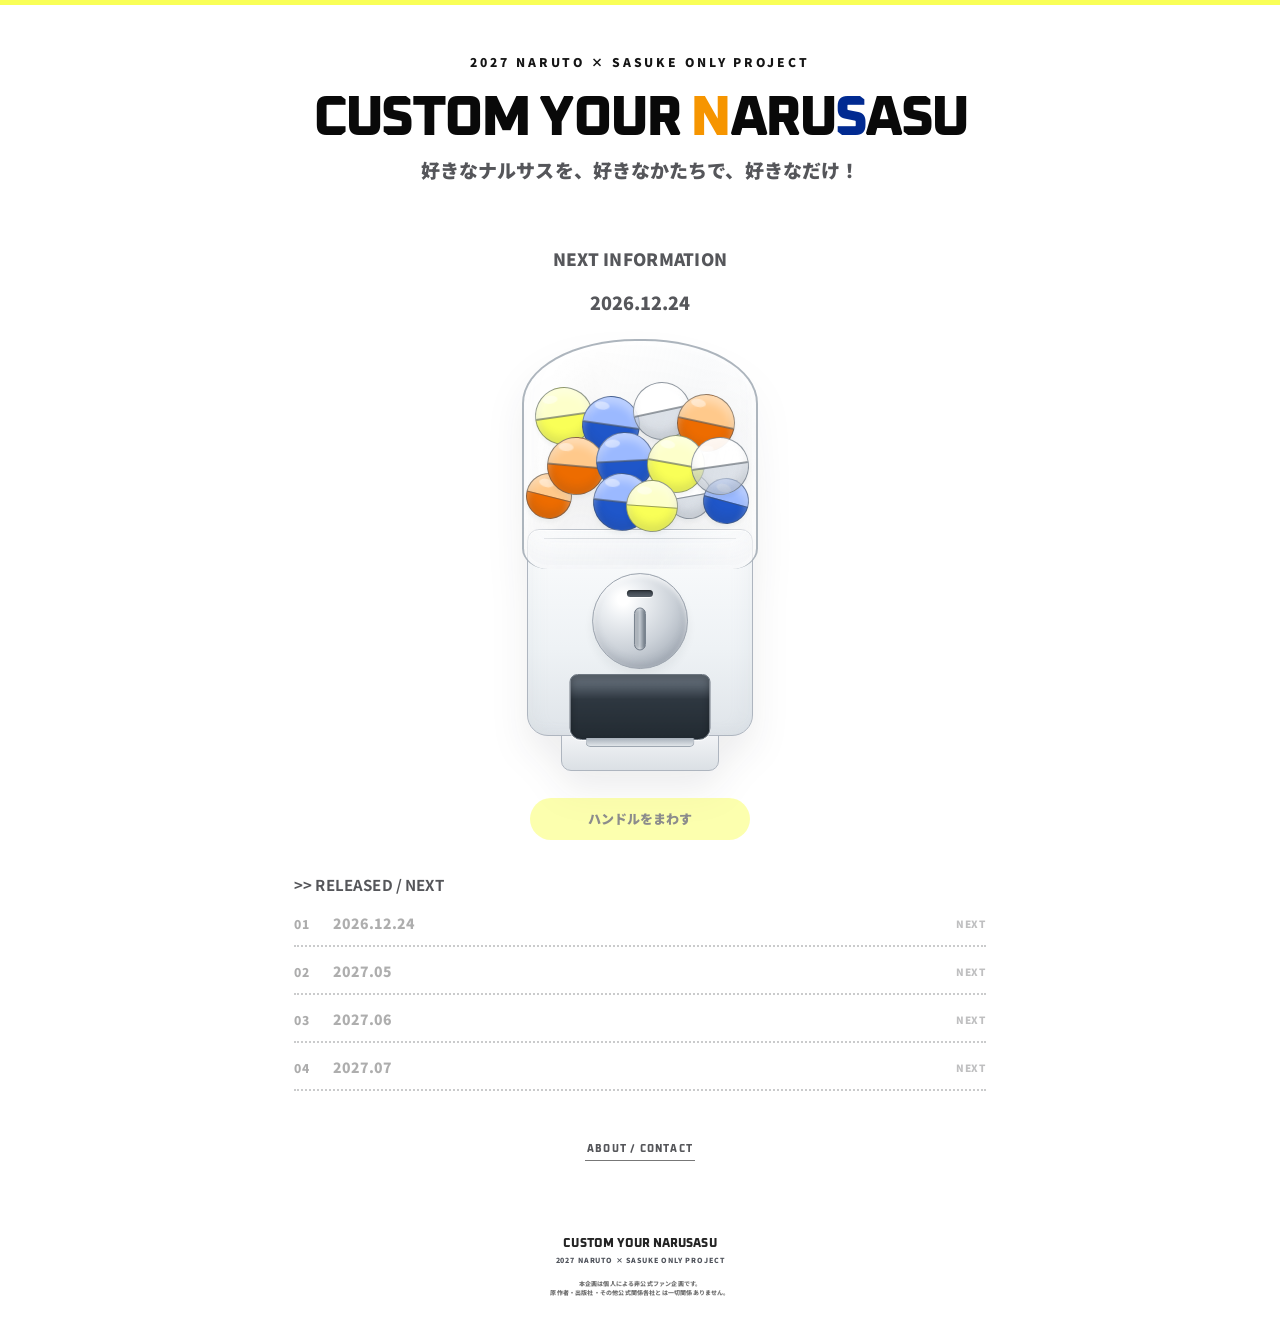
<file: preview_standalone.html>
<!doctype html>
<html lang="ja">
<head>
<meta charset="utf-8">
<meta name="viewport" content="width=device-width,initial-scale=1,viewport-fit=cover">
<meta name="theme-color" content="#F9FF57">
<meta name="description" content="2027 NARUTO × SASUKE ONLY PROJECT / CUSTOM YOUR NARUSASU">
<title>CUSTOM YOUR NARUSASU</title>
<link rel="preconnect" href="https://fonts.googleapis.com">
<link rel="preconnect" href="https://fonts.gstatic.com" crossorigin>
<link href="https://fonts.googleapis.com/css2?family=Noto+Sans+JP:wght@700;900&family=Oxanium:wght@700;800&display=swap" rel="stylesheet">
<style>
:root{
  --white:#ffffff;
  --ink:#090909;
  --gray:#55565a;
  --muted:#81838a;
  --line:#c9ccd2;
  --line-soft:#e8e9ec;
  --orange:#f69500;
  --blue:#012a91;
  --yellow:#F9FF57;
  --silver:#b8bec7;
  --silver-light:#eef1f4;
  --silver-dark:#59616b;
}
*{box-sizing:border-box}
html{background:var(--yellow)}
body{
  margin:0;
  min-height:100svh;
  background:var(--white);
  color:var(--ink);
  font-family:"Source Han Sans JP","源ノ角ゴシック JP","Noto Sans JP","Hiragino Kaku Gothic ProN","Yu Gothic",sans-serif;
  font-weight:900;
  overflow-x:hidden;
  line-break:strict;
}
body::before{content:"";position:fixed;top:0;left:0;right:0;height:5px;background:var(--yellow);z-index:20}
button{font:inherit}
a{color:inherit}

/* v3.5.3 opening timing is intentionally preserved. */
.intro{position:fixed;inset:0;z-index:999;background:var(--yellow);overflow:hidden;pointer-events:none}
.intro__white{position:absolute;inset:0;background:var(--white);transform:translateX(-100%)}
.intro.is-running .intro__white{animation:introWipe .44s cubic-bezier(.76,0,.24,1) forwards}
.intro.is-done{display:none}
@keyframes introWipe{to{transform:translateX(0)}}

.site{width:min(100%,760px);margin:0 auto;padding:54px 34px 34px}
.kicker{text-align:center;font-size:12px;letter-spacing:.24em;line-height:1.4;margin:0 0 22px;color:#151515}
.logo-wrap{position:relative;display:flex;justify-content:center;width:100%}
.logo{display:inline-block;width:max-content;font-family:"Oxanium","Arial Black",sans-serif;font-weight:800;text-transform:uppercase;font-size:clamp(33px,6.5vw,56px);letter-spacing:-.05em;line-height:.95;margin:0;white-space:nowrap;text-align:center;transform-origin:center center}
.logo .n{color:var(--orange)}
.logo .s{color:var(--blue)}
.logo .custom-your{display:inline;font-size:1em;letter-spacing:inherit;transform:none}
.logo .narusasu{display:inline;font-size:1em;letter-spacing:inherit}
.tagline{margin:9px 0 0;text-align:center;font-size:clamp(14px,2.8vw,19px);line-height:1.55;color:#55565a;letter-spacing:.005em}

.next{text-align:center;margin:62px 0 10px;color:#56575b}
.next__label{font-size:clamp(13px,2.8vw,17px);letter-spacing:.015em;margin:0 0 18px}
.next__date{font-size:clamp(14px,3.1vw,18px);margin:0}
.machine-zone{display:flex;flex-direction:column;align-items:center;margin-top:24px}
.machine{position:relative;width:min(54vw,282px);aspect-ratio:.64;filter:drop-shadow(0 18px 18px rgba(23,31,42,.08));user-select:none}
.chamber{position:absolute;left:8%;right:8%;top:0;height:52%;border:2px solid rgba(151,160,171,.78);border-bottom:none;border-radius:48% 48% 11% 11% / 28% 28% 9% 9%;background:linear-gradient(104deg,rgba(255,255,255,.84) 0 13%,rgba(255,255,255,.18) 30%,rgba(210,220,230,.10) 65%,rgba(255,255,255,.68) 100%);box-shadow:inset 0 0 0 4px rgba(255,255,255,.28),inset 0 -18px 24px rgba(91,110,128,.04);overflow:hidden;z-index:2}
.chamber::after{content:"";position:absolute;left:7%;top:8%;width:20%;height:62%;border-radius:50%;background:linear-gradient(90deg,rgba(255,255,255,.42),rgba(255,255,255,0));transform:rotate(10deg)}
.chamber-label{position:absolute;z-index:12;left:0;right:0;top:9%;text-align:center;font-size:8px;letter-spacing:.13em;color:rgba(174,182,192,.74);text-shadow:0 1px 0 rgba(255,255,255,.85),0 -1px 0 rgba(120,130,140,.14);mix-blend-mode:multiply}
.capsule{position:absolute;width:58px;height:58px;border-radius:50%;border:1.6px solid rgba(82,93,105,.62);overflow:hidden;box-shadow:inset 0 7px 8px rgba(255,255,255,.35),inset 0 -7px 9px rgba(44,55,66,.13),0 3px 4px rgba(47,55,65,.05);z-index:3}
.capsule-sm{width:46px;height:46px;z-index:2}
.capsule-md{width:52px;height:52px;z-index:4}
.capsule::before{content:"";position:absolute;left:-2px;right:-2px;top:49%;height:1.5px;background:rgba(74,82,91,.55)}
.capsule::after{content:"";position:absolute;left:9px;top:6px;width:15px;height:8px;border-radius:50%;background:rgba(255,255,255,.45);filter:blur(.4px)}
.c-orange{background:linear-gradient(#ffc98b 0 49%,#ed6c00 51% 100%)}
.c-blue{background:linear-gradient(#9bb9ff 0 49%,#1f56c9 51% 100%)}
.c-yellow{background:linear-gradient(#fdffca 0 49%,var(--yellow) 51% 100%)}
.c-clear{background:linear-gradient(rgba(255,255,255,.92) 0 49%,rgba(206,214,224,.62) 51% 100%)}
.c1{left:5%;top:20%;transform:rotate(-8deg)} .c2{left:25%;top:24%;transform:rotate(8deg)} .c3{left:47%;top:18%;transform:rotate(-12deg)} .c4{left:66%;top:23%;transform:rotate(12deg)}
.c5{left:10%;top:42%;transform:rotate(5deg)} .c6{left:31%;top:40%;transform:rotate(-3deg)} .c7{left:53%;top:41%;transform:rotate(10deg)} .c8{left:72%;top:42%;transform:rotate(-8deg)} .c9{left:30%;top:58%;transform:rotate(6deg)}
.c10{left:1%;top:58%;transform:rotate(14deg)} .c11{left:61%;top:58%;transform:rotate(-10deg)} .c12{left:44%;top:61%;transform:rotate(4deg)} .c13{left:77%;top:60%;transform:rotate(15deg)}
.machine-body{position:absolute;left:10%;right:10%;top:43%;height:47%;border:1.8px solid #aeb5bf;border-radius:12px 12px 21px 21px;background:linear-gradient(180deg,#fbfcfd 0%,#eef2f5 58%,#dfe4e9 100%);box-shadow:inset 0 1px 0 rgba(255,255,255,.9),inset 8px 0 16px rgba(170,180,190,.06),inset -8px 0 16px rgba(170,180,190,.08);z-index:1}
.machine-body::before{content:"";position:absolute;left:7%;right:7%;top:4%;height:1px;background:rgba(116,126,138,.28)}
.operation-plate{position:absolute;z-index:5;width:34%;aspect-ratio:1;left:50%;top:64%;transform:translate(-50%,-50%);border-radius:50%;border:1.8px solid #9da5af;background:radial-gradient(circle at 32% 27%,#fff 0 6%,#edf0f3 21%,#cbd1d8 54%,#abb3bd 78%,#9099a4 100%);box-shadow:inset 0 3px 5px rgba(255,255,255,.72),inset 0 -5px 9px rgba(69,80,91,.13),0 6px 10px rgba(40,48,58,.06)}
.coin-slot{position:absolute;top:17%;left:50%;width:28%;height:7%;transform:translateX(-50%);border-radius:99px;background:linear-gradient(#343b43,#59626c);box-shadow:inset 0 1px 2px rgba(0,0,0,.4),0 1px 0 #fff}
.handle-axis{position:absolute;left:50%;top:58%;width:13%;height:46%;transform:translate(-50%,-50%);border-radius:99px;background:linear-gradient(90deg,#747e89,#c2c9d0 48%,#6d7783);border:1px solid #76808c;box-shadow:inset 2px 0 3px rgba(255,255,255,.45);transform-origin:50% 50%;transition:transform .7s cubic-bezier(.2,.9,.2,1.15)}
.handle-axis.turn{transform:translate(-50%,-50%) rotate(180deg)}
.delivery-slot{position:absolute;z-index:6;left:50%;bottom:9%;width:50%;height:15%;transform:translateX(-50%);border-radius:8px 8px 12px 12px;border:1.6px solid #6e7781;background:linear-gradient(#737e8a 0%,#2e3740 38%,#222a31 100%);box-shadow:inset 0 4px 7px rgba(0,0,0,.3),0 1px 0 rgba(255,255,255,.8)}
.delivery-slot::after{content:"";position:absolute;left:11%;right:11%;bottom:-8px;height:8px;background:linear-gradient(#a7b0ba,#e0e5e9);border:1px solid #9ea7b1;border-top:none;border-radius:0 0 5px 5px}
.foot{position:absolute;z-index:0;left:22%;right:22%;bottom:2%;height:10%;border-radius:7px 7px 10px 10px;border:1.6px solid #aeb5bf;background:linear-gradient(#f7f8fa,#dbe0e5)}
.drop-ball{position:absolute;z-index:10;left:50%;top:68%;width:57px;height:57px;transform:translate(-50%,-50%) scale(.2);border-radius:50%;opacity:0;border:1.6px solid rgba(80,89,99,.72);background:linear-gradient(#f69500 0 49%,#012a91 51% 100%);box-shadow:inset 0 7px 8px rgba(255,255,255,.34),inset 0 -7px 9px rgba(44,55,66,.13),0 7px 10px rgba(34,41,49,.12);pointer-events:none}
.drop-ball::before{content:"";position:absolute;left:-1px;right:-1px;top:49%;height:1.5px;background:rgba(70,78,88,.58)}
.drop-ball.drop{animation:dropBall .9s cubic-bezier(.21,.72,.31,1.06) forwards}
@keyframes dropBall{0%{top:61%;opacity:0;transform:translate(-50%,-50%) scale(.18) rotate(-18deg)}30%{opacity:1}72%{top:92%;transform:translate(-50%,-50%) scale(1) rotate(11deg)}86%{top:88%;transform:translate(-50%,-50%) scale(.96) rotate(-5deg)}100%{top:91%;opacity:1;transform:translate(-50%,-50%) scale(1) rotate(0)}}
.turn-button{margin-top:18px;min-width:220px;border:0;border-radius:999px;background:var(--yellow);color:#111;padding:11px 28px 12px;font-size:13px;font-weight:900;cursor:pointer;box-shadow:none;transition:transform .12s ease,filter .12s ease}
.turn-button:hover{filter:brightness(.98)} .turn-button:active{transform:translateY(1px)} .turn-button:disabled{cursor:default;opacity:.48}
.machine-status{min-height:18px;margin-top:10px;color:#6b6d72;font-size:9px;letter-spacing:.14em;text-transform:uppercase;text-align:center}

.release{
  margin-top:24px;margin-top:34px}.release-title{margin:0 0 12px;color:#55565a;font-size:15px;letter-spacing:.01em}.release-row{width:100%;display:grid;grid-template-columns:30px minmax(0,1fr) auto;align-items:start;gap:9px;padding:7px 0 12px;border:0;border-bottom:2px dotted #6f7074;background:transparent;color:inherit;text-align:left;cursor:pointer}.release-row + .release-row{margin-top:8px}.release-num{padding-top:1px;font-size:12px;color:#1c1c1d;letter-spacing:.08em}.release-main{min-width:0}.release-head{font-size:14px;line-height:1.35;display:flex;flex-wrap:wrap;gap:8px}.release-date{color:#222}.release-name{color:#333}.release-sub{margin-top:3px;font-size:12px;line-height:1.45;color:#8a8b90;font-weight:700}.release-open{align-self:center;font-size:14px;color:#4f5054;letter-spacing:.02em}.release-row.future{opacity:.36;cursor:default}.release-row.future .release-name,.release-row.future .release-sub{display:none}.release-row.future .release-head{gap:0}.release-row.future .release-date{font-size:14px}.release-row.future .release-open{font-size:10px;letter-spacing:.08em}

.about-entry{
  margin-top:42px;
  text-align:center;
}
.about-link{
  appearance:none;
  border:0;
  border-bottom:1px solid #777;
  background:transparent;
  color:#55565a;
  padding:4px 2px;
  font-family:"Oxanium","Arial Black",sans-serif;
  font-size:10px;
  font-weight:800;
  letter-spacing:.12em;
  cursor:pointer;
}
.about-link:hover{color:#111;border-bottom-color:#111}
.about-grid{
  display:grid;
  grid-template-columns:110px minmax(0,1fr);
  gap:0;
  margin-top:18px;
  border-top:1px solid var(--line-soft);
}
.about-row{
  display:contents;
}
.about-key,.about-value{
  padding:11px 0;
  border-bottom:1px solid var(--line-soft);
  font-size:11px;
  line-height:1.7;
}
.about-key{
  color:#81838a;
  letter-spacing:.06em;
}
.about-value{
  color:#33353a;
}
.about-value a{
  color:inherit;
  text-decoration:underline;
  text-underline-offset:3px;
}
.about-note{
  margin-top:12px!important;
  margin-bottom:0!important;
  color:#74767b!important;
  font-size:9px!important;
  line-height:1.75!important;
}

.footer{margin-top:58px;padding:18px 0 8px;text-align:center;font-family:"Oxanium","Arial Black",sans-serif;font-size:12px;letter-spacing:.005em;color:#242424}.footer>span{font-family:"Source Han Sans JP","源ノ角ゴシック JP","Noto Sans JP",sans-serif;font-size:7px;color:#4f535b;display:block;margin-top:3px;letter-spacing:.12em;font-weight:900}.footer .footer-disclaimer{font-size:6px;line-height:1.6;color:#777;margin-top:14px;letter-spacing:.03em}

/* Production information modal */
.modal-overlay{position:fixed;inset:0;z-index:100;display:none;place-items:center;padding:22px;background:rgba(13,16,20,.36);backdrop-filter:blur(7px)}.modal-overlay.show{display:grid}.modal{width:min(100%,590px);max-height:min(88svh,800px);overflow:auto;background:#fff;border:1px solid #d5d8dd;border-radius:3px;padding:28px;box-shadow:0 24px 70px rgba(0,0,0,.16);animation:modalIn .2s ease-out}@keyframes modalIn{from{opacity:0;transform:translateY(6px)}to{opacity:1;transform:none}}.modal-top{display:flex;justify-content:space-between;align-items:center;gap:16px;margin-bottom:22px}.modal-kicker{font-size:8px;letter-spacing:.18em;color:#777}.modal-x{width:44px;height:44px;border:0;background:#fff;color:#222;cursor:pointer;border-radius:50%;font-size:18px;line-height:1;margin:-9px -9px -9px 0}.modal-heading{border:2px solid var(--yellow);padding:16px 17px}.modal h2{margin:0;font-size:24px;line-height:1.25;letter-spacing:-.02em}.modal-date{margin-top:5px;color:#74767b;font-size:9px;letter-spacing:.08em}.modal-media{margin-top:18px}.modal-media img{display:block;width:100%;height:auto}.modal-caption{margin-top:7px;color:#85878c;font-size:8px;line-height:1.6}.modal-body{margin-top:18px}.modal-body p{margin:0 0 12px;font-size:12px;line-height:1.9;color:#505258;font-weight:700}.modal-body ul{margin:10px 0 14px;padding-left:1.2em;color:#505258;font-size:12px;line-height:1.9;font-weight:700}.modal-action{display:block;width:100%;margin-top:20px;border:0;background:var(--yellow);color:#111;padding:13px 18px;cursor:pointer;font-size:11px;font-weight:900;text-align:center;text-decoration:none}.modal-action[hidden]{display:none}.modal-special{margin-top:14px}

/* Rally shell. Hidden until a release with type:'rally' is published. */
.rally-shell{font-size:12px}.rally-progress{position:sticky;top:-28px;z-index:4;margin:-2px 0 16px;padding:12px 0;background:#fff;border-bottom:1px solid var(--line-soft)}.rally-progress strong{font-size:18px}.rally-tabs{display:grid;grid-template-columns:repeat(3,1fr);gap:5px;margin-bottom:14px}.rally-tab{border:1px solid var(--line);background:#fff;padding:9px 5px;font-size:10px;cursor:pointer}.rally-tab.is-active{background:var(--yellow);border-color:var(--yellow)}.rally-map{border:1px solid var(--line-soft);background:#fafafa;min-height:280px;display:grid;place-items:center;padding:12px}.rally-list{display:grid;gap:7px}.rally-circle{border:1px solid var(--line);padding:12px;background:#fff}.rally-circle.is-rally{border-left:8px solid var(--yellow)}.rally-circle-head{display:flex;justify-content:space-between;gap:10px;align-items:flex-start}.rally-space{font-size:15px}.rally-actions{display:flex;gap:6px;flex-wrap:wrap;margin-top:10px}.rally-btn{border:1px solid #111;background:#fff;padding:8px 10px;font-size:9px;cursor:pointer}.rally-btn.is-on{background:var(--yellow);border-color:var(--yellow)}.reward-card{border:1px solid var(--line);padding:16px;margin-top:8px}.reward-card.is-ready{border:2px solid var(--yellow)}.redeem-track{position:relative;height:48px;background:#111;color:#fff;margin-top:12px;overflow:hidden;touch-action:none}.redeem-label{position:absolute;inset:0;display:grid;place-items:center;font-size:10px;letter-spacing:.06em;pointer-events:none}.redeem-thumb{position:absolute;left:4px;top:4px;width:40px;height:40px;border:0;background:var(--yellow);cursor:grab;font-size:16px}.rally-note{margin-top:14px;color:#72747a;font-size:9px;line-height:1.7}

@media(max-width:640px){.site{padding:44px 18px 26px}.kicker{font-size:9px;margin-bottom:18px}.logo{font-size:clamp(22px,6.6vw,37px)}.tagline{margin-top:7px;font-size:12px}.next{margin-top:52px}.next__label{font-size:12px;margin-bottom:14px}.next__date{font-size:12px}.machine{width:min(60vw,248px)}.capsule{width:48px;height:48px}.capsule-sm{width:38px;height:38px}.capsule-md{width:43px;height:43px}.operation-plate{width:35%;top:64.5%}.release{margin-top:30px}.modal{padding:22px 18px}.modal h2{font-size:21px}.modal-overlay{padding:12px}.about-entry{margin-top:34px}.about-grid{grid-template-columns:88px minmax(0,1fr)}.about-key,.about-value{font-size:10px}.release{margin-top:34px}}
@media(prefers-reduced-motion:reduce){*,*::before,*::after{animation-duration:.001ms!important;transition-duration:.001ms!important}}

.modal-kicker[hidden]{display:none!important}

</style>
</head>
<body>
<div class="intro" id="intro" aria-hidden="true"><div class="intro__white"></div></div>

<main class="site" id="site">
  <p class="kicker">2027 NARUTO × SASUKE ONLY PROJECT</p>

  <div class="logo-wrap">
    <h1 class="logo" id="mainLogo" aria-label="CUSTOM YOUR NARUSASU">
      <span class="custom-your">CUSTOM YOUR </span><span class="narusasu"><span class="n">N</span>ARU<span class="s">S</span>ASU</span>
    </h1>
  </div>

  <p class="tagline">好きなナルサスを、好きなかたちで、好きなだけ！</p>

  <section class="next" aria-live="polite" aria-label="Next information release">
    <p class="next__label" id="nextLabel">NEXT INFORMATION</p>
    <p class="next__date" id="nextDate">—</p>
  </section>

  <section class="machine-zone" aria-label="Information gacha">
    <div class="machine" id="machine">
      <div class="chamber">
        <div class="capsule c-yellow c1"></div>
        <div class="capsule c-blue c2"></div>
        <div class="capsule c-clear c3"></div>
        <div class="capsule c-orange c4"></div>
        <div class="capsule c-orange c5"></div>
        <div class="capsule c-blue c6"></div>
        <div class="capsule c-yellow c7"></div>
        <div class="capsule c-clear c8"></div>
        <div class="capsule c-blue c9"></div>
        <div class="capsule capsule-sm c-orange c10"></div>
        <div class="capsule capsule-sm c-clear c11"></div>
        <div class="capsule capsule-md c-yellow c12"></div>
        <div class="capsule capsule-sm c-blue c13"></div>
      </div>
      <div class="machine-body"></div>
      <div class="operation-plate">
        <div class="coin-slot"></div>
        <div class="handle-axis" id="handle"></div>
      </div>
      <div class="delivery-slot"></div>
      <div class="foot"></div>
      <div class="drop-ball" id="dropBall"></div>
    </div>

    <button class="turn-button" id="turnButton" type="button">ハンドルをまわす</button>
  </section>

  <section class="release" aria-label="Released and next information">
    <h2 class="release-title">&gt;&gt; RELEASED / NEXT</h2>
    <div id="releaseList"></div>
  </section>

  <div class="about-entry">
    <button class="about-link" id="aboutButton" type="button">ABOUT / CONTACT</button>
  </div>

  <footer class="footer">
    CUSTOM YOUR NARUSASU
    <span>2027 NARUTO × SASUKE ONLY PROJECT</span>
    <span class="footer-disclaimer">本企画は個人による非公式ファン企画です。<br>原作者・出版社・その他公式関係各社とは一切関係ありません。</span>
  </footer>
</main>

<div class="modal-overlay" id="modalOverlay" role="dialog" aria-modal="true" aria-labelledby="modalTitle" aria-hidden="true">
  <section class="modal" id="modalPanel">
    <div class="modal-top">
      <div class="modal-kicker" id="modalKicker">RELEASED INFORMATION</div>
      <button class="modal-x" id="modalClose" aria-label="閉じる" type="button">×</button>
    </div>
    <div id="modalContent"></div>
  </section>
</div>

<script>
/*
  RELEASE DATA — the main file you edit for information releases.

  IMPORTANT:
  - Do not upload embargoed images/body copy to public GitHub before release.
  - Keep future items `published: false` with only safe teaser metadata.
  - On release day, add the content/CTA, upload required assets, then set published:true.
  - The site automatically updates OPEN/NEXT and NEXT INFORMATION.
*/
window.CYNS_RELEASES = [
  {
    id: "gift",
    number: "01",
    dateLabel: "2026.12.24",
    name: "CHRISTMAS GIFT",
    teaser: "NARUSASU お題ガチャ OPEN",
    published: false,
    type: "information",
    title: "",
    image: "",
    imageAlt: "",
    imageCaption: "",
    body: [],
    ctaText: "",
    ctaUrl: ""
  },
  {
    id: "anthology",
    number: "02",
    dateLabel: "2027.05",
    name: "ANTHOLOGY",
    teaser: "『そのあと、ふたりで。』 / 執筆者 × テーマ",
    published: false,
    type: "information",
    title: "",
    image: "",
    imageAlt: "",
    imageCaption: "",
    body: [],
    ctaText: "",
    ctaUrl: ""
  },
  {
    id: "event-projects",
    number: "03",
    dateLabel: "2027.06",
    name: "EVENT PROJECTS",
    teaser: "CUSTOM YOUR NARUSASU / 会場企画",
    published: false,
    type: "information",
    title: "",
    image: "",
    imageAlt: "",
    imageCaption: "",
    body: [],
    ctaText: "",
    ctaUrl: ""
  },
  {
    id: "lineup",
    number: "04",
    dateLabel: "2027.07",
    name: "LINEUP",
    teaser: "ANTHOLOGY / CUSTOM SET / EVENT",
    published: false,
    type: "information",
    title: "",
    image: "",
    imageAlt: "",
    imageCaption: "",
    body: [],
    ctaText: "",
    ctaUrl: ""
  }
];

/*
POSTCARD RALLY release example — add only when you are ready to reveal it:
{
  id: "postcard-rally",
  number: "05",
  dateLabel: "2027.07",
  name: "POSTCARD RALLY",
  teaser: "MAP / MY LIST / GET / BONUS",
  published: true,
  type: "rally",
  title: "POSTCARD RALLY"
}
*/

</script>
<script>
/*
  POSTCARD RALLY DATA
  -------------------
  Keep this EMPTY on public GitHub until the space list is officially released.
  One object = one circle, not one physical space. This supports joint spaces and 2 GETs at one space.

  Example:
  {
    id: "a12a-awase",
    space: "A12a",
    circle: "18%",
    name: "awase",
    categories: ["小説"],
    comment: "現パロ新刊あります！",
    image: "./assets/images/circles/a12a.jpg",
    x: "https://x.com/...",
    pixiv: "https://www.pixiv.net/users/...",
    rally: true
  }
*/
window.CYNS_CIRCLES = [];

window.CYNS_RALLY_CONFIG = {
  thresholds: [5, 10, 15],
  rewardLabel: "BONUS POSTCARD GACHA ×1",
  playsPerReward: 1,
  postcardsPerPlay: 2
};

</script>
<script>
(() => {
  const circles = () => Array.isArray(window.CYNS_CIRCLES) ? window.CYNS_CIRCLES : [];
  const cfg = () => window.CYNS_RALLY_CONFIG || {thresholds:[5,10,15],rewardLabel:'BONUS POSTCARD GACHA ×1'};
  const key = name => `cyns:rally:v1:${name}`;
  const readSet = name => new Set(JSON.parse(localStorage.getItem(key(name)) || '[]'));
  const saveSet = (name,set) => localStorage.setItem(key(name), JSON.stringify([...set]));
  const myList = () => readSet('myList');
  const gets = () => readSet('gets');
  const claimed = () => readSet('claimed');
  let mountEl = null;
  let view = 'map';

  const esc = (v='') => String(v).replace(/[&<>'"]/g,c=>({'&':'&amp;','<':'&lt;','>':'&gt;',"'":'&#39;','"':'&quot;'}[c]));

  function progressText(){
    const count = gets().size;
    const next = cfg().thresholds.find(n => n > count);
    return next ? `<strong>${count} / ${next} GET</strong><br>NEXT BONUS あと${next-count}` : `<strong>${count} GET</strong><br>POSTCARD RALLY COMPLETE!`;
  }

  function circleCard(c){
    const saved = myList().has(c.id); const got = gets().has(c.id);
    const links = [c.x ? `<a href="${esc(c.x)}" target="_blank" rel="noopener">X</a>`:'', c.pixiv ? `<a href="${esc(c.pixiv)}" target="_blank" rel="noopener">pixiv</a>`:''].filter(Boolean).join(' / ');
    return `<article class="rally-circle${c.rally ? ' is-rally':''}" data-circle="${esc(c.id)}">
      <div class="rally-circle-head"><div><div class="rally-space">${esc(c.space)} ${saved?'♥ ':''}${got?'✓':''}</div><div>${esc(c.circle)}</div><div style="font-size:9px;color:#777">${esc(c.name||'')}</div></div><div>${c.rally?'POSTCARD':''}</div></div>
      ${c.image ? `<img src="${esc(c.image)}" alt="" style="width:100%;margin-top:10px">`:''}
      ${c.categories?.length ? `<div style="margin-top:8px;font-size:9px">${c.categories.map(esc).join(' / ')}</div>`:''}
      ${c.comment ? `<p style="font-size:10px;line-height:1.7">${esc(c.comment)}</p>`:''}
      ${links ? `<div style="font-size:10px">${links}</div>`:''}
      <div class="rally-actions">
        <button class="rally-btn ${saved?'is-on':''}" data-action="save" data-id="${esc(c.id)}">${saved?'♥ SAVED':'♡ MY LIST'}</button>
        ${c.rally ? `<button class="rally-btn ${got?'is-on':''}" data-action="get" data-id="${esc(c.id)}">${got?'✓ GET!':'POSTCARD GET'}</button>`:''}
      </div>
    </article>`;
  }

  function renderMap(){
    const data = circles();
    if(!data.length) return `<div class="rally-map"><div style="text-align:center;color:#777">MAP / CIRCLE DATA<br><small>スペース発表後に公開</small></div></div>`;
    // Production-ready fallback list. Replace this area with the final SVG island map when space IDs are fixed.
    const bySpace = [...new Set(data.map(c=>c.space))];
    return `<div class="rally-map" style="display:block"><div class="rally-list">${bySpace.map(space=>{
      const group = data.filter(c=>c.space===space); const rally = group.some(c=>c.rally); const saved = group.some(c=>myList().has(c.id)); const gotCount = group.filter(c=>gets().has(c.id)).length; const rallyCount = group.filter(c=>c.rally).length;
      return `<button class="rally-circle ${rally?'is-rally':''}" data-open-space="${esc(space)}" style="width:100%;text-align:left;cursor:pointer"><div class="rally-circle-head"><strong>${esc(space)}</strong><span>${saved?'♥ ':''}${gotCount ? `✓${rallyCount>1?` ${gotCount}/${rallyCount}`:''}`:''}</span></div></button>`;
    }).join('')}</div></div>`;
  }

  function renderList(filterSaved=false){
    let data = circles();
    if(filterSaved) data = data.filter(c => myList().has(c.id));
    return `<div class="rally-list">${data.length ? data.map(circleCard).join('') : '<div class="rally-map">まだ登録はありません。</div>'}</div>`;
  }

  function renderBonus(){
    const count = gets().size, cl = claimed();
    return cfg().thresholds.map(n=>{
      const ready = count >= n, done = cl.has(String(n));
      return `<div class="reward-card ${ready&&!done?'is-ready':''}"><strong>${n} GET ${done?'✓ CLAIMED':ready?'BONUS READY!':''}</strong><div style="margin-top:5px">${esc(cfg().rewardLabel)}</div>${ready&&!done?`<div style="font-size:9px;margin-top:7px">本部でこの画面を見せてね</div><div class="redeem-track" data-threshold="${n}"><div class="redeem-label">SLIDE TO REDEEM →</div><button class="redeem-thumb" type="button" aria-label="Slide to redeem">→</button></div>`:''}</div>`;
    }).join('') + `<div class="rally-note">ラリーの進捗はこの端末のブラウザに保存されます。イベント中は同じ端末・同じブラウザをご利用ください。</div>`;
  }

  function render(){
    if(!mountEl) return;
    mountEl.innerHTML = `<div class="rally-shell"><div class="rally-progress">${progressText()}</div><div class="rally-tabs"><button class="rally-tab ${view==='map'?'is-active':''}" data-view="map">MAP</button><button class="rally-tab ${view==='list'?'is-active':''}" data-view="list">MY LIST</button><button class="rally-tab ${view==='bonus'?'is-active':''}" data-view="bonus">BONUS</button></div><div class="rally-view">${view==='map'?renderMap():view==='list'?renderList(true):renderBonus()}</div><div class="rally-note">MAPで参加サークルを探して、ポストカードをもらったらGET！ 5 / 10 / 15 GETでBONUS GACHA。♡ MY LISTはお買い物メモにも使えます。CUSTOM SET購入は参加条件ではありません。</div></div>`;
    bind();
  }

  function toggle(name,id){const s=readSet(name); s.has(id)?s.delete(id):s.add(id); saveSet(name,s); render();}

  function bind(){
    mountEl.querySelectorAll('[data-view]').forEach(b=>b.addEventListener('click',()=>{view=b.dataset.view;render();}));
    mountEl.querySelectorAll('[data-action="save"]').forEach(b=>b.addEventListener('click',()=>toggle('myList',b.dataset.id)));
    mountEl.querySelectorAll('[data-action="get"]').forEach(b=>b.addEventListener('click',()=>toggle('gets',b.dataset.id)));
    mountEl.querySelectorAll('[data-open-space]').forEach(b=>b.addEventListener('click',()=>{
      const items=circles().filter(c=>c.space===b.dataset.openSpace); mountEl.querySelector('.rally-view').innerHTML=`<button class="rally-btn" id="rallyBack">← MAP</button><div class="rally-list" style="margin-top:8px">${items.map(circleCard).join('')}</div>`; bind(); const back=mountEl.querySelector('#rallyBack'); if(back) back.addEventListener('click',render);
    }));
    mountEl.querySelectorAll('.redeem-track').forEach(track=>bindSlider(track));
  }

  function bindSlider(track){
    const thumb=track.querySelector('.redeem-thumb'); let dragging=false,startX=0,startLeft=4; const max=()=>Math.max(4,track.clientWidth-thumb.offsetWidth-4);
    const move=x=>{const left=Math.max(4,Math.min(max(),startLeft+x-startX));thumb.style.left=`${left}px`; if(left>=max()-3){const s=claimed();s.add(String(track.dataset.threshold));saveSet('claimed',s);dragging=false;render();}};
    const down=e=>{dragging=true;startX=e.clientX ?? e.touches?.[0]?.clientX ?? 0;startLeft=parseFloat(getComputedStyle(thumb).left)||4;thumb.setPointerCapture?.(e.pointerId)};
    thumb.addEventListener('pointerdown',down); thumb.addEventListener('pointermove',e=>{if(dragging)move(e.clientX)}); thumb.addEventListener('pointerup',()=>dragging=false); thumb.addEventListener('pointercancel',()=>dragging=false);
  }

  window.CYNS_RALLY = { mount(el){mountEl=el;view='map';render();} };
})();

</script>
<script>
window.CYNS_ABOUT = {
  title: "ABOUT",

  intro: [
    "本企画は、2027年7月18日（日）東京ビッグサイトにて開催される、<br>赤ブーブー通信社主催 ナルト×サスケオンリー「ほうき星が尾を引けば」内の有志企画です。",
    "アンソロジー、イベント当日のポストカードラリー、会場ガチャなど、さまざまな企画を準備中です！<br>本サイトと企画用Xにて最新情報を随時発信していきますので、一緒に楽しんでもらえたら嬉しいです。"
  ],

  credits: [
    {
      label: "PLANNED BY",
      value: "awase"
    },
    {
      label: "MAIL",
      value: "custom.your.narusasu@gmail.com",
      href: "mailto:custom.your.narusasu@gmail.com"
    },
    {
      label: "X",
      value: "@CUSTOM_YOUR_NS",
      href: "https://x.com/CUSTOM_YOUR_NS"
    }
  ],

  notes: [
    "本企画は参加サークル有志による企画であり、赤ブーブー通信社主催企画ではありません。",
    "本企画は個人による非公式ファン企画です。原作者・出版社・その他公式関係各社とは一切関係ありません。"
  ]
};

</script>
<script>
(() => {
  const releases = Array.isArray(window.CYNS_RELEASES) ? window.CYNS_RELEASES : [];
  const intro = document.getElementById('intro');
  const handle = document.getElementById('handle');
  const dropBall = document.getElementById('dropBall');
  const turnButton = document.getElementById('turnButton');
  const modal = document.getElementById('modalOverlay');
  const modalPanel = document.getElementById('modalPanel');
  const modalContent = document.getElementById('modalContent');
  const modalKicker = document.getElementById('modalKicker');
  const releaseList = document.getElementById('releaseList');
  const nextLabel = document.getElementById('nextLabel');
  const nextDate = document.getElementById('nextDate');
  const aboutButton = document.getElementById('aboutButton');
  let running = false;
  let activeId = null;

  // Preserve v3.5.3 opening animation timing.
  requestAnimationFrame(() => {
    setTimeout(() => intro.classList.add('is-running'), 70);
    setTimeout(() => intro.classList.add('is-done'), 565);
  });

  const escapeHtml = (value='') => String(value).replace(/[&<>'"]/g, c => ({'&':'&amp;','<':'&lt;','>':'&gt;',"'":'&#39;','"':'&quot;'}[c]));
  const openedKey = id => `cyns:release:v1:${id}:opened`;
  const isOpened = id => localStorage.getItem(openedKey(id)) === '1';
  const setOpened = id => localStorage.setItem(openedKey(id), '1');
  const published = () => releases.filter(r => r.published);
  const future = () => releases.filter(r => !r.published);

  function renderNext(){
    const next = future()[0];
    if(next){
      nextLabel.textContent = 'NEXT INFORMATION';
      nextDate.textContent = next.dateLabel;
    }else{
      nextLabel.textContent = 'ALL INFORMATION RELEASED';
      nextDate.textContent = 'CLOSED';
    }
  }

  function renderReleases(){
    releaseList.innerHTML = '';
    releases.forEach(r => {
      const btn = document.createElement('button');
      btn.type = 'button';
      btn.className = `release-row${r.published ? '' : ' future'}`;
      if(!r.published){ btn.disabled = true; btn.setAttribute('aria-disabled','true'); }
      btn.innerHTML = `
        <span class="release-num">${escapeHtml(r.number)}</span>
        <span class="release-main">
          <span class="release-head"><span class="release-date">${escapeHtml(r.dateLabel)}</span><span class="release-name">${escapeHtml(r.name)}</span></span>
          <span class="release-sub">${escapeHtml(r.teaser || '')}</span>
        </span>
        <span class="release-open">${r.published ? 'OPEN' : 'NEXT'}</span>`;
      if(r.published) btn.addEventListener('click', () => openRelease(r.id, true));
      releaseList.appendChild(btn);
    });
  }

  function nextCapsule(){
    const pub = published();
    if(!pub.length) return null;
    return pub.find(r => !isOpened(r.id)) || pub[pub.length-1];
  }

  function syncMachine(){
    const target = nextCapsule();
    if(!target){
      const next = future()[0];
      turnButton.disabled = true;
      turnButton.textContent = 'ハンドルをまわす';
      return;
    }
    turnButton.disabled = false;
    if(isOpened(target.id)){
      turnButton.textContent = 'もう一度まわす';
    }else{
      turnButton.textContent = 'ハンドルをまわす';
    }
  }

  function bodyHtml(body){
    if(!Array.isArray(body)) return '';
    return body.map(block => {
      if(typeof block === 'string') return `<p>${escapeHtml(block)}</p>`;
      if(block && block.type === 'html') return block.html || '';
      if(block && block.type === 'list' && Array.isArray(block.items)) return `<ul>${block.items.map(x=>`<li>${escapeHtml(x)}</li>`).join('')}</ul>`;
      if(block && block.type === 'paragraph') return `<p>${escapeHtml(block.text || '')}</p>`;
      return '';
    }).join('');
  }

  function informationHtml(r){
    const image = r.image ? `<div class="modal-media"><img src="${escapeHtml(r.image)}" alt="${escapeHtml(r.imageAlt || '')}">${r.imageCaption ? `<div class="modal-caption">${escapeHtml(r.imageCaption)}</div>` : ''}</div>` : '';
    const cta = r.ctaText && r.ctaUrl ? `<a class="modal-action" href="${escapeHtml(r.ctaUrl)}">${escapeHtml(r.ctaText)}</a>` : '';
    return `<div class="modal-heading"><h2 id="modalTitle">${escapeHtml(r.title || r.name)}</h2><div class="modal-date">${escapeHtml(r.dateLabel)}</div></div>${image}<div class="modal-body">${bodyHtml(r.body)}</div>${cta}`;
  }

  function openAbout(updateHash=true){
    activeId = 'about';
    if(modalKicker) modalKicker.hidden = true;

    const about = window.CYNS_ABOUT || {};
    const introHtml = (about.intro || []).map(p => `<p>${p}</p>`).join('');
    const creditsHtml = (about.credits || []).map(item => {
      const content = item.href
        ? `<a href="${item.href}"${item.href.startsWith('http') ? ' target="_blank" rel="noopener noreferrer"' : ''}>${item.value}</a>`
        : item.value;
      return `
        <div class="about-row">
          <div class="about-key">${item.label}</div>
          <div class="about-value">${content}</div>
        </div>`;
    }).join('');
    const notesHtml = (about.notes || []).map(note => `<p class="about-note"><strong>${note}</strong></p>`).join('');

    modalContent.innerHTML = `
      <div class="modal-heading">
        <h2 id="modalTitle">${about.title || 'ABOUT'}</h2>
      </div>

      <div class="modal-body">
        ${introHtml}

        <div class="about-grid">
          ${creditsHtml}
        </div>

        ${notesHtml}
      </div>`;

    modal.classList.add('show');
    modal.setAttribute('aria-hidden','false');
    document.body.style.overflow = 'hidden';
    modalPanel.scrollTop = 0;
    if(updateHash) history.replaceState(null,'',`#about`);
    return true;
  }

  function openRelease(id, updateHash=true){
    if(modalKicker) modalKicker.hidden = false;
    const r = releases.find(x => x.id === id && x.published);
    if(!r) return false;
    activeId = r.id;
    setOpened(r.id);
    if(r.type === 'rally' && window.CYNS_RALLY){
      modalContent.innerHTML = `<div class="modal-heading"><h2 id="modalTitle">${escapeHtml(r.title || 'POSTCARD RALLY')}</h2><div class="modal-date">${escapeHtml(r.dateLabel)}</div></div><div class="modal-special" id="rallyMount"></div>`;
      window.CYNS_RALLY.mount(document.getElementById('rallyMount'));
    }else{
      modalContent.innerHTML = informationHtml(r);
    }
    modal.classList.add('show');
    modal.setAttribute('aria-hidden','false');
    document.body.style.overflow = 'hidden';
    modalPanel.scrollTop = 0;
    syncMachine();
    if(updateHash) history.replaceState(null,'',`#${encodeURIComponent(r.id)}`);
    return true;
  }

  function closeModal(){
    if(!modal.classList.contains('show')) return;
    modal.classList.remove('show');
    modal.setAttribute('aria-hidden','true');
    document.body.style.overflow = '';
    activeId = null;
    if(modalKicker) modalKicker.hidden = false;
    if(location.hash) history.replaceState(null,'',location.pathname + location.search);
  }

  function playGacha(){
    const target = nextCapsule();
    if(running || !target) return;
    running = true;
    handle.classList.remove('turn');
    dropBall.classList.remove('drop');
    void handle.offsetWidth;
    handle.classList.add('turn');
    setTimeout(() => dropBall.classList.add('drop'), 460);
    setTimeout(() => {
      openRelease(target.id, true);
      running = false;
    }, 1320);
  }

  function openHash(){
    const id = decodeURIComponent(location.hash.replace(/^#/,''));
    if(!id) return;
    if(id === 'about'){
      openAbout(false);
      return;
    }
    openRelease(id, false);
  }

  turnButton.addEventListener('click', playGacha);
  if(aboutButton) aboutButton.addEventListener('click', () => openAbout(true));
  document.getElementById('modalClose').addEventListener('click', closeModal);
  modal.addEventListener('click', e => { if(e.target === modal) closeModal(); });
  document.addEventListener('keydown', e => { if(e.key === 'Escape') closeModal(); });
  window.addEventListener('hashchange', openHash);

  renderReleases();
  renderNext();
  syncMachine();
  openHash();
})();

</script>
</body>
</html>
</file>
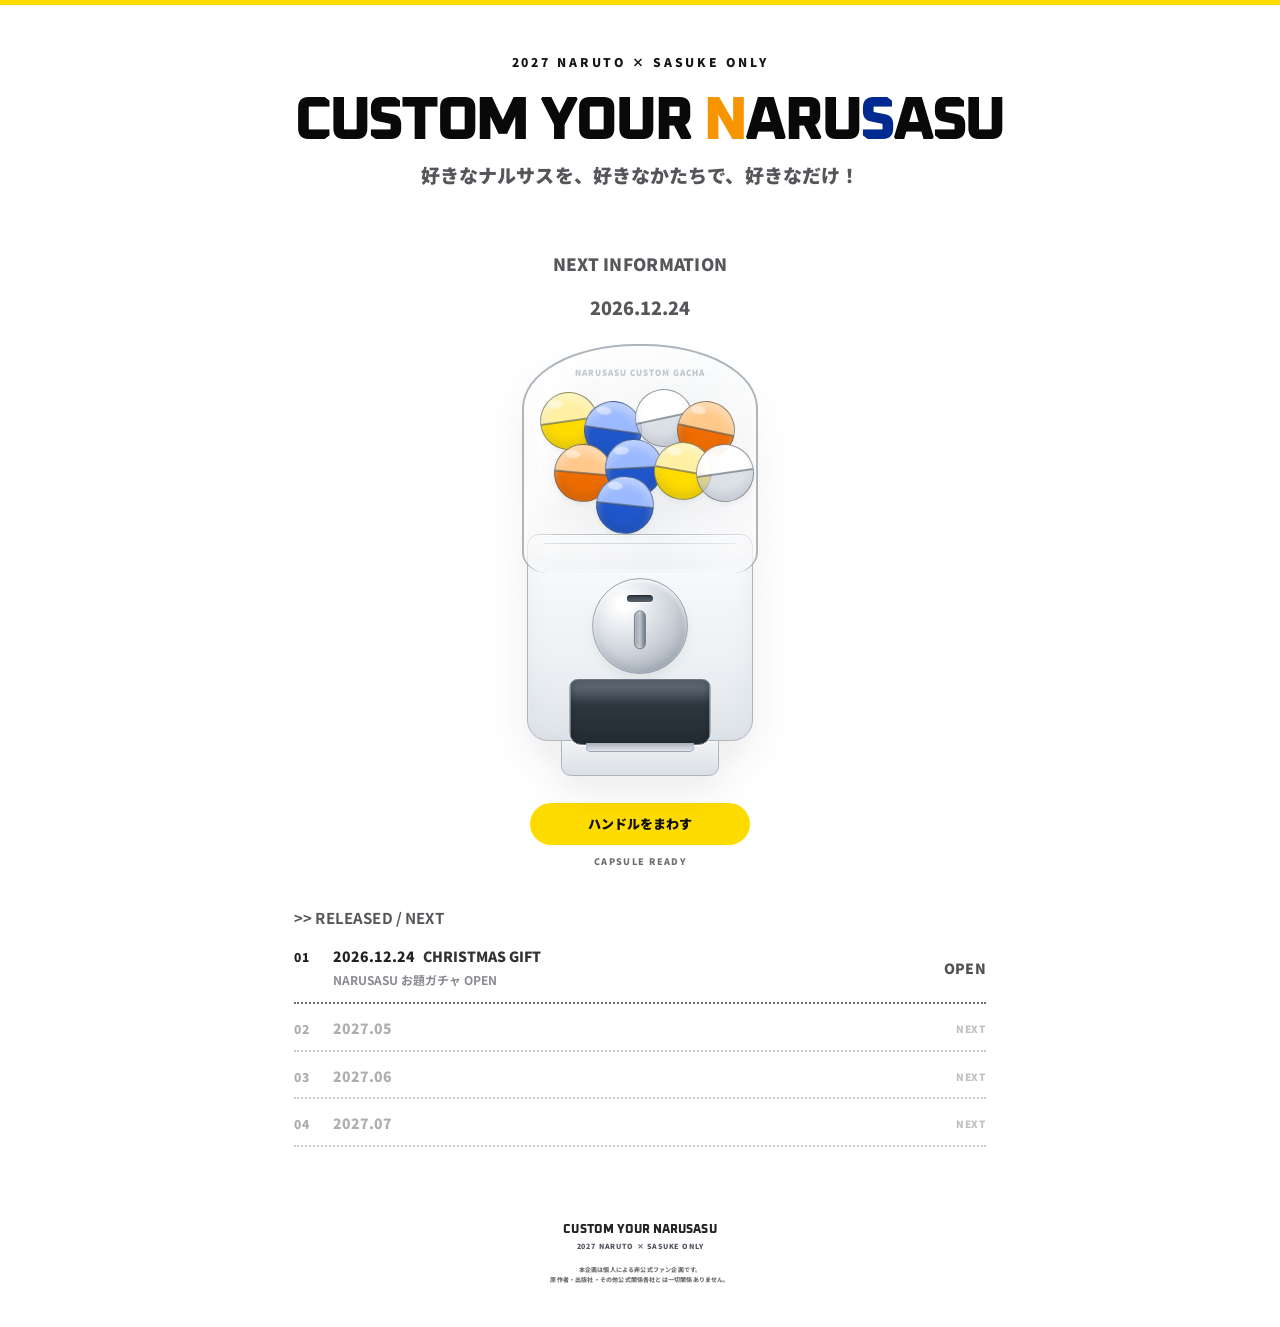
<file: legacy/v353-reconstructed.html>
<!doctype html>
<html lang="ja">
<head>
<meta charset="utf-8">
<meta name="viewport" content="width=device-width,initial-scale=1,viewport-fit=cover">
<title>CUSTOM YOUR NARUSASU — Information Gacha Demo v3.5.3</title>
<link rel="preconnect" href="https://fonts.googleapis.com">
<link rel="preconnect" href="https://fonts.gstatic.com" crossorigin>
<link href="https://fonts.googleapis.com/css2?family=Noto+Sans+JP:wght@700;900&family=Oxanium:wght@700;800&display=swap" rel="stylesheet">
<style>
:root{
  --white:#ffffff;
  --ink:#090909;
  --gray:#55565a;
  --muted:#81838a;
  --line:#c9ccd2;
  --line-soft:#e8e9ec;
  --orange:#f69500;
  --blue:#012a91;
  --yellow:#ffdc00;
  --silver:#b8bec7;
  --silver-light:#eef1f4;
  --silver-dark:#59616b;
  --clear:rgba(255,255,255,.34);
}
*{box-sizing:border-box}
html{background:var(--yellow)}
body{
  margin:0;
  min-height:100svh;
  background:var(--white);
  color:var(--ink);
  font-family:"Noto Sans JP","Source Han Sans JP","Hiragino Kaku Gothic ProN","Yu Gothic",sans-serif;
  font-weight:900;
  overflow-x:hidden;
}
body::before{
  content:"";
  position:fixed;
  top:0;left:0;right:0;
  height:5px;
  background:var(--yellow);
  z-index:20;
}
button{font:inherit}

/* Opening wipe: shown on every load */
.intro{
  position:fixed;
  inset:0;
  z-index:999;
  background:var(--yellow);
  overflow:hidden;
  pointer-events:none;
}
.intro__white{
  position:absolute;
  inset:0;
  background:var(--white);
  transform:translateX(-100%);
}
.intro.is-running .intro__white{
  animation:introWipe .44s cubic-bezier(.76,0,.24,1) forwards;
}
.intro.is-done{display:none}
@keyframes introWipe{to{transform:translateX(0)}}

.site{
  width:min(100%,760px);
  margin:0 auto;
  padding:54px 34px 34px;
}
.kicker{
  text-align:center;
  font-size:12px;
  letter-spacing:.24em;
  line-height:1.4;
  margin:0 0 22px;
  color:#151515;
}
.logo-wrap{position:relative}
.logo{
  font-family:"Oxanium","Arial Black",sans-serif;
  font-weight:800;
  text-transform:uppercase;
  font-size:clamp(35px,7vw,61px);
  letter-spacing:-.055em;
  line-height:.95;
  margin:0;
  white-space:nowrap;
  transform-origin:left center;
}
.logo .n{color:var(--orange)}
.logo .s{color:var(--blue)}
.logo.logo-b .custom-your{
  display:inline-block;
  font-size:.78em;
  letter-spacing:-.035em;
  transform:translateY(-.03em);
}
.logo.logo-b .narusasu{
  display:inline-block;
  font-size:1.08em;
}
.tagline{
  margin:9px 0 0;
  text-align:center;
  font-size:clamp(14px,2.8vw,19px);
  line-height:1.55;
  color:#55565a;
  letter-spacing:.005em;
}

.next{
  text-align:center;
  margin:62px 0 10px;
  color:#56575b;
}
.next__label{
  font-size:clamp(13px,2.8vw,17px);
  letter-spacing:.015em;
  margin:0 0 18px;
}
.next__date{
  font-size:clamp(14px,3.1vw,18px);
  margin:0;
}

.machine-zone{
  display:flex;
  flex-direction:column;
  align-items:center;
  margin-top:24px;
}
.machine{
  position:relative;
  width:min(54vw,282px);
  aspect-ratio:.64;
  filter:drop-shadow(0 18px 18px rgba(23,31,42,.08));
  user-select:none;
}
/* clear upper chamber */
.chamber{
  position:absolute;
  left:8%;right:8%;top:0;height:52%;
  border:2px solid rgba(151,160,171,.78);
  border-bottom:none;
  border-radius:48% 48% 11% 11% / 28% 28% 9% 9%;
  background:
    linear-gradient(104deg,rgba(255,255,255,.84) 0 13%,rgba(255,255,255,.18) 30%,rgba(210,220,230,.10) 65%,rgba(255,255,255,.68) 100%);
  box-shadow:
    inset 0 0 0 4px rgba(255,255,255,.28),
    inset 0 -18px 24px rgba(91,110,128,.04);
  overflow:hidden;
  z-index:2;
}
.chamber::after{
  content:"";
  position:absolute;
  left:7%;top:8%;width:20%;height:62%;
  border-radius:50%;
  background:linear-gradient(90deg,rgba(255,255,255,.42),rgba(255,255,255,0));
  transform:rotate(10deg);
}
.chamber-label{
  position:absolute;
  z-index:4;
  left:0;right:0;top:9%;
  text-align:center;
  font-size:8px;
  letter-spacing:.13em;
  color:rgba(174,182,192,.74);
  text-shadow:
    0 1px 0 rgba(255,255,255,.85),
    0 -1px 0 rgba(120,130,140,.14);
  mix-blend-mode:multiply;
}
.capsule{
  position:absolute;
  width:58px;height:58px;
  border-radius:50%;
  border:1.6px solid rgba(82,93,105,.62);
  overflow:hidden;
  box-shadow:
    inset 0 7px 8px rgba(255,255,255,.35),
    inset 0 -7px 9px rgba(44,55,66,.13),
    0 3px 4px rgba(47,55,65,.05);
  z-index:3;
}
.capsule::before{
  content:"";
  position:absolute;left:-2px;right:-2px;top:49%;height:1.5px;
  background:rgba(74,82,91,.55);
}
.capsule::after{
  content:"";
  position:absolute;left:9px;top:6px;width:15px;height:8px;
  border-radius:50%;background:rgba(255,255,255,.45);filter:blur(.4px);
}
.c-orange{background:linear-gradient(#ffc98b 0 49%,#ed6c00 51% 100%)}
.c-blue{background:linear-gradient(#9bb9ff 0 49%,#1f56c9 51% 100%)}
.c-yellow{background:linear-gradient(#fff0a3 0 49%,#ffdc00 51% 100%)}
.c-clear{background:linear-gradient(rgba(255,255,255,.92) 0 49%,rgba(206,214,224,.62) 51% 100%)}
.c1{left:7%;top:20%;transform:rotate(-8deg)}
.c2{left:26%;top:24%;transform:rotate(8deg)}
.c3{left:48%;top:19%;transform:rotate(-12deg)}
.c4{left:66%;top:24%;transform:rotate(12deg)}
.c5{left:13%;top:43%;transform:rotate(5deg)}
.c6{left:35%;top:41%;transform:rotate(-3deg)}
.c7{left:56%;top:42%;transform:rotate(10deg)}
.c8{left:74%;top:43%;transform:rotate(-8deg)}
.c9{left:31%;top:57%;transform:rotate(6deg)}

/* rigid lower body */
.machine-body{
  position:absolute;
  left:10%;right:10%;top:43%;height:47%;
  border:1.8px solid #aeb5bf;
  border-radius:12px 12px 21px 21px;
  background:linear-gradient(180deg,#fbfcfd 0%,#eef2f5 58%,#dfe4e9 100%);
  box-shadow:
    inset 0 1px 0 rgba(255,255,255,.9),
    inset 8px 0 16px rgba(170,180,190,.06),
    inset -8px 0 16px rgba(170,180,190,.08);
  z-index:1;
}
.machine-body::before{
  content:"";
  position:absolute;
  left:7%;right:7%;top:4%;height:1px;
  background:rgba(116,126,138,.28);
}
.operation-plate{
  position:absolute;
  z-index:5;
  width:34%;aspect-ratio:1;
  left:50%;top:64%;
  transform:translate(-50%,-50%);
  border-radius:50%;
  border:1.8px solid #9da5af;
  background:radial-gradient(circle at 32% 27%,#fff 0 6%,#edf0f3 21%,#cbd1d8 54%,#abb3bd 78%,#9099a4 100%);
  box-shadow:
    inset 0 3px 5px rgba(255,255,255,.72),
    inset 0 -5px 9px rgba(69,80,91,.13),
    0 6px 10px rgba(40,48,58,.06);
}
.coin-slot{
  position:absolute;
  top:17%;left:50%;
  width:28%;height:7%;
  transform:translateX(-50%);
  border-radius:99px;
  background:linear-gradient(#343b43,#59626c);
  box-shadow:inset 0 1px 2px rgba(0,0,0,.4),0 1px 0 #fff;
}
.handle-axis{
  position:absolute;
  left:50%;top:54%;
  width:13%;height:42%;
  transform:translate(-50%,-50%);
  border-radius:99px;
  background:linear-gradient(90deg,#747e89,#c2c9d0 48%,#6d7783);
  border:1px solid #76808c;
  box-shadow:inset 2px 0 3px rgba(255,255,255,.45);
  transform-origin:50% 50%;
  transition:transform .7s cubic-bezier(.2,.9,.2,1.15);
}
.handle-axis.turn{transform:translate(-50%,-50%) rotate(180deg)}

.delivery-slot{
  position:absolute;
  z-index:6;
  left:50%;bottom:9%;
  width:50%;height:15%;
  transform:translateX(-50%);
  border-radius:8px 8px 12px 12px;
  border:1.6px solid #6e7781;
  background:linear-gradient(#737e8a 0%,#2e3740 38%,#222a31 100%);
  box-shadow:inset 0 4px 7px rgba(0,0,0,.3),0 1px 0 rgba(255,255,255,.8);
}
.delivery-slot::after{
  content:"";
  position:absolute;
  left:11%;right:11%;bottom:-8px;height:8px;
  background:linear-gradient(#a7b0ba,#e0e5e9);
  border:1px solid #9ea7b1;
  border-top:none;
  border-radius:0 0 5px 5px;
}
.foot{
  position:absolute;
  z-index:0;
  left:22%;right:22%;bottom:2%;height:10%;
  border-radius:7px 7px 10px 10px;
  border:1.6px solid #aeb5bf;
  background:linear-gradient(#f7f8fa,#dbe0e5);
}
.drop-ball{
  position:absolute;
  z-index:10;
  left:50%;top:68%;
  width:57px;height:57px;
  transform:translate(-50%,-50%) scale(.2);
  border-radius:50%;
  opacity:0;
  border:1.6px solid rgba(80,89,99,.72);
  background:linear-gradient(#f69500 0 49%,#012a91 51% 100%);
  box-shadow:inset 0 7px 8px rgba(255,255,255,.34),inset 0 -7px 9px rgba(44,55,66,.13),0 7px 10px rgba(34,41,49,.12);
  pointer-events:none;
}
.drop-ball::before{
  content:"";
  position:absolute;left:-1px;right:-1px;top:49%;height:1.5px;background:rgba(70,78,88,.58);
}
.drop-ball.drop{animation:dropBall .9s cubic-bezier(.21,.72,.31,1.06) forwards}
@keyframes dropBall{
  0%{top:61%;opacity:0;transform:translate(-50%,-50%) scale(.18) rotate(-18deg)}
  30%{opacity:1}
  72%{top:92%;transform:translate(-50%,-50%) scale(1) rotate(11deg)}
  86%{top:88%;transform:translate(-50%,-50%) scale(.96) rotate(-5deg)}
  100%{top:91%;opacity:1;transform:translate(-50%,-50%) scale(1) rotate(0)}
}
.turn-button{
  margin-top:18px;
  min-width:220px;
  border:0;
  border-radius:999px;
  background:var(--yellow);
  color:#111;
  padding:11px 28px 12px;
  font-size:13px;
  font-weight:900;
  cursor:pointer;
  box-shadow:none;
  transition:transform .12s ease,filter .12s ease;
}
.turn-button:hover{filter:brightness(.98)}
.turn-button:active{transform:translateY(1px)}
.machine-status{
  min-height:18px;
  margin-top:10px;
  color:#6b6d72;
  font-size:9px;
  letter-spacing:.16em;
  text-transform:uppercase;
}

.release{
  margin-top:34px;
}
.release-title{
  margin:0 0 12px;
  color:#55565a;
  font-size:15px;
  letter-spacing:.01em;
}
.release-row{
  width:100%;
  display:grid;
  grid-template-columns:30px minmax(0,1fr) auto;
  align-items:start;
  gap:9px;
  padding:7px 0 12px;
  border:0;
  border-bottom:2px dotted #6f7074;
  background:transparent;
  color:inherit;
  text-align:left;
  cursor:pointer;
}
.release-row + .release-row{margin-top:8px}
.release-num{
  padding-top:1px;
  font-size:12px;
  color:#1c1c1d;
  letter-spacing:.08em;
}
.release-main{min-width:0}
.release-head{
  font-size:14px;
  line-height:1.35;
  display:flex;
  flex-wrap:wrap;
  gap:8px;
}
.release-date{color:#222}
.release-name{color:#333}
.release-sub{
  margin-top:3px;
  font-size:12px;
  line-height:1.45;
  color:#8a8b90;
  font-weight:700;
}
.release-open{
  align-self:center;
  font-size:14px;
  color:#4f5054;
  letter-spacing:.02em;
}
.release-row.future{
  opacity:.36;
  cursor:default;
}
.release-row.future .release-name,
.release-row.future .release-sub{display:none}
.release-row.future .release-head{
  gap:0;
}
.release-row.future .release-date{
  font-size:14px;
}
.release-row.future .release-open{font-size:10px;letter-spacing:.08em}

.footer{
  margin-top:58px;
  padding:18px 0 8px;
  text-align:center;
  font-family:"Oxanium","Arial Black",sans-serif;
  font-size:12px;
  letter-spacing:.005em;
  color:#242424;
}
.footer span{
  font-family:"Noto Sans JP",sans-serif;
  font-size:7px;
  color:#4f535b;
  display:block;
  margin-top:3px;
  letter-spacing:.12em;
  font-weight:900;
}
.footer .footer-disclaimer{
  font-family:"Noto Sans JP",sans-serif;
  font-size:6px;
  line-height:1.6;
  color:#777;
  display:block;
  margin-top:14px;
  letter-spacing:.03em;
}

/* Modal */
.modal-overlay{
  position:fixed;
  inset:0;
  z-index:100;
  display:none;
  place-items:center;
  padding:22px;
  background:rgba(13,16,20,.36);
  backdrop-filter:blur(7px);
}
.modal-overlay.show{display:grid}
.modal{
  width:min(100%,570px);
  max-height:min(82svh,760px);
  overflow:auto;
  background:#fff;
  border:1px solid #d5d8dd;
  border-radius:3px;
  padding:28px;
  box-shadow:0 24px 70px rgba(0,0,0,.16);
  animation:modalIn .2s ease-out;
}
@keyframes modalIn{from{opacity:0;transform:translateY(6px)}to{opacity:1;transform:none}}
.modal-top{display:flex;justify-content:space-between;align-items:center;gap:16px;margin-bottom:28px}
.modal-kicker{font-size:8px;letter-spacing:.18em;color:#777}
.modal-x{
  width:28px;height:28px;border:1px solid #d7d9dd;background:#fff;color:#222;cursor:pointer;border-radius:50%;font-size:15px;line-height:1;
}
.modal h2{margin:0;font-size:24px;line-height:1.18;letter-spacing:-.02em}
.modal p{margin:16px 0 0;font-size:12px;line-height:1.9;color:#5e6065;font-weight:700}
.modal-card{
  margin-top:22px;
  padding:26px 20px;
  background:#fafafa;
  border:1px solid #e3e4e7;
  text-align:center;
}
.modal-card strong{display:block;font-size:22px;line-height:1.25}
.modal-card small{display:block;margin-top:8px;font-size:8px;letter-spacing:.12em;color:#7e8085}
.modal-action{
  width:100%;margin-top:20px;border:0;background:#111;color:#fff;padding:13px 18px;cursor:pointer;font-size:11px;font-weight:900;
}

@media (max-width:640px){
  .site{padding:44px 18px 26px}
  .kicker{font-size:9px;margin-bottom:18px}
  .logo{font-size:clamp(27px,7.9vw,48px)}
  .tagline{margin-top:23px;font-size:12px}
  .next{margin-top:52px}
  .next__label{font-size:12px;margin-bottom:14px}
  .next__date{font-size:12px}
  .machine{width:min(60vw,248px)}
  .capsule{width:48px;height:48px}
  .operation-plate{width:35%;top:64.5%}
  .release{margin-top:30px}
  .modal{padding:22px 18px}
}
@media (prefers-reduced-motion:reduce){
  *,*::before,*::after{animation-duration:.001ms!important;transition-duration:.001ms!important}
}
</style>
</head>
<body>
<div class="intro" id="intro" aria-hidden="true"><div class="intro__white"></div></div>

<main class="site" id="site">
  <p class="kicker">2027 NARUTO × SASUKE ONLY</p>

  <div class="logo-wrap">
    <h1 class="logo logo-a" id="mainLogo" aria-label="CUSTOM YOUR NARUSASU">
      <span class="custom-your">CUSTOM YOUR </span><span class="narusasu"><span class="n">N</span>ARU<span class="s">S</span>ASU</span>
    </h1>
  </div>

  <p class="tagline">好きなナルサスを、好きなかたちで、好きなだけ！</p>

  <section class="next" aria-label="Next information release">
    <p class="next__label">NEXT INFORMATION</p>
    <p class="next__date">2026.12.24</p>
  </section>

  <section class="machine-zone" aria-label="Information gacha">
    <div class="machine" id="machine">
      <div class="chamber">
        <div class="chamber-label">NARUSASU CUSTOM GACHA</div>
        <div class="capsule c-yellow c1"></div>
        <div class="capsule c-blue c2"></div>
        <div class="capsule c-clear c3"></div>
        <div class="capsule c-orange c4"></div>
        <div class="capsule c-orange c5"></div>
        <div class="capsule c-blue c6"></div>
        <div class="capsule c-yellow c7"></div>
        <div class="capsule c-clear c8"></div>
        <div class="capsule c-blue c9"></div>
      </div>
      <div class="machine-body"></div>
      <div class="operation-plate">
        <div class="coin-slot"></div>
        <div class="handle-axis" id="handle"></div>
      </div>
      <div class="delivery-slot"></div>
      <div class="foot"></div>
      <div class="drop-ball" id="dropBall"></div>
    </div>

    <button class="turn-button" id="turnButton">ハンドルをまわす</button>
    <div class="machine-status" id="machineStatus">CAPSULE READY</div>
  </section>

  <section class="release" aria-label="Released and next information">
  <h2 class="release-title">>> RELEASED / NEXT</h2>

  <button class="release-row" data-modal="gift">
    <span class="release-num">01</span>
    <span class="release-main">
      <span class="release-head"><span class="release-date">2026.12.24</span><span class="release-name">CHRISTMAS GIFT</span></span>
      <span class="release-sub">NARUSASU お題ガチャ OPEN</span>
    </span>
    <span class="release-open">OPEN</span>
  </button>

  <button class="release-row future" type="button" aria-disabled="true" tabindex="-1">
    <span class="release-num">02</span>
    <span class="release-main">
      <span class="release-head"><span class="release-date">2027.05</span><span class="release-name">ANTHOLOGY</span></span>
      <span class="release-sub">『そのあと、ふたりで。』 / 執筆者 × テーマ</span>
    </span>
    <span class="release-open">NEXT</span>
  </button>

  <button class="release-row future" type="button" aria-disabled="true" tabindex="-1">
    <span class="release-num">03</span>
    <span class="release-main">
      <span class="release-head"><span class="release-date">2027.06</span><span class="release-name">EVENT PROJECTS</span></span>
      <span class="release-sub">カスタムミニバインダー / 会場ガチャガチャ</span>
    </span>
    <span class="release-open">NEXT</span>
  </button>

  <button class="release-row future" type="button" aria-disabled="true" tabindex="-1">
    <span class="release-num">04</span>
    <span class="release-main">
      <span class="release-head"><span class="release-date">2027.07</span><span class="release-name">LINEUP</span></span>
      <span class="release-sub">お品書き / アンソロ単品 / CUSTOM SET</span>
    </span>
    <span class="release-open">NEXT</span>
  </button>
</section>

<footer class="footer">CUSTOM YOUR NARUSASU<span>2027 NARUTO × SASUKE ONLY</span><span class="footer-disclaimer">本企画は個人による非公式ファン企画です。<br>原作者・出版社・その他公式関係各社とは一切関係ありません。</span></footer>
</main>

<div class="modal-overlay" id="modalOverlay" role="dialog" aria-modal="true" aria-labelledby="modalTitle">
  <section class="modal">
    <div class="modal-top">
      <div class="modal-kicker">RELEASED INFORMATION</div>
      <button class="modal-x" id="modalClose" aria-label="閉じる">×</button>
    </div>
    <h2 id="modalTitle">2027 NARUSASU ONLY<br>からのプレゼント</h2>
    <div class="modal-card">
      <strong>NARUSASU<br>お題ガチャ OPEN</strong>
      <small>SCENE × CONDITION × KEYWORD</small>
    </div>
    <p>好きなお題が出るまで、何度でもどうぞ。<br>本番ではここからお題ガチャページへ移動する想定です。</p>
    <button class="modal-action" id="modalAction">お題ガチャを見る</button>
  </section>
</div>

<script>
const intro = document.getElementById('intro');
requestAnimationFrame(() => {
  setTimeout(() => intro.classList.add('is-running'), 70);
  setTimeout(() => intro.classList.add('is-done'), 565);
});

const handle = document.getElementById('handle');
const dropBall = document.getElementById('dropBall');
const turnButton = document.getElementById('turnButton');
const statusEl = document.getElementById('machineStatus');
const modal = document.getElementById('modalOverlay');
let running = false;

function isOpened(){return localStorage.getItem('cyn-demo-v35-20261224') === '1'}
function syncStatus(){
  if(isOpened()){
    statusEl.textContent = '';
    turnButton.textContent = 'もう一度まわす';
  }else{
    statusEl.textContent = 'CAPSULE READY';
    turnButton.textContent = 'ハンドルをまわす';
  }
}
function openModal(){modal.classList.add('show')}
function closeModal(){modal.classList.remove('show')}
function playGacha(){
  if(running) return;
  running = true;
  handle.classList.remove('turn');
  dropBall.classList.remove('drop');
  void handle.offsetWidth;
  handle.classList.add('turn');
  setTimeout(() => { dropBall.classList.add('drop'); }, 460);
  setTimeout(() => {
    localStorage.setItem('cyn-demo-v35-20261224','1');
    syncStatus();
    openModal();
    running = false;
  }, 1320);
}
turnButton.addEventListener('click', playGacha);
document.querySelector('[data-modal="gift"]').addEventListener('click', openModal);
document.getElementById('modalClose').addEventListener('click', closeModal);
modal.addEventListener('click', e => { if(e.target === modal) closeModal() });
document.addEventListener('keydown', e => { if(e.key === 'Escape') closeModal() });
document.getElementById('modalAction').addEventListener('click', () => alert('本番では NARUSASU お題ガチャへ遷移します。'));

syncStatus();
</script>
</body>
</html>
</file>
<file: style.css>
:root{
  --white:#ffffff;
  --ink:#090909;
  --gray:#55565a;
  --muted:#81838a;
  --line:#c9ccd2;
  --line-soft:#e8e9ec;
  --orange:#f69500;
  --blue:#012a91;
  --yellow:#F9FF57;
  --silver:#b8bec7;
  --silver-light:#eef1f4;
  --silver-dark:#59616b;
}
*{box-sizing:border-box}
html{background:var(--yellow)}
body{
  margin:0;
  min-height:100svh;
  background:var(--white);
  color:var(--ink);
  font-family:"Source Han Sans JP","源ノ角ゴシック JP","Noto Sans JP","Hiragino Kaku Gothic ProN","Yu Gothic",sans-serif;
  font-weight:900;
  overflow-x:hidden;
  line-break:strict;
}
body{
  border-top:5px solid var(--yellow);
}

body::before{
  display:none;
}

/* v3.5.3 opening timing is intentionally preserved. */
.intro{position:fixed;inset:0;z-index:999;background:var(--yellow);overflow:hidden;pointer-events:none}
.intro__white{position:absolute;inset:0;background:var(--white);transform:translateX(-100%)}
.intro.is-running .intro__white{animation:introWipe .44s cubic-bezier(.76,0,.24,1) forwards}
.intro.is-done{display:none}
@keyframes introWipe{to{transform:translateX(0)}}

.site{width:min(100%,760px);margin:0 auto;padding:54px 34px 34px}
.kicker{text-align:center;font-size:12px;letter-spacing:.24em;line-height:1.4;margin:0 0 22px;color:#151515}
.logo-wrap{position:relative;display:flex;justify-content:center;width:100%}
.logo{display:inline-block;width:max-content;font-family:"Oxanium","Arial Black",sans-serif;font-weight:800;text-transform:uppercase;font-size:clamp(33px,6.5vw,56px);letter-spacing:-.05em;line-height:.95;margin:0;white-space:nowrap;text-align:center;transform-origin:center center}
.logo .n{color:var(--orange)}
.logo .s{color:var(--blue)}
.logo .custom-your{display:inline;font-size:1em;letter-spacing:inherit;transform:none}
.logo .narusasu{display:inline;font-size:1em;letter-spacing:inherit}
.tagline{margin:9px 0 0;text-align:center;font-size:clamp(14px,2.8vw,19px);line-height:1.55;color:#55565a;letter-spacing:.005em}

.next{text-align:center;margin:62px 0 10px;color:#56575b}
.next__label{font-size:clamp(13px,2.8vw,17px);letter-spacing:.015em;margin:0 0 18px}
.next__date{font-size:clamp(14px,3.1vw,18px);margin:0}
.machine-zone{display:flex;flex-direction:column;align-items:center;margin-top:24px}
.machine{position:relative;width:min(54vw,282px);aspect-ratio:.64;filter:drop-shadow(0 18px 18px rgba(23,31,42,.08));user-select:none}
.chamber{position:absolute;left:8%;right:8%;top:0;height:52%;border:2px solid rgba(151,160,171,.78);border-bottom:none;border-radius:48% 48% 11% 11% / 28% 28% 9% 9%;background:linear-gradient(104deg,rgba(255,255,255,.84) 0 13%,rgba(255,255,255,.18) 30%,rgba(210,220,230,.10) 65%,rgba(255,255,255,.68) 100%);box-shadow:inset 0 0 0 4px rgba(255,255,255,.28),inset 0 -18px 24px rgba(91,110,128,.04);overflow:hidden;z-index:2}
.chamber::after{content:"";position:absolute;left:7%;top:8%;width:20%;height:62%;border-radius:50%;background:linear-gradient(90deg,rgba(255,255,255,.42),rgba(255,255,255,0));transform:rotate(10deg)}
.chamber-label{position:absolute;z-index:12;left:0;right:0;top:9%;text-align:center;font-size:8px;letter-spacing:.13em;color:rgba(174,182,192,.74);text-shadow:0 1px 0 rgba(255,255,255,.85),0 -1px 0 rgba(120,130,140,.14);mix-blend-mode:multiply}
.capsule{position:absolute;width:58px;height:58px;border-radius:50%;border:1.6px solid rgba(82,93,105,.62);overflow:hidden;box-shadow:inset 0 7px 8px rgba(255,255,255,.35),inset 0 -7px 9px rgba(44,55,66,.13),0 3px 4px rgba(47,55,65,.05);z-index:3}
.capsule-sm{width:46px;height:46px;z-index:2}
.capsule-md{width:52px;height:52px;z-index:4}
.capsule::before{content:"";position:absolute;left:-2px;right:-2px;top:49%;height:1.5px;background:rgba(74,82,91,.55)}
.capsule::after{content:"";position:absolute;left:9px;top:6px;width:15px;height:8px;border-radius:50%;background:rgba(255,255,255,.45);filter:blur(.4px)}
.c-orange{background:linear-gradient(#ffc98b 0 49%,#ed6c00 51% 100%)}
.c-blue{background:linear-gradient(#9bb9ff 0 49%,#1f56c9 51% 100%)}
.c-yellow{background:linear-gradient(#fdffca 0 49%,var(--yellow) 51% 100%)}
.c-clear{background:linear-gradient(rgba(255,255,255,.92) 0 49%,rgba(206,214,224,.62) 51% 100%)}
.c1{left:5%;top:20%;transform:rotate(-8deg)} .c2{left:25%;top:24%;transform:rotate(8deg)} .c3{left:47%;top:18%;transform:rotate(-12deg)} .c4{left:66%;top:23%;transform:rotate(12deg)}
.c5{left:10%;top:42%;transform:rotate(5deg)} .c6{left:31%;top:40%;transform:rotate(-3deg)} .c7{left:53%;top:41%;transform:rotate(10deg)} .c8{left:72%;top:42%;transform:rotate(-8deg)} .c9{left:30%;top:58%;transform:rotate(6deg)}
.c10{left:1%;top:58%;transform:rotate(14deg)} .c11{left:61%;top:58%;transform:rotate(-10deg)} .c12{left:44%;top:61%;transform:rotate(4deg)} .c13{left:77%;top:60%;transform:rotate(15deg)}
.machine-body{position:absolute;left:10%;right:10%;top:43%;height:47%;border:1.8px solid #aeb5bf;border-radius:12px 12px 21px 21px;background:linear-gradient(180deg,#fbfcfd 0%,#eef2f5 58%,#dfe4e9 100%);box-shadow:inset 0 1px 0 rgba(255,255,255,.9),inset 8px 0 16px rgba(170,180,190,.06),inset -8px 0 16px rgba(170,180,190,.08);z-index:1}
.machine-body::before{content:"";position:absolute;left:7%;right:7%;top:4%;height:1px;background:rgba(116,126,138,.28)}
.operation-plate{position:absolute;z-index:5;width:34%;aspect-ratio:1;left:50%;top:64%;transform:translate(-50%,-50%);border-radius:50%;border:1.8px solid #9da5af;background:radial-gradient(circle at 32% 27%,#fff 0 6%,#edf0f3 21%,#cbd1d8 54%,#abb3bd 78%,#9099a4 100%);box-shadow:inset 0 3px 5px rgba(255,255,255,.72),inset 0 -5px 9px rgba(69,80,91,.13),0 6px 10px rgba(40,48,58,.06)}
.coin-slot{position:absolute;top:17%;left:50%;width:28%;height:7%;transform:translateX(-50%);border-radius:99px;background:linear-gradient(#343b43,#59626c);box-shadow:inset 0 1px 2px rgba(0,0,0,.4),0 1px 0 #fff}
.handle-axis{position:absolute;left:50%;top:58%;width:13%;height:46%;transform:translate(-50%,-50%);border-radius:99px;background:linear-gradient(90deg,#747e89,#c2c9d0 48%,#6d7783);border:1px solid #76808c;box-shadow:inset 2px 0 3px rgba(255,255,255,.45);transform-origin:50% 50%;transition:transform .7s cubic-bezier(.2,.9,.2,1.15)}
.handle-axis.turn{transform:translate(-50%,-50%) rotate(180deg)}
.delivery-slot{position:absolute;z-index:6;left:50%;bottom:9%;width:50%;height:15%;transform:translateX(-50%);border-radius:8px 8px 12px 12px;border:1.6px solid #6e7781;background:linear-gradient(#737e8a 0%,#2e3740 38%,#222a31 100%);box-shadow:inset 0 4px 7px rgba(0,0,0,.3),0 1px 0 rgba(255,255,255,.8)}
.delivery-slot::after{content:"";position:absolute;left:11%;right:11%;bottom:-8px;height:8px;background:linear-gradient(#a7b0ba,#e0e5e9);border:1px solid #9ea7b1;border-top:none;border-radius:0 0 5px 5px}
.foot{position:absolute;z-index:0;left:22%;right:22%;bottom:2%;height:10%;border-radius:7px 7px 10px 10px;border:1.6px solid #aeb5bf;background:linear-gradient(#f7f8fa,#dbe0e5)}
.drop-ball{position:absolute;z-index:10;left:50%;top:68%;width:57px;height:57px;transform:translate(-50%,-50%) scale(.2);border-radius:50%;opacity:0;border:1.6px solid rgba(80,89,99,.72);background:linear-gradient(#f69500 0 49%,#012a91 51% 100%);box-shadow:inset 0 7px 8px rgba(255,255,255,.34),inset 0 -7px 9px rgba(44,55,66,.13),0 7px 10px rgba(34,41,49,.12);pointer-events:none}
.drop-ball::before{content:"";position:absolute;left:-1px;right:-1px;top:49%;height:1.5px;background:rgba(70,78,88,.58)}
.drop-ball.drop{animation:dropBall .9s cubic-bezier(.21,.72,.31,1.06) forwards}
@keyframes dropBall{0%{top:61%;opacity:0;transform:translate(-50%,-50%) scale(.18) rotate(-18deg)}30%{opacity:1}72%{top:92%;transform:translate(-50%,-50%) scale(1) rotate(11deg)}86%{top:88%;transform:translate(-50%,-50%) scale(.96) rotate(-5deg)}100%{top:91%;opacity:1;transform:translate(-50%,-50%) scale(1) rotate(0)}}
.turn-button{margin-top:18px;min-width:220px;border:0;border-radius:999px;background:var(--yellow);color:#111;padding:11px 28px 12px;font-size:13px;font-weight:900;cursor:pointer;box-shadow:none;transition:transform .12s ease,filter .12s ease}
.turn-button:hover{filter:brightness(.98)} .turn-button:active{transform:translateY(1px)} .turn-button:disabled{cursor:default;opacity:.48}
.machine-status{min-height:18px;margin-top:10px;color:#6b6d72;font-size:9px;letter-spacing:.14em;text-transform:uppercase;text-align:center}

.release{
  margin-top:24px;margin-top:34px}.release-title{margin:0 0 12px;color:#55565a;font-size:15px;letter-spacing:.01em}.release-row{width:100%;display:grid;grid-template-columns:30px minmax(0,1fr) auto;align-items:start;gap:9px;padding:7px 0 12px;border:0;border-bottom:2px dotted #6f7074;background:transparent;color:inherit;text-align:left;cursor:pointer}.release-row + .release-row{margin-top:8px}.release-num{padding-top:1px;font-size:12px;color:#1c1c1d;letter-spacing:.08em}.release-main{min-width:0}.release-head{font-size:14px;line-height:1.35;display:flex;flex-wrap:wrap;gap:8px}.release-date{color:#222}.release-name{color:#333}.release-sub{margin-top:3px;font-size:12px;line-height:1.45;color:#8a8b90;font-weight:700}.release-open{align-self:center;font-size:14px;color:#4f5054;letter-spacing:.02em}.release-row.future{opacity:.36;cursor:default}.release-row.future .release-name,.release-row.future .release-sub{display:none}.release-row.future .release-head{gap:0}.release-row.future .release-date{font-size:14px}.release-row.future .release-open{font-size:10px;letter-spacing:.08em}

.about-entry{
  margin-top:42px;
  text-align:center;
}
.about-link{
  appearance:none;
  border:0;
  border-bottom:1px solid #777;
  background:transparent;
  color:#55565a;
  padding:4px 2px;
  font-family:"Oxanium","Arial Black",sans-serif;
  font-size:10px;
  font-weight:800;
  letter-spacing:.12em;
  cursor:pointer;
}
.about-link:hover{color:#111;border-bottom-color:#111}
.about-grid{
  display:grid;
  grid-template-columns:110px minmax(0,1fr);
  gap:0;
  margin-top:18px;
  border-top:1px solid var(--line-soft);
}
.about-row{
  display:contents;
}
.about-key,.about-value{
  padding:11px 0;
  border-bottom:1px solid var(--line-soft);
  font-size:11px;
  line-height:1.7;
}
.about-key{
  color:#81838a;
  letter-spacing:.06em;
}
.about-value{
  color:#33353a;
}
.about-value a{
  color:inherit;
  text-decoration:underline;
  text-underline-offset:3px;
}
.about-note{
  margin-top:12px!important;
  margin-bottom:0!important;
  color:#74767b!important;
  font-size:9px!important;
  line-height:1.75!important;
}

.footer{margin-top:58px;padding:18px 0 8px;text-align:center;font-family:"Oxanium","Arial Black",sans-serif;font-size:12px;letter-spacing:.005em;color:#242424}.footer>span{font-family:"Source Han Sans JP","源ノ角ゴシック JP","Noto Sans JP",sans-serif;font-size:7px;color:#4f535b;display:block;margin-top:3px;letter-spacing:.12em;font-weight:900}.footer .footer-disclaimer{font-size:6px;line-height:1.6;color:#777;margin-top:14px;letter-spacing:.03em}

/* Production information modal */
.modal-overlay{position:fixed;inset:0;z-index:100;display:none;place-items:center;padding:22px;background:rgba(13,16,20,.36);backdrop-filter:blur(7px)}.modal-overlay.show{display:grid}.modal{width:min(100%,590px);max-height:min(88svh,800px);overflow:auto;background:#fff;border:1px solid #d5d8dd;border-radius:3px;padding:28px;box-shadow:0 24px 70px rgba(0,0,0,.16);animation:modalIn .2s ease-out}@keyframes modalIn{from{opacity:0;transform:translateY(6px)}to{opacity:1;transform:none}}.modal-top{display:flex;justify-content:space-between;align-items:center;gap:16px;margin-bottom:22px}.modal-kicker{font-size:8px;letter-spacing:.18em;color:#777}.modal-x{width:44px;height:44px;border:0;background:#fff;color:#222;cursor:pointer;border-radius:50%;font-size:18px;line-height:1;margin:-9px -9px -9px 0}.modal-heading{border:2px solid var(--yellow);padding:16px 17px}.modal h2{margin:0;font-size:24px;line-height:1.25;letter-spacing:-.02em}.modal-date{margin-top:5px;color:#74767b;font-size:9px;letter-spacing:.08em}.modal-media{margin-top:18px}.modal-media img{display:block;width:100%;height:auto}.modal-caption{margin-top:7px;color:#85878c;font-size:8px;line-height:1.6}.modal-body{margin-top:18px}.modal-body p{margin:0 0 12px;font-size:12px;line-height:1.9;color:#505258;font-weight:700}.modal-body ul{margin:10px 0 14px;padding-left:1.2em;color:#505258;font-size:12px;line-height:1.9;font-weight:700}.modal-action{display:block;width:100%;margin-top:20px;border:0;background:var(--yellow);color:#111;padding:13px 18px;cursor:pointer;font-size:11px;font-weight:900;text-align:center;text-decoration:none}.modal-action[hidden]{display:none}.modal-special{margin-top:14px}

/* Rally shell. Hidden until a release with type:'rally' is published. */
.rally-shell{font-size:12px}.rally-progress{position:sticky;top:-28px;z-index:4;margin:-2px 0 16px;padding:12px 0;background:#fff;border-bottom:1px solid var(--line-soft)}.rally-progress strong{font-size:18px}.rally-tabs{display:grid;grid-template-columns:repeat(3,1fr);gap:5px;margin-bottom:14px}.rally-tab{border:1px solid var(--line);background:#fff;padding:9px 5px;font-size:10px;cursor:pointer}.rally-tab.is-active{background:var(--yellow);border-color:var(--yellow)}.rally-map{border:1px solid var(--line-soft);background:#fafafa;min-height:280px;display:grid;place-items:center;padding:12px}.rally-list{display:grid;gap:7px}.rally-circle{border:1px solid var(--line);padding:12px;background:#fff}.rally-circle.is-rally{border-left:8px solid var(--yellow)}.rally-circle-head{display:flex;justify-content:space-between;gap:10px;align-items:flex-start}.rally-space{font-size:15px}.rally-actions{display:flex;gap:6px;flex-wrap:wrap;margin-top:10px}.rally-btn{border:1px solid #111;background:#fff;padding:8px 10px;font-size:9px;cursor:pointer}.rally-btn.is-on{background:var(--yellow);border-color:var(--yellow)}.reward-card{border:1px solid var(--line);padding:16px;margin-top:8px}.reward-card.is-ready{border:2px solid var(--yellow)}.redeem-track{position:relative;height:48px;background:#111;color:#fff;margin-top:12px;overflow:hidden;touch-action:none}.redeem-label{position:absolute;inset:0;display:grid;place-items:center;font-size:10px;letter-spacing:.06em;pointer-events:none}.redeem-thumb{position:absolute;left:4px;top:4px;width:40px;height:40px;border:0;background:var(--yellow);cursor:grab;font-size:16px}.rally-note{margin-top:14px;color:#72747a;font-size:9px;line-height:1.7}

@media(max-width:640px){.site{padding:44px 18px 26px}.kicker{font-size:9px;margin-bottom:18px}.logo{font-size:clamp(22px,6.6vw,37px)}.tagline{margin-top:7px;font-size:12px}.next{margin-top:52px}.next__label{font-size:12px;margin-bottom:14px}.next__date{font-size:12px}.machine{width:min(60vw,248px)}.capsule{width:48px;height:48px}.capsule-sm{width:38px;height:38px}.capsule-md{width:43px;height:43px}.operation-plate{width:35%;top:64.5%}.release{margin-top:30px}.modal{padding:22px 18px}.modal h2{font-size:21px}.modal-overlay{padding:12px}.about-entry{margin-top:34px}.about-grid{grid-template-columns:88px minmax(0,1fr)}.about-key,.about-value{font-size:10px}.release{margin-top:34px}}
@media(prefers-reduced-motion:reduce){*,*::before,*::after{animation-duration:.001ms!important;transition-duration:.001ms!important}}

.modal-kicker[hidden]{display:none!important}

/* =========================================================
   v4.4 RELEASED / NEXT — 3×2 square-card carousel
   ========================================================= */

.release{margin-top:34px}
.release-title{margin:0 0 14px;color:#55565a;font-size:15px;letter-spacing:.01em}

.release-carousel{
  display:flex;
  width:100%;
  overflow-x:auto;
  overflow-y:hidden;
  scroll-snap-type:x mandatory;
  scroll-behavior:smooth;
  scrollbar-width:none;
  -webkit-overflow-scrolling:touch;
  overscroll-behavior-x:contain;
}
.release-carousel::-webkit-scrollbar{display:none}

.release-page{
  flex:0 0 100%;
  width:100%;
  scroll-snap-align:start;
  scroll-snap-stop:always;
}

.release-grid{
  display:grid;
  grid-template-columns:repeat(3,minmax(0,1fr));
  gap:8px;
}

.release-card{
  position:relative;
  display:block;
  width:100%;
  aspect-ratio:1;
  padding:0;
  border:0;
  background:#f4f4f1;
  overflow:hidden;
  cursor:pointer;
  text-align:left;
}
.release-card:focus-visible{outline:3px solid var(--blue);outline-offset:2px}

.release-thumb{display:block;width:100%;height:100%}
.release-thumb img{display:block;width:100%;height:100%;object-fit:cover}

.release-card-pin{
  position:absolute;
  left:7px;
  top:7px;
  z-index:4;
  padding:4px 6px 3px;
  background:var(--yellow);
  color:#111;
  font-family:"Oxanium","Arial Black",sans-serif;
  font-size:7px;
  line-height:1;
  letter-spacing:.08em;
}

.release-dots{
  display:flex;
  justify-content:center;
  gap:6px;
  margin-top:12px;
}
.release-dot{
  width:5px;
  height:5px;
  padding:0;
  border:0;
  border-radius:50%;
  background:#d0d2d6;
  cursor:pointer;
}
.release-dot.is-active{background:#55565a}

.release-all-button{
  display:block;
  margin:14px auto 0;
  padding:5px 2px;
  border:0;
  border-bottom:1px solid #777;
  background:transparent;
  color:#55565a;
  font-family:"Oxanium","Arial Black",sans-serif;
  font-size:9px;
  font-weight:800;
  letter-spacing:.12em;
  cursor:pointer;
}
.release-all-button:hover{color:#111;border-bottom-color:#111}

.release-empty{
  padding:26px 0;
  color:#a0a2a6;
  text-align:center;
  font-family:"Oxanium","Arial Black",sans-serif;
  font-size:9px;
  letter-spacing:.12em;
}

/* OPEN ALL modal */
.release-all-grid{
  display:grid;
  grid-template-columns:repeat(3,minmax(0,1fr));
  gap:10px;
  margin-top:18px;
}
.release-all-card{
  display:block;
  padding:0;
  border:0;
  background:#fff;
  color:inherit;
  cursor:pointer;
  text-align:left;
}
.release-all-thumb{
  display:block;
  width:100%;
  aspect-ratio:1;
  overflow:hidden;
  background:#f4f4f1;
}
.release-all-thumb img{display:block;width:100%;height:100%;object-fit:cover}
.release-all-meta{display:block;padding-top:6px}
.release-all-meta strong{
  display:block;
  font-size:8px;
  line-height:1.35;
  color:#33353a;
}
.release-all-meta small{
  display:block;
  margin-top:2px;
  color:#85878c;
  font-family:"Oxanium","Arial Black",sans-serif;
  font-size:7px;
  line-height:1.2;
}
.release-all-empty{
  grid-column:1/-1;
  margin:10px 0 0;
  color:#777;
  font-size:10px;
  text-align:center;
}

@media(max-width:640px){
  .release-grid{gap:6px}
  .release-all-grid{gap:7px}
}


/* =========================================================
   v4.4.1 RELEASE CARD VISUAL UPDATE
   ========================================================= */

.release-thumb{
  position:relative;
}

.release-thumb-empty{
  display:block;
  width:100%;
  height:100%;
  background:#eceeef;
}

.release-card-copy{
  position:absolute;
  left:0;
  right:0;
  bottom:0;
  z-index:2;
  display:block;
  padding:34px 10px 10px;
  background:linear-gradient(
    to top,
    rgba(255,255,255,.94) 0%,
    rgba(255,255,255,.78) 52%,
    rgba(255,255,255,0) 100%
  );
  color:#111;
  text-align:left;
  pointer-events:none;
}

.release-card-date{
  display:block;
  margin-bottom:3px;
  color:#111;
  font-family:"Oxanium","Arial Black",sans-serif;
  font-size:8px;
  font-weight:800;
  line-height:1.15;
  letter-spacing:.04em;
}

.release-card-name{
  display:block;
  color:#111;
  font-size:10px;
  font-weight:900;
  line-height:1.25;
  letter-spacing:-.01em;
}

/* NEXT = same layout, but visually inactive and unclickable */
.release-card.is-next{
  cursor:default;
  background:#eceeef;
}

.release-card.is-next .release-thumb img{
  filter:grayscale(1);
  opacity:.40;
}

.release-card.is-next .release-thumb-empty{
  background:#e4e6e8;
}

.release-card.is-next .release-card-copy{
  background:linear-gradient(
    to top,
    rgba(238,240,242,.98) 0%,
    rgba(238,240,242,.90) 55%,
    rgba(238,240,242,.20) 100%
  );
}

.release-card.is-next .release-card-date,
.release-card.is-next .release-card-name{
  color:#8c8f94;
}

.release-card.is-next::after{
  content:"";
  position:absolute;
  inset:0;
  z-index:3;
  border:1px solid #d8dade;
  pointer-events:none;
}

.release-all-thumb .release-thumb-empty{
  width:100%;
  height:100%;
  background:#eceeef;
}

@media(max-width:640px){
  .release-card-copy{
    padding:28px 7px 7px;
  }
  .release-card-date{
    font-size:6px;
    margin-bottom:2px;
  }
  .release-card-name{
    font-size:8px;
    line-height:1.22;
  }
}
/* =========================================================
   OPEN ALL thumbnail size fix
   スマホでもサムネイルを完全な正方形に固定
   ========================================================= */

.release-all-card{
  min-width:0;
}

.release-all-thumb{
  position:relative;
  display:block;
  width:100%;
  aspect-ratio:1 / 1;
  overflow:hidden;
  background:#eceeef;
}

.release-all-thumb > img,
.release-all-thumb > .release-thumb-empty{
  position:absolute;
  inset:0;
  display:block;
  width:100%;
  height:100%;
}

.release-all-thumb > img{
  object-fit:cover;
}
/* =========================================================
   OPEN ALL mobile alignment fix
   カードとサムネイルを上端・正方形で完全固定
   ========================================================= */

.release-all-grid{
  display:grid;
  grid-template-columns:repeat(3, minmax(0, 1fr));
  align-items:start;
  justify-items:stretch;
}

.release-all-card{
  display:flex;
  flex-direction:column;
  align-self:start;
  justify-self:stretch;
  width:100%;
  min-width:0;
  margin:0;
  padding:0;
  vertical-align:top;
}

.release-all-thumb{
  position:relative;
  display:block;
  flex:0 0 auto;
  width:100%;
  height:auto;
  aspect-ratio:1 / 1;
  margin:0;
  padding:0;
  overflow:hidden;
  line-height:0;
  background:#eceeef;
}

.release-all-thumb img{
  position:absolute;
  inset:0;
  display:block;
  width:100%;
  height:100%;
  margin:0;
  object-fit:cover;
}

.release-all-meta{
  display:block;
  flex:0 0 auto;
  width:100%;
  margin:0;
  padding-top:6px;
}
/* =========================================================
   ABOUT modal close button position fix
   ========================================================= */

#modalClose{
  position:absolute;
  top:18px;
  right:18px;
  left:auto;
}
/* =========================================================
   OPEN ALL desktop layout
   PCのみモーダルを広げて4列表示
   ========================================================= */

@media (min-width: 900px){

  #modalPanel:has(.release-all-grid){
    width:min(92vw, 1100px);
    max-width:1100px;
  }

  .release-all-grid{
    grid-template-columns:repeat(4, minmax(0, 1fr));
    gap:14px;
  }

  .release-all-meta strong{
    font-size:14px;
    line-height:1.35;
  }

  .release-all-meta small{
    margin-top:4px;
    font-size:11px;
    line-height:1.2;
  }
}
</file>
